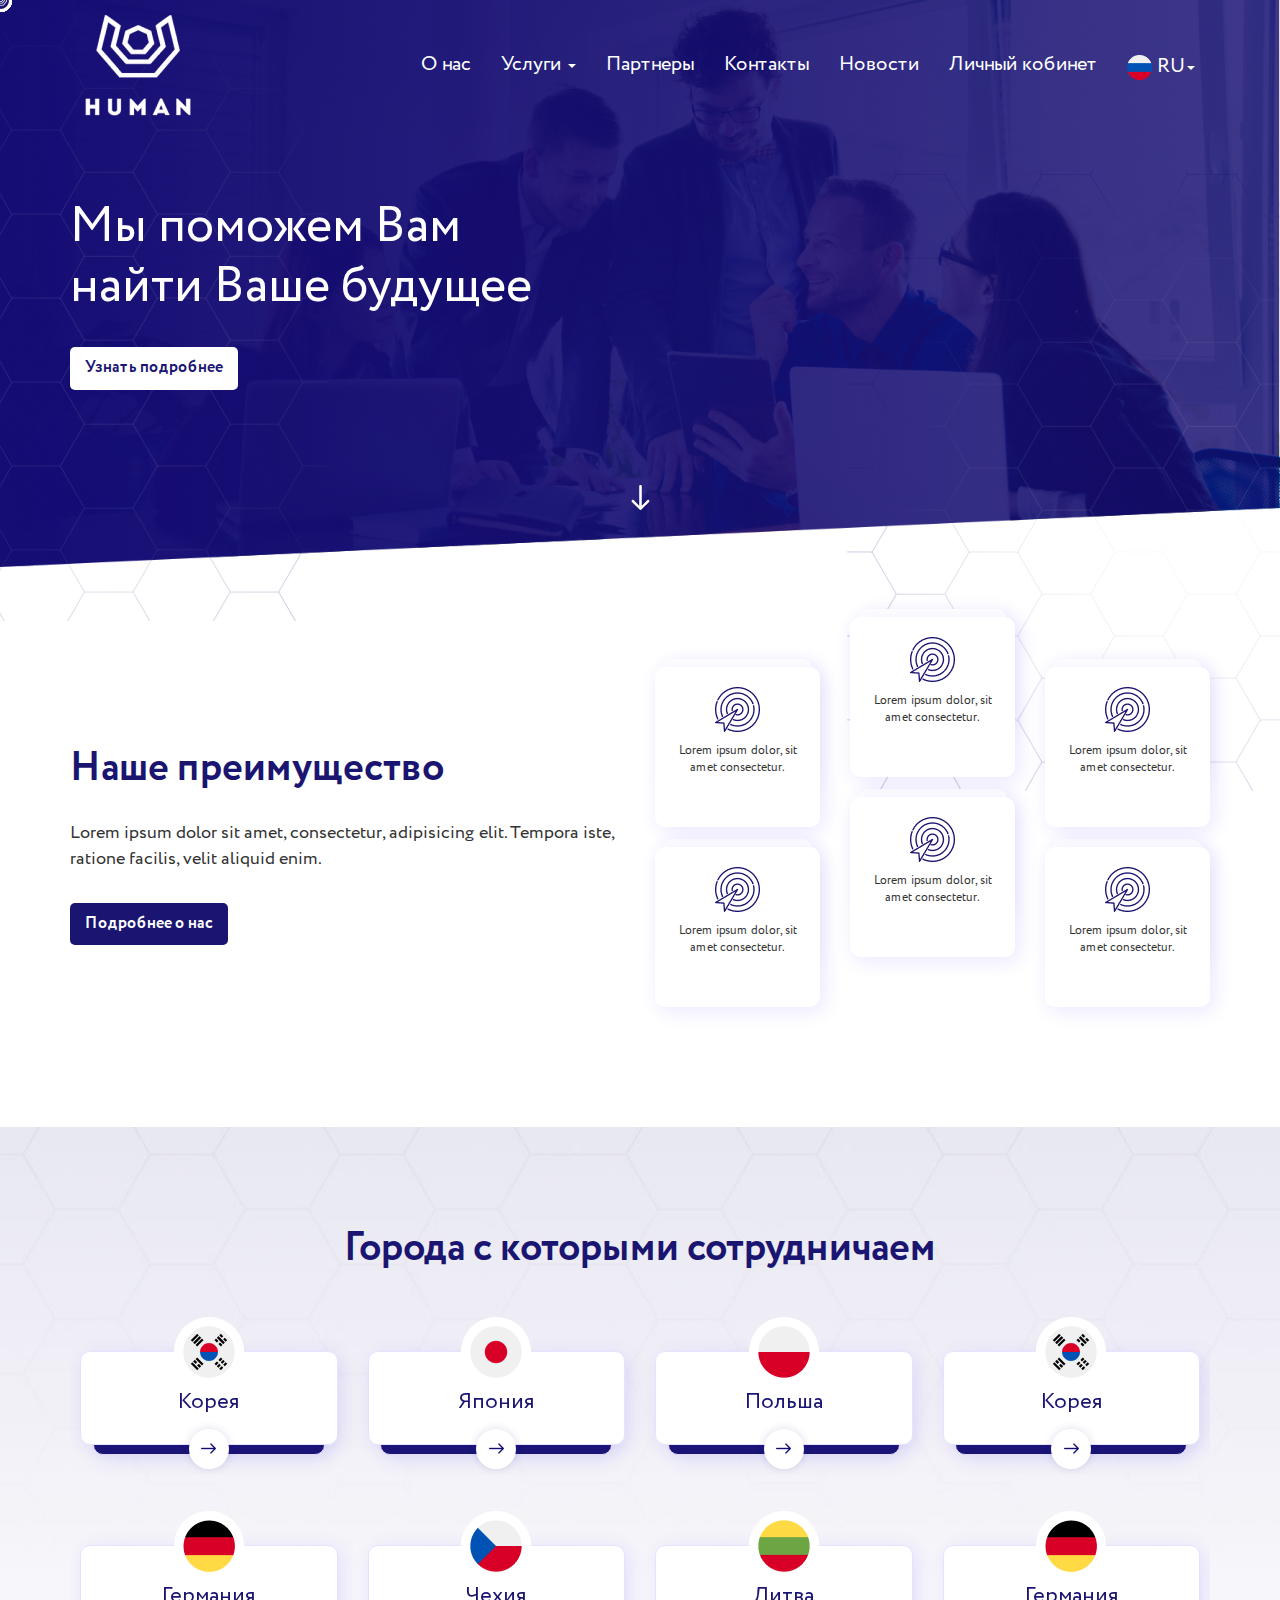
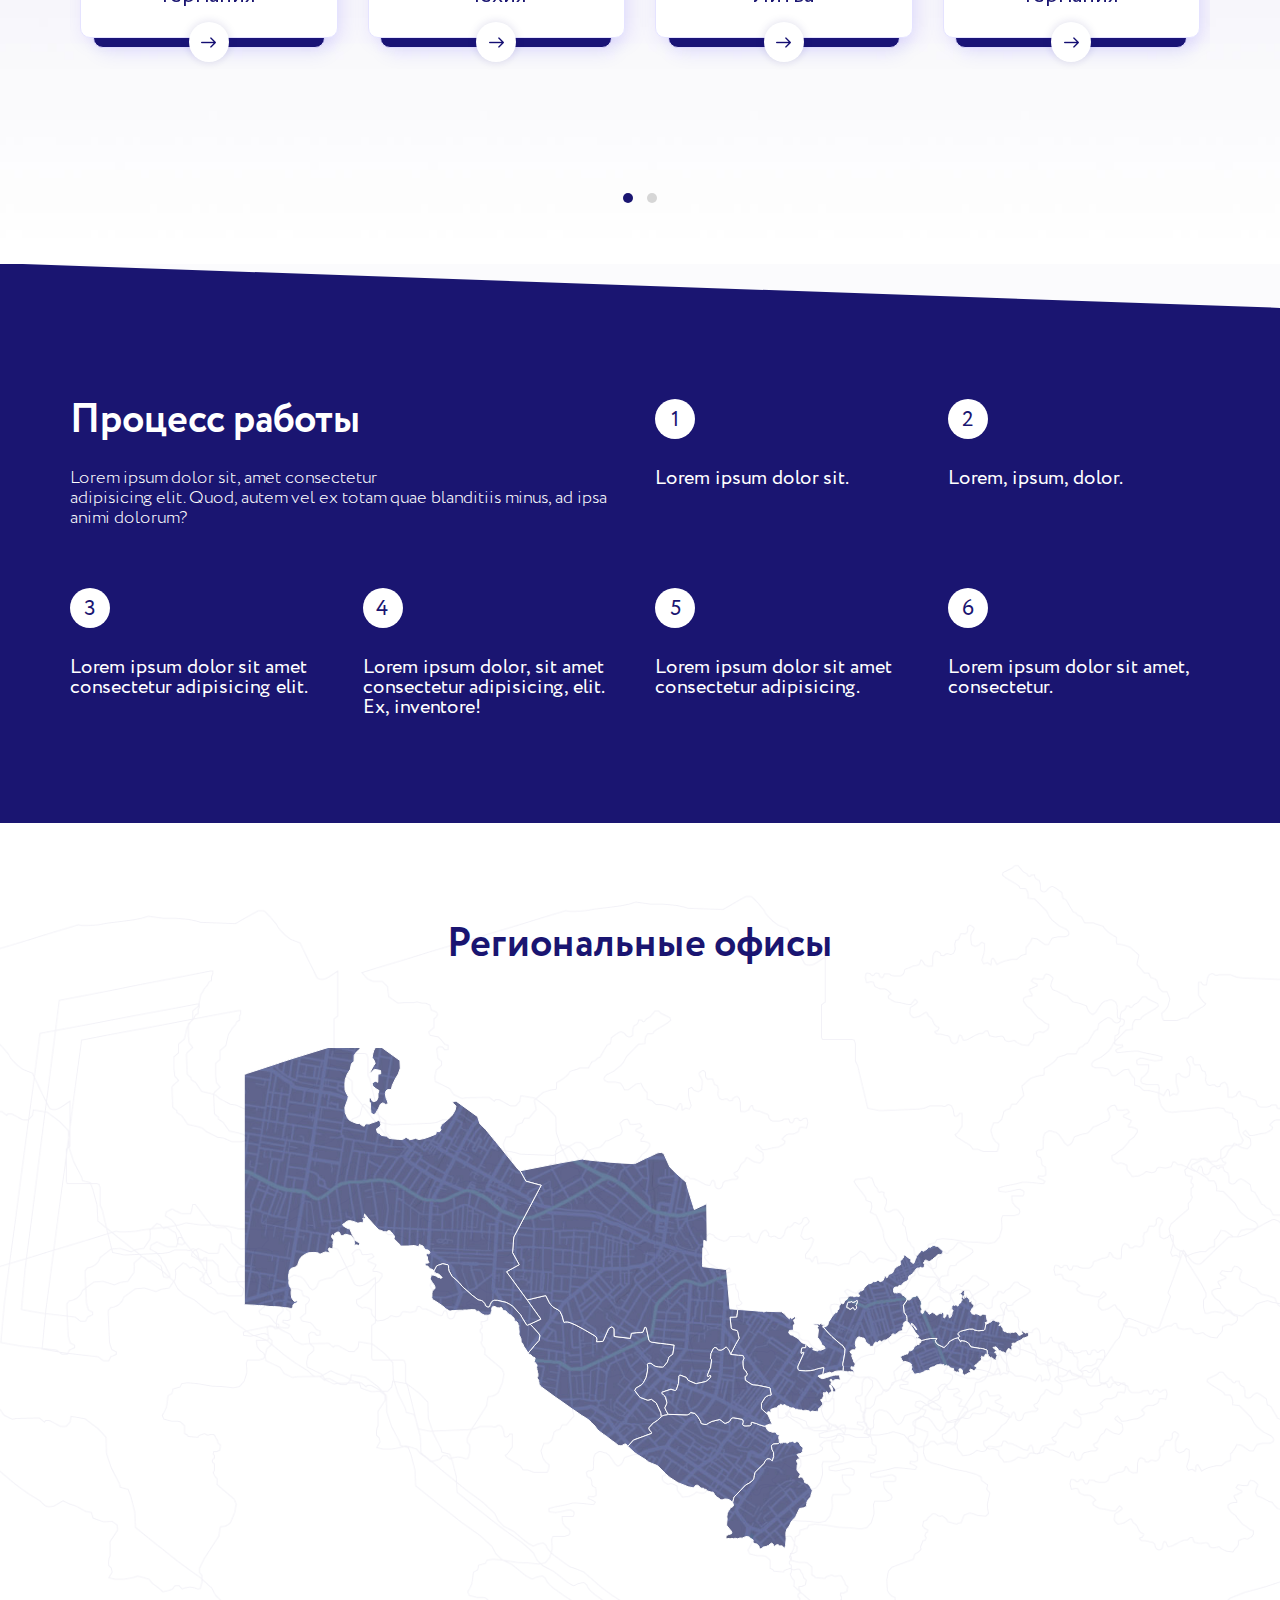
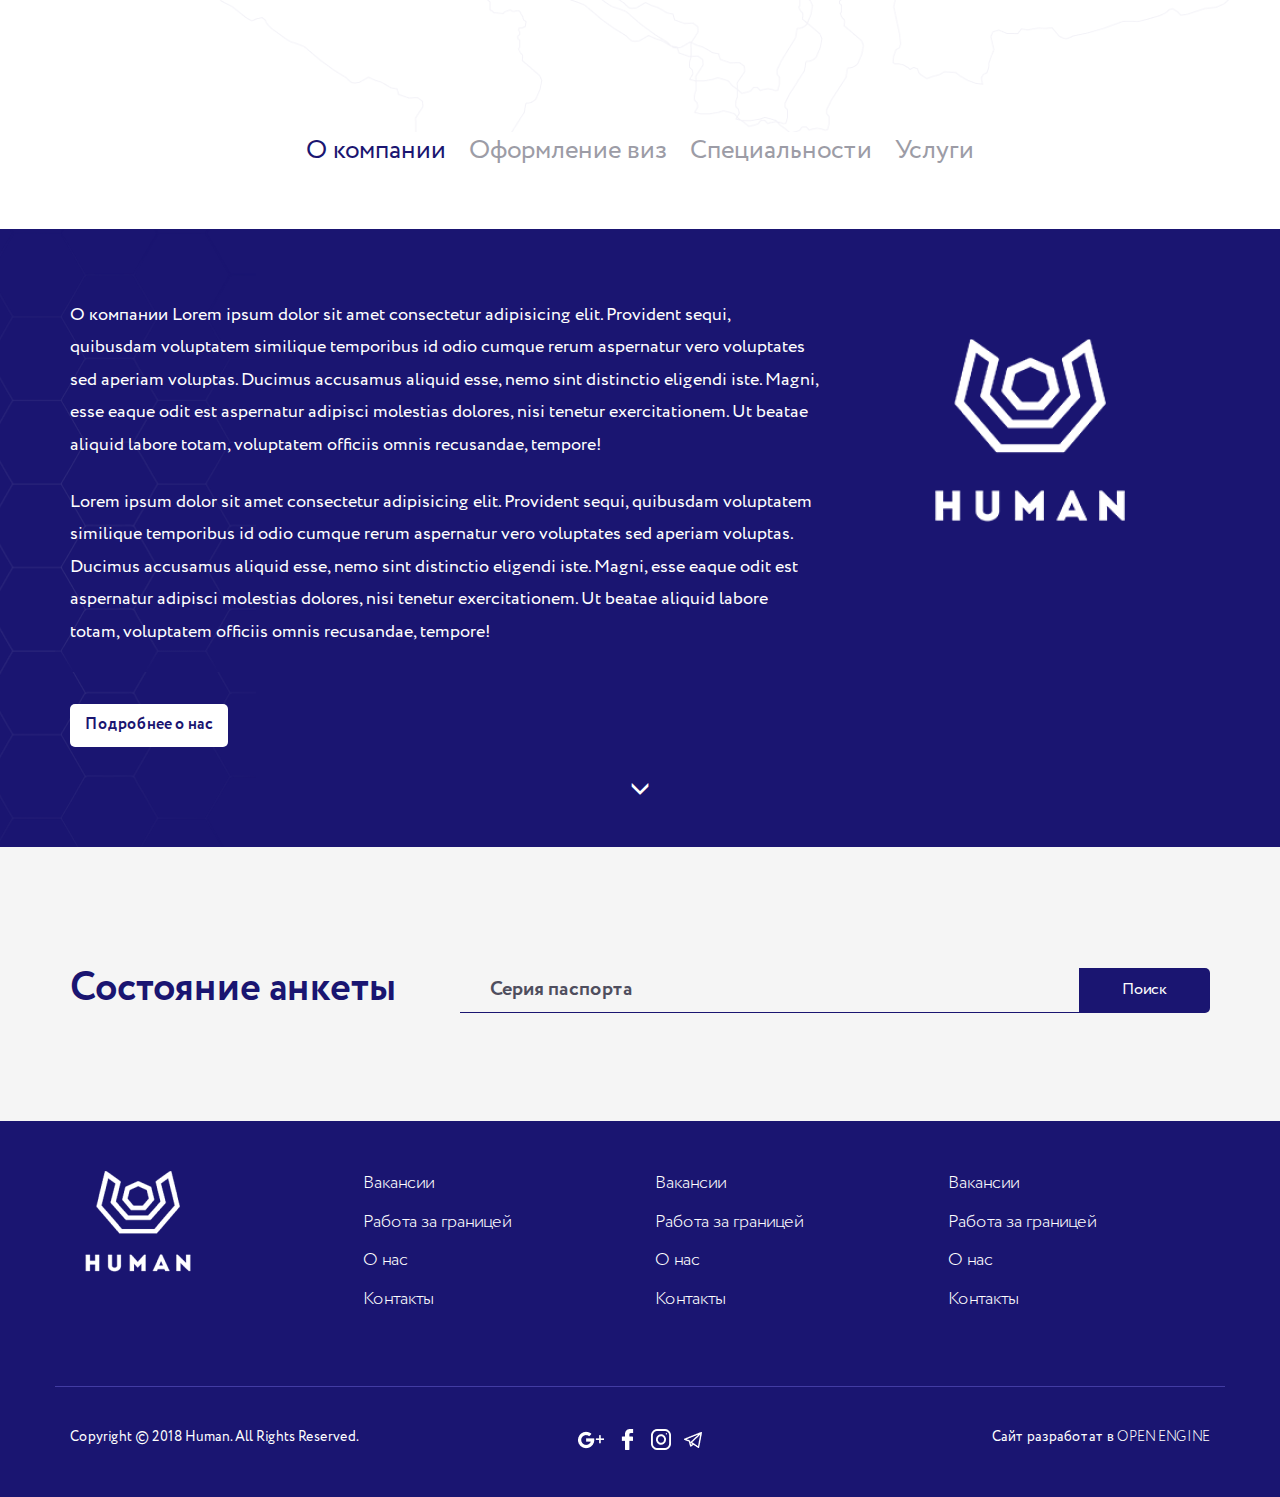
<file: index.html>
<!DOCTYPE html>
<html lang="ru">
<head>
    <meta charset="utf-8">
    <meta http-equiv="X-UA-Compatible" content="IE=edge">
    <meta name="viewport" content="width=device-width, initial-scale=1">
	<title>Human</title>

    <!-- Bootstrap -->
    <link href="css/bootstrap.css" rel="stylesheet">
    <link href="css/owl.carousel.css" rel="stylesheet">
    <link href="css/style.css" rel="stylesheet">

    <!--[if lt IE 9]>
      <script src="https://oss.maxcdn.com/html5shiv/3.7.3/html5shiv.min.js"></script>
      <script src="https://oss.maxcdn.com/respond/1.4.2/respond.min.js"></script>
    <![endif]-->
</head>
<body>
	<header class="index_header">
		<nav class="navbar navbar-default main_menu">
			<div class="container">
			    <!-- Brand and toggle get grouped for better mobile display -->
				<div class="navbar-header">
					<button type="button" class="navbar-toggle collapsed" data-toggle="collapse" data-target="#bs-example-navbar-collapse-1" aria-expanded="false">
					<span class="sr-only">Toggle navigation</span>
					<span class="icon-bar"></span>
					<span class="icon-bar"></span>
					<span class="icon-bar"></span>
					</button>
					<a class="navbar-brand logo" href="#"><img src="images/logo.png" alt=""></a>
				</div>
			    <!-- Collect the nav links, forms, and other content for toggling -->
				<div class="collapse navbar-collapse" id="bs-example-navbar-collapse-1">
					<ul class="nav navbar-nav navbar-right">
						<li><a href="#">О нас</a></li>
						<li class="dropdown">
							<a href="#" class="dropdown-toggle" data-toggle="dropdown" role="button" aria-haspopup="true" aria-expanded="false">Услуги <span class="caret"></span></a>
							<ul class="dropdown-menu">
								<li><a href="#">Lorem ipsum dolor sit.</a></li>
								<li><a href="#">Lorem ipsum dolor sit.</a></li>
								<li><a href="#">Lorem ipsum dolor sit.</a></li>
								<li><a href="#">Lorem ipsum dolor sit.</a></li>
							</ul>
						</li>
						<li><a href="#">Партнеры</a></li>
						<li><a href="#">Контакты</a></li>
						<li><a href="#">Новости</a></li>
						<li><a href="#">Личный кобинет</a></li>
						<li class="dropdown for_flag">
							<a href="#" class="dropdown-toggle" data-toggle="dropdown" role="button" aria-haspopup="true" aria-expanded="false"><img src="images/flag_russia.png" alt="">RU<span class="caret"></span></a>
							<ul class="dropdown-menu">
								<li><a href="#"><img src="images/flag_russia.png" alt="">UZ</a></li>
								<li><a href="#"><img src="images/flag_russia.png" alt="">ENG</a></li>
							</ul>
						</li>
					</ul>
				</div><!-- /.navbar-collapse -->
			</div><!-- /.container-fluid -->
		</nav>
		<div class="main_header" style="background-image: url(images/main_top_img.png);">
			<img src="images/main_top_img.png" alt="" class="main_top_img">
			<img src="images/main_vector.png" alt="" class="main_top_left_absolute_img">
			<img src="images/main_vector_right.png" alt="" class="main_top_right_absolute_img">
		</div>
		<div class="container main_header_text_container">
			<div class="row">
				<div class="col-md-6">
					<div class="main_header_text">
						<h1>Мы поможем Вам <br>найти Ваше будущее</h1>
						<a href="#" class="btn_white">Узнать подробнее</a>
					</div>
				</div>
				<div class="col-md-6"></div>
			</div>
		</div>
		<a href="#index_advantage_for_btn" class="index_down_btn bounce_arrow"></a>
	</header>

	<div class="index_advantage" id="index_advantage_for_btn">
		<div class="container">
			<div class="row">
				<div class="col-md-6 index_advantage_text">
					<h2 class="block_title">Наше преимущество</h2>
					<p>Lorem ipsum dolor sit amet, consectetur, adipisicing elit. Tempora iste, ratione facilis, velit aliquid enim.</p>
					<a href="#" class="btn_blue">Подробнее о нас</a>
				</div>
				<div class="col-md-6 index_advantage_icon">
					<div class="row">
						<div class="col-md-4 col-sm-6">
							<div>
								<img src="images/target.png" alt="">
								<p>Lorem ipsum dolor, sit amet consectetur.</p>
							</div>
						</div>
						<div class="col-md-4 col-sm-6 for_top">
							<div>
								<img src="images/target.png" alt="">
								<p>Lorem ipsum dolor, sit amet consectetur.</p>
							</div>
						</div>
						<div class="col-md-4 col-sm-6">
							<div>
								<img src="images/target.png" alt="">
								<p>Lorem ipsum dolor, sit amet consectetur.</p>
							</div>
						</div>
						<div class="col-md-4 col-sm-6">
							<div>
								<img src="images/target.png" alt="">
								<p>Lorem ipsum dolor, sit amet consectetur.</p>
							</div>
						</div>
						<div class="col-md-4 col-sm-6 for_top">
							<div>
								<img src="images/target.png" alt="">
								<p>Lorem ipsum dolor, sit amet consectetur.</p>
							</div>
						</div>
						<div class="col-md-4 col-sm-6">
							<div>
								<img src="images/target.png" alt="">
								<p>Lorem ipsum dolor, sit amet consectetur.</p>
							</div>
						</div>
					</div>
				</div>
			</div>
		</div>
	</div>

	<div class="index_partner">
		<h2 class="block_title text-center">Города с которыми сотрудничаем</h2>
		<div class="container">
			<div class="row">
				<div class="col-md-12">
					<div class="owl-carousel owl-theme index_partner_carusel">
					    <div class="item">
							<div>
								<div>
							    	<img src="images/flag_korea.png" alt="" class="bounce">
							    	<p>Корея</p>
							    	<a href="#"><span class="str_right"></span></a>
								</div>
							</div>
							<div>
								<div>
							    	<img src="images/flag_germany.png" alt="">
							    	<p>Германия</p>
							    	<a href="#"><span class="str_right"></span></a>
								</div>
							</div>
						</div>
					    <div class="item">
					    	<div>
					    		<div>
							    	<img src="images/flag_japan.png" alt="">
							    	<p>Япония</p>
							    	<a href="#"><span class="str_right"></span></a>
					    		</div>
					    	</div>
					    	<div>
					    		<div>
							    	<img src="images/flag_czech.png" alt="">
							    	<p>Чехия</p>
							    	<a href="#"><span class="str_right"></span></a>
					    		</div>
					    	</div>
					    </div>
					    <div class="item">
					    	<div>
					    		<div>
							    	<img src="images/flag_poland.png" alt="">
							    	<p>Польша</p>
							    	<a href="#"><span class="str_right"></span></a>
					    		</div>
					    	</div>
					    	<div>
					    		<div>
							    	<img src="images/flag_lithuania.png" alt="">
							    	<p>Литва</p>
							    	<a href="#"><span class="str_right"></span></a>
					    		</div>
					    	</div>
					    </div>
					    <div class="item">
							<div>
								<div>
							    	<img src="images/flag_korea.png" alt="" class="bounce">
							    	<p>Корея</p>
							    	<a href="#"><span class="str_right"></span></a>
								</div>
							</div>
							<div>
								<div>
							    	<img src="images/flag_germany.png" alt="">
							    	<p>Германия</p>
							    	<a href="#"><span class="str_right"></span></a>
								</div>
							</div>
						</div>
					    <div class="item">
					    	<div>
					    		<div>
							    	<img src="images/flag_japan.png" alt="">
							    	<p>Япония</p>
							    	<a href="#"><span class="str_right"></span></a>
					    		</div>
					    	</div>
					    	<div>
					    		<div>
							    	<img src="images/flag_czech.png" alt="">
							    	<p>Чехия</p>
							    	<a href="#"><span class="str_right"></span></a>
					    		</div>
					    	</div>
					    </div>
					    <div class="item">
					    	<div>
					    		<div>
							    	<img src="images/flag_poland.png" alt="">
							    	<p>Польша</p>
							    	<a href="#"><span class="str_right"></span></a>
					    		</div>
					    	</div>
					    	<div>
					    		<div>
							    	<img src="images/flag_lithuania.png" alt="">
							    	<p>Литва</p>
							    	<a href="#"><span class="str_right"></span></a>
					    		</div>
					    	</div>
					    </div>
					</div>
				</div>
			</div>
		</div>
	</div>

	<div class="work_process">
		<div class="container">
			<div class="row">
				<div class="col-md-6">
					<h2 class="block_title">Процесс работы</h2>
					<p>Lorem ipsum dolor sit, amet consectetur <br>adipisicing elit. Quod, autem vel ex totam quae blanditiis minus, ad ipsa animi dolorum?</p>
				</div>
				<div class="col-md-3 work_process_step">
					<span>1</span>
					<p>Lorem ipsum dolor sit.</p>
				</div>
				<div class="col-md-3 work_process_step">
					<span>2</span>
					<p>Lorem, ipsum, dolor.</p>
				</div>
			</div>
			<div class="row">
				<div class="col-md-3 work_process_step">
					<span>3</span>
					<p>Lorem ipsum dolor sit amet consectetur adipisicing elit.</p>
				</div>
				<div class="col-md-3 work_process_step">
					<span>4</span>
					<p>Lorem ipsum dolor, sit amet consectetur adipisicing, elit. Ex, inventore!</p>
				</div>
				<div class="col-md-3 work_process_step">
					<span>5</span>
					<p>Lorem ipsum dolor sit amet consectetur adipisicing.</p>
				</div>
				<div class="col-md-3 work_process_step">
					<span>6</span>
					<p>Lorem ipsum dolor sit amet, consectetur.</p>
				</div>
			</div>
		</div>
	</div>

	<div class="regional_office">
		<h2 class="block_title text-center">Региональные офисы</h2>
		
		<div class="container">
			<div class="row">
				<div class="col-md-12">
					<div class="regional_office_marker" id="index_map_jizzak"><img src="images/icon_for_map.png" alt=""><p>ДЖИЗАК<br>ул.Х,Рахмонов</p></div>
					<div class="regional_office_marker" id="index_map_samarkand"><img src="images/icon_for_map.png" alt=""><p>САМАРКАНД<br>ул.Х,Рахмонов,200а</p></div>
					<div class="regional_office_marker" id="index_map_bukhara"><img src="images/icon_for_map.png" alt=""><p>БУХАРА<br>ул.Х,Рахмонов,13,202</p></div>
					<div class="regional_office_marker" id="index_map_kashkadarya"><img src="images/icon_for_map.png" alt=""><p>КАШКАДАРЁ<br>ул.Х,Рахмонов,350</p></div>
					<div class="regional_office_marker" id="index_map_sirdaryo"><img src="images/icon_for_map.png" alt=""><p>СИРДАРЁ<br>ул.Х,Рахмонов</p></div>
					<div class="regional_office_marker" id="index_map_fergana"><img src="images/icon_for_map.png" alt=""><p>ФЕРГАНА<br>ул.Х,Рахмонов,4</p></div>
					<div class="regional_office_marker" id="index_map_andijan"><img src="images/icon_for_map.png" alt=""><p>АНДИЖАН<br>ул.Х,Рахмонов,35а</p></div>
					<div class="regional_office_marker" id="index_map_navoi"><img src="images/icon_for_map.png" alt=""><p>НАВОИ<br>ул.Х,Рахмонов,35а</p></div>
					<svg
						xmlns:mapsvg="http://mapsvg.com"
						xmlns:dc="http://purl.org/dc/elements/1.1/"
						xmlns:rdf="http://www.w3.org/1999/02/22-rdf-syntax-ns#"
						xmlns:svg="http://www.w3.org/2000/svg"
						xmlns="http://www.w3.org/2000/svg"
						mapsvg:geoViewBox="55.997099 45.594337 73.133286 37.176101"
						width="792.4873"
						height="100%"
						viewBox="0 0 800 550"
						>
						<mask id="index_map_svg_img">
						<path
							style="fill:#000;fill-opacity:1;stroke:#000;stroke-width:0.5;stroke-opacity:1"
							d="m 134.41007,7.1297222 -3.4,6.4199998 -1,3.43 -0.61,3.82 2.02,2.82 1,3.02 -1.81,2.62 -2.82,5.23 -1.41,2.21 2.22,-1 1.61,-2.02 1.41,-1 3.82,0.6 2.42,0.6 0.2,3.23 -2.82,0.4 -0.2,8.25 -2.01,-1.01 -1.81,0.41 -1.82,2.01 0.61,2.42 3.22,2.61 3.02,1.81 -1.01,3.23 0,4.02 -1.41,3.02 -2.82,1.01 -1.81,-1.01 -1.2,-2.82 -1.62,0 0,3.42 1.21,1.61 0.2,6.24 0.41,4.03 3.02,1.81 2.21,-2.41 2.42,-4.23 1.81,-4.03 2.41,-1.41 3.02,1.61 2.42,-0.8 -0.81,-2.82 -1.21,-2.62 -0.8,-4.62 0.6,-2.62 1.41,-1.41 1.81,-0.2 2.22,0 1,-4.23 2.82,-6.04 3.22,-5.43 2.02,-5.84 -0.36,-7.73 0,0 56.78,40.99 0,0 -3.89,0.36 1.01,2.01 1.61,1.41 1.01,1.41 -0.81,3.82 -2.82,5.03 -4.63,4.63 -6.24,5.04 -1.61,3.42 1.01,1.81 -1.21,1.81 -3.42,0 -0.6,2.62 -7.05,2.819998 -4.83,1.61 -5.03,1 -3.63,-1.21 -2.01,0.61 -3.82,0.8 -1.21,-1 -2.42,-1.41 -3.62,2.21 -4.43,-0.2 -6.04,-0.6 -3.02,-0.41 -2.61,-2.21 -5.24,-0.799998 -1.81,-1.82 -2.21,-1 -1.01,-3.63 2.82,-1.81 1.81,-2.21 -0.8,-3.63 -1.61,-1 -2.62,1.21 -5.03,1.61 -1.82,0.8 -2.41,-0.2 -1.61,0.4 -1.01,2.02 -2.01,-0.61 -2.62,-2.01 -3.02,-0.2 -4.02,-1.61 -3.02,-1.41 -2.22,-2.62 -2.21,-5.23 -0.4,-5.24 3.02,-8.45 0.4,-2.62 -2.01,-3.62 -1.21,-2.82 -0.2,-6.04 0.4,-4.63 2.01,-5.43 3.02,-4.83 1.21,-5.64 2.62,-2.62 0.2,-5.83 2.01,-3.22 3.83,-3.43 0.2,-4.8299998 1.61,-3.22 0.17,-3.55 0,0"
							class="water"
							title="Aral Sea"
							id="UZ-AS" />
						<path
							d="m 676.69007,291.55972 -1.51,-1.77 -1.2,-0.52 0.27,-0.37 -0.73,0.55 -0.27,0.48 0.19,0.67 1.01,0.03 1.22,0.9 3.18,4.31 0.2,-0.35 -0.64,-1.58 -0.77,-0.98 z"
							title="Sarvan (Sughd Province, Tajikistan)"
							id="TJ-SU" />
						<path
							d="m 750.33007,320.40972 -0.11,-3.61 -0.31,-0.84 -4.01,-1.28 -2.25,-0.45 -0.24,0.17 -0.33,0 -9.25,-1.57 -2.24,-3.46 -0.62,-0.65 -3.02,-1.56 -4.16,-0.6 -0.2,1.45 -3.03,-4.48 0,0 1.9,-1.21 -2.2,-2.67 2.03,-1.9 1.19,-0.8 8.59,-2.19 3.68,0.03 0.57,0.26 0.73,0.56 3.33,0.74 1.46,0.15 4.88,-0.44 0.53,-0.27 0.4,-0.45 1.26,-5.87 0,0 0.24,0.15 0.67,-0.01 2.85,-1.35 0.76,-0.18 1.22,-0.92 1.13,-1.24 0.69,-0.07 0.15,0.18 1.32,0.35 0.97,0.68 0.89,0.05 0.79,0.4 0.86,-0.09 0.78,0.17 0.66,0.32 0.26,1.17 -0.1,0.65 -0.82,1.52 0.01,0.22 0.18,0.22 0.15,-0.02 0.46,-0.72 0.23,-0.05 0.24,-0.03 0.47,0.24 0.42,0.39 1.32,2.26 0.58,0.69 0.2,2 0.77,0.55 1.2,0.35 1.33,0.65 1.57,0.58 0.55,-0.2 1.82,0.29 0.94,-0.4 0.92,-0.19 0.68,0.21 2.21,-0.56 0.72,0.02 0.82,0.45 1.52,1.67 0.38,1.05 0.17,0.15 0.66,0.16 0.51,-0.04 0.65,-0.25 0.19,-0.3 0.64,-0.33 0.4,-0.48 0.58,-0.02 0.35,-0.21 -0.15,-0.54 -0.58,-0.4 -0.35,-0.49 0.43,-1.42 0.23,-0.23 0.43,0.01 1.01,1.46 0.9,0.2 1.13,0.76 0.95,-0.52 1.5,0.07 0.43,0.38 0.23,0.97 -0.43,1.74 -0.43,0.61 -0.45,0.31 -2.88,1.21 -1.66,0.24 -0.63,0.87 -1.16,0.8 -1.4,0.78 -0.81,0.17 -0.05,0.23 -0.87,0.2 -1.34,0.74 -1,0.96 -1.54,0.5 -1.13,-0.15 -0.79,0.11 -0.31,0.36 -0.05,0.32 0.14,0.44 0.38,0.46 0.03,0.34 -0.74,0.61 -0.1,0.42 0.18,2.74 -0.07,1.07 -0.65,0.21 -0.52,-0.3 -0.96,-0.98 -1.5,-0.34 -0.32,0.37 -0.05,0.76 -0.87,0.63 -0.14,0.24 -0.21,1.4 -0.58,1.07 -0.67,0.16 -0.42,-0.04 -1.39,-1.12 -1.47,-0.07 -0.69,-0.38 -0.91,-0.87 -0.51,-0.18 -0.68,0.29 -0.21,-0.04 -1.37,-1.67 -0.55,-1 -1.39,-1.17 -0.4,-0.19 -0.98,0.43 -1.1,0.01 -0.4,0.54 0.15,0.28 1.12,0.38 0.32,0.31 0.46,1.03 1.05,0.32 0.41,0.56 -0.04,0.55 -0.35,0.4 -1.03,0.1 -0.27,0.19 -0.17,0.51 0.14,0.45 1.08,-0.11 0.26,0.37 0.23,1.47 0.49,0.53 0.24,0.75 -1.14,2.67 0.28,0.83 -0.07,0.64 -0.17,0.16 -0.3,0.06 -1.48,-0.38 -0.45,-0.27 -1.55,-1.6 -0.65,-0.46 -0.29,-0.1 -0.8,0.3 -0.32,-0.21 -0.5,-0.71 -0.29,-0.21 -0.9,0.01 -0.27,-0.11 -0.18,-0.4 0.33,-1.13 -0.06,-0.25 -0.45,-0.27 z"
							title="Andijon"
							id="index_map_andijan_path" />
						<path
							d="m 421.26007,383.36972 -3.77,3.59 -3.35,2.22 -0.57,0.11 -4.4,4.71 -0.35,1.03 0.15,0.86 0.71,1.2 0.83,0.88 0.82,1.17 0.23,0.51 -0.28,0.61 -18.12,6.64 -5.61,6.23 0,0 -2.13,-2.3 -0.41,-0.03 -1.18,0.3 -2.1,1.21 -1,0.26 -1.05,0.02 -1.38,-0.18 -0.85,-0.42 -2.95,-2.43 -2.87,-2 -6.79,-5.22 -1.82,-1.17 -4.68,-3.44 -1.31,-1.29 -1.15,-1.39 -0.29,-0.63 -0.41,-0.37 -0.78,-1.23 -3.57,-3.46 -2.02,-2.15 -3.97,-2.81 -4.38,-2.62 -4.45,-3.15 -4.24,-2.78 -10.26,-7.3 -6.96,-4.77 -14.33,-10.53 -1.18,-1.1 -0.91,-1.29 -0.16,-0.53 -0.2,-0.9 0.06,-0.55 -0.29,-0.7 -0.13,-1.75 -1.41,-2.07 0.02,-0.65 0.69,-1.19 0.08,-2.63 -0.38,-1.01 -0.14,-1.23 -0.59,-2.04 -0.06,-1.14 -0.23,-0.77 0.04,-0.6 0.36,-0.91 -0.03,-1.01 -0.75,-1.34 -1.16,-1.05 -0.72,-1.06 -0.06,-0.51 0.5,-1.54 0.29,-1.47 -0.04,-0.31 -1.32,-0.52 -1.32,-0.84 -1.32,-1.45 -1.27,-0.57 -1.32,-0.87 -0.4,-0.56 0,0 6.28,-7.61 4.59,-5.13 0.79,-3.8 0.03,-1.54 -0.68,-1.15 -5.91,-6.68 -3.24,-3.33 0,0 10.94,-5.06 -13.78,-19.18 0,0 0.56,-0.28 3.67,-0.92 13.55,-3.21 1.05,-0.08 3.34,6.7 1.39,2.06 2.15,2.32 2.39,1.55 3.54,1.9 1.57,1.58 2.08,4.35 1.4,5.15 0.57,1.39 0.88,-0.09 0.45,-0.37 2.04,-0.05 3.16,0.91 5.38,2.31 8.48,4.6 9.83,5.7 2.12,1.67 0.56,1.05 0.34,1.49 -0.48,2.23 3.4,-0.09 2.64,-0.23 0.55,-0.19 5.38,-12.19 1.04,-1.09 2.19,-1.17 0.88,0.15 1.67,1.93 0.1,7.61 16.19,1.89 0.19,-0.49 0.82,-4.49 0.57,-0.19 5.02,-0.58 3.79,-0.06 2.27,-0.38 1.13,-2.68 0.72,-2.1 0.45,-0.19 0.97,0.22 0.79,2.83 2.14,10.12 1.14,1.1 0.8,0.42 1.03,0.34 8.63,1.19 5.93,0.63 7.97,1.14 -1.4,9.26 -3.99,2.81 -0.17,1.03 -1.45,4.13 -3.35,4.14 -0.64,0.61 -0.94,0.38 -3.85,-0.23 -2.9,-0.54 -2.01,-0.99 -0.82,-0.79 -2,-1.3 -2.06,-0.12 -1.11,0.48 -0.36,0.62 0.36,3.32 -0.45,4.36 -1.29,5.71 -2.53,4.78 -2.13,2.47 -4.4,2.67 -0.89,0.33 -1.42,2.72 4.27,5.79 1.19,1.15 7.06,2.67 1.08,0.06 3.2,-0.78 4.91,3.69 4.39,9.39 0.36,1.15 z"
							title="Buxoro"
							id="index_map_bukhara_path" />
						<path
							d="m 673.77007,331.35972 0.1,-0.66 -0.23,-0.55 -0.74,-0.66 -2.91,-1.31 -1.63,-0.33 -1,-0.4 -0.32,0 -0.9,0.43 -0.43,-0.03 -0.46,-0.21 -0.33,-0.37 -0.46,-1.11 -0.29,-0.31 -0.28,-0.1 -0.15,-0.74 -0.91,-1.77 -0.06,-0.61 0.13,-0.2 0.81,-0.22 1,-0.81 1.19,-0.22 1.1,-0.57 2.05,-0.72 0.8,0 0.47,-0.41 0.12,-0.81 0.44,-0.44 0.14,-0.89 0.19,-0.4 0.4,-0.22 0.59,-0.08 0.77,0.07 0.48,-0.36 0.72,-0.02 0.43,-0.16 0.87,-1.11 1.11,-2.22 0.36,-0.38 0.65,-0.18 0.68,-0.73 0.51,-0.17 0.15,-0.28 0.41,-0.08 0.41,-0.5 0.97,-0.22 0.4,0.28 0.32,0.03 0.05,-0.66 -0.18,-0.99 0.31,-0.23 0.28,0.25 0.66,-0.04 0.44,-0.58 0.3,-1 0.58,-0.53 0.06,-0.26 0,0 0.34,-0.09 0.26,-0.26 4.87,-1.25 3.37,-0.61 6.76,-0.1 0,0.22 -0.37,0.52 -1.36,1.66 0.83,1.97 1.87,1.86 5.59,2.73 0.4,0.08 0.75,-0.42 3.02,-2.85 0.76,-0.99 0.74,-1.45 1.24,-0.8 4.11,-2.23 3.44,-1.03 0,0 3.03,4.48 0.2,-1.45 4.16,0.6 3.02,1.56 0.62,0.65 2.24,3.46 9.25,1.57 0.33,0 0.24,-0.17 2.25,0.45 4.01,1.28 0.31,0.84 0.11,3.61 0,0 -0.49,0.04 -1.07,-0.26 -0.39,0.08 -0.51,1.38 -0.3,0.5 -0.63,0.6 -0.46,0.24 -0.37,0.07 -0.59,-0.2 -0.89,-0.59 -0.46,1.04 0.45,1.71 -0.14,0.34 -0.64,0.71 -0.07,0.57 -0.29,0.4 -1.37,0.41 -1.04,1.34 -0.51,0.38 -0.8,1.13 -1.19,0.52 -0.93,0.86 -0.12,0.26 0.21,0.5 0.98,0.23 0.98,0.89 -0.07,0.49 -1.11,1.03 -0.46,1.08 -0.29,0.32 -0.66,0.33 -0.62,-0.02 -1.27,-0.92 -2.02,-0.47 -0.48,0.39 -0.13,0.48 0.05,0.27 0.74,1.13 0.02,0.53 -0.75,0.5 -0.54,-0.03 -2.49,1.59 -1.32,0.42 -0.92,0.66 -0.35,0.06 -0.25,-0.14 -0.46,-0.85 -0.43,-0.51 -0.24,-0.07 -0.36,-0.4 -0.15,-0.36 0.17,-1.9 -0.19,-0.81 -0.68,-0.91 -0.52,-0.36 -0.77,-0.08 -1.23,0.12 -0.11,0.84 0.24,1.43 -0.21,0.95 0.08,0.56 -0.12,0.2 -0.29,-0.03 -0.81,-0.96 -1,0 -0.55,0.19 -0.92,-0.58 -1.77,-0.79 -0.22,-0.54 0.19,-1.35 -0.24,-0.52 -1.3,-0.03 -1.54,-0.4 -0.63,-0.5 -1.09,-1.23 -0.41,-0.27 -0.49,-0.15 -0.5,0.22 -0.62,0.06 -0.16,-0.31 0.09,-0.39 -0.32,-0.25 -1.53,0.64 -0.75,0.1 -0.27,-0.1 -0.15,-0.27 -0.02,-1 -1.54,0.11 -1.01,-0.34 -1,-0.09 -0.83,0.11 -1.38,0.46 -0.98,-0.02 -0.61,0.21 -2.56,1.78 -1.95,0.35 -2.07,0.9 -0.45,0.29 -0.14,0.27 0.31,0.92 -0.11,0.97 -2.38,0.07 -1.95,0.35 -0.27,-0.09 -1.7,1.26 -2.47,1.1 -1.58,0.33 -1.4,0.12 -3.13,0.69 -0.83,-0.34 -1.18,-2.14 -0.32,-0.88 -0.72,-0.39 -0.53,-0.94 0.13,-0.11 0.07,-1.28 0.37,-0.99 -0.55,-1.75 z"
							title="Farg‘ona"
							id="index_map_fergana_path" />
						<path
							d="m 580.63007,374.69972 -0.48,0.25 -0.21,1.54 -0.32,1.02 -0.82,0.73 -1.08,-0.38 -1.15,0.26 -2.96,-0.47 -1.86,0.81 -0.39,-0.12 -0.79,-0.76 -0.51,-0.24 -1.42,-0.32 -1.77,-0.21 -1.26,0.14 -0.93,0.26 -0.74,-0.13 -1.02,-0.59 -0.74,0.1 -2.23,-0.16 -0.97,-0.48 -0.74,-0.19 -1.09,0.09 -0.6,-0.15 -1.1,-0.85 -0.91,-0.37 -1.37,-0.08 -0.92,0.1 -1.87,-0.84 -0.96,-0.88 -1.38,-0.08 -2.43,-1.65 -0.7,0.39 -1.21,0.32 -1.93,-0.83 -0.4,-0.01 -0.88,1.02 -1.09,0.38 -0.64,0.45 -0.94,1.53 -0.58,0.16 -1.43,0.03 -3.98,1.49 -0.12,0.68 0.2,1.61 -0.41,0.51 -2.22,-0.55 -0.46,0.11 -0.35,0.8 -0.02,1.31 0.32,0.51 0,0 -4.53,-3.82 -1.03,-1.05 -0.65,-0.96 -0.21,-0.95 -0.02,-4.16 0.1,-0.37 3.22,-5.24 0.76,-0.91 0.69,-0.54 2.16,-1.03 1.54,-0.38 1.3,-0.15 -0.08,-1.02 -1.07,-5.96 -0.21,-0.24 -11.87,-2.53 -4.81,-0.4 -2.12,-0.8 -5.83,-3.93 -0.35,-3.71 0.1,-0.35 1.24,-0.29 0.24,-0.16 0.45,-1.34 0.07,-0.81 -1.44,-2.81 -1.86,-1.66 -0.84,-4.1 -0.1,-3.93 0.14,-0.77 0.83,-1.83 -0.01,-1.1 -0.96,-2.18 -4.61,-0.1 -7.79,-0.92 0,0 0.73,-1.79 4.43,-8.59 3.12,-5.32 0.28,-0.74 -1.57,-6.86 -0.23,-0.53 -0.25,-0.23 -4.27,-1.05 -0.95,-0.58 -0.72,-1.27 -1.13,-10.64 6.71,-0.22 0.29,-2.93 0.22,0.04 0.52,-4.76 0,0 17.4,1.31 4.64,0.52 2.72,0.01 0.85,0.56 0.87,0.13 1.25,-0.41 1.27,-0.2 15.41,0.47 1.41,1.29 0.87,0.23 2.05,2.49 3.32,3.08 1.47,-1.3 0.84,1.19 3.05,-1.98 1.38,1.29 0.59,-0.26 0.79,0.47 -2.47,0.53 -1.41,1.48 1.39,3.45 -1.48,1.47 0.08,5.22 -4.07,0.15 -0.73,2.28 1.44,2 2.44,0.68 5.77,3.4 3.59,4.03 3.79,1.34 0.44,0.38 0,0 -0.17,2.84 -0.34,0.61 -1.86,-0.1 -2.1,0.54 -0.48,4.89 0.16,0.27 2.11,-1.02 0.33,-0.1 0.16,0.2 -0.15,0.77 -0.77,2 -4.95,11.04 -0.2,1.52 0.15,0.96 0.34,0.9 0.66,0.97 0.32,0.05 6.55,0.31 4.57,-0.17 4.02,-0.82 2.28,-0.79 7.13,-1.64 0.31,0.68 -1.01,6.41 0,0 -1.55,0.28 -0.09,0.14 -2.89,0.84 -0.24,0.6 0.86,0.8 2.62,1.54 1.23,-0.03 2.15,-0.45 1.31,-0.56 2.87,-0.81 1.23,-0.55 3.43,-0.89 1.68,-0.21 3.15,-0.11 0.84,0.65 0.41,1.28 0.45,2.38 -0.32,0.66 -0.75,0.06 -1.53,-0.36 -0.9,-0.01 -0.75,0.03 -1.52,0.35 -1.17,0.88 -0.21,1.04 -0.15,0.12 -0.46,-0.26 -0.3,-1.29 -0.73,-1.1 -0.65,-0.1 -0.58,0.2 -0.24,0.28 -0.03,0.53 0.35,0.57 0.94,0.94 0.05,0.63 -0.41,1.35 0.03,0.3 1.5,1.4 2.61,3.24 0.54,1.1 0.04,0.75 -0.2,0.69 -0.71,0.72 -0.81,0.1 -0.62,-0.31 -0.6,-0.94 -0.07,-1.78 -1.35,-3.21 -0.72,-0.88 -0.4,-0.07 -0.47,0.22 -0.12,0.4 0.08,1.1 1.04,1.98 0.81,1.92 0.03,0.69 -0.36,0.8 -0.36,0.27 -0.92,0.21 -0.3,0.39 -0.27,1.43 -0.24,0.22 -0.46,0.11 -0.56,-0.42 -0.31,-1.27 -0.78,-0.89 -0.46,-0.13 -1.47,1.23 -0.51,-0.3 -1.2,-0.15 -0.09,1.15 0.3,1.67 -0.32,1.31 -0.49,0.85 -0.25,0.92 -0.3,0.56 -0.64,0.27 -0.63,0.04 -0.42,0.51 0.27,0.64 1.88,2.68 -0.27,1.72 -2.37,2.68 z"
							title="Jizzax"
							id="index_map_jizzak_path" />
						<path
							d="m 749.31007,281.14972 -0.5,-0.84 -0.46,-0.29 -0.45,-0.07 -0.45,0.24 -1.05,-0.35 -0.76,-0.03 -1.88,1.36 -0.35,0.08 -0.68,-0.3 -1.74,-1.12 -1.14,-0.31 -1.22,-0.14 -1.16,0.79 -0.46,-0.22 -0.56,-0.05 -1.62,-0.65 -0.32,-0.41 0.02,-0.88 -0.56,-0.06 -0.37,-0.2 -0.07,-0.21 0.64,-2 0.92,-1.61 0.78,-0.8 0.47,-0.82 0.56,-1.35 -0.05,-0.25 -1.08,-0.58 -0.85,-1.03 -0.28,-0.65 0.13,-1.3 -0.14,-0.37 -0.38,-0.28 -0.41,0.24 -0.34,0.56 -0.81,0.17 -0.25,-0.17 -0.06,-0.19 0.26,-1.3 -0.62,-1.06 -1.4,-1.35 -1.05,-2.21 -0.37,-0.1 -0.14,0.12 -0.11,1.69 -0.17,0.26 -0.31,0.07 -0.21,-0.41 -0.1,-0.68 -0.31,-0.27 -0.38,-0.03 -0.63,0.45 -0.12,0.4 0.41,0.66 -0.06,0.56 -0.27,0.21 -0.42,-0.26 -0.41,-0.71 -0.1,-0.46 0.09,-0.43 0.84,-1.1 0.46,-0.83 0.07,-0.47 -0.24,-1.41 0.13,-0.3 -0.06,-0.74 0.43,-0.9 -0.35,-0.61 -1.14,-0.05 -0.36,0.1 -0.77,0.72 -0.76,1.36 -0.44,0.5 -1.26,0.43 -0.24,0.35 0.05,0.42 0.32,0.24 1.14,0.11 0.57,0.23 0.5,0.78 0.13,0.68 -0.34,1.22 -0.44,0.81 -0.04,0.41 0.8,1.23 -0.29,0.66 -0.66,0.72 -0.36,0.7 -0.27,0.98 -0.22,0.01 -0.36,-0.25 -0.26,0.25 -0.32,0.72 -0.6,0.49 -0.17,0.58 -0.17,0.04 -0.25,0.95 -0.38,0.32 -0.6,-0.16 -0.61,-0.69 -0.4,-0.22 -0.88,-0.02 -0.42,0.35 -0.67,0.14 -0.82,-0.51 -0.32,0.07 -1.44,1.72 -0.05,0.41 0.25,0.77 -0.26,0.85 0,0.53 0.18,0.37 0.86,0.37 0.3,0.72 -0.89,2 -0.32,1.99 -0.71,1.61 -0.03,0.37 -1.03,1.12 -0.53,0.04 -0.26,-0.17 -0.15,-0.29 -0.23,-1.77 -0.23,-0.49 -0.79,-0.83 -0.39,-0.19 -0.54,0.01 -0.51,0.3 -0.35,0.41 -0.23,1.41 -0.4,0.76 -0.8,0.75 -0.51,0.12 -0.38,-0.11 -0.14,-0.3 0.22,-2.39 -0.26,-1.43 -0.26,-0.42 -0.95,-0.63 -0.3,-0.04 -0.62,0.29 -0.13,0.4 0.04,0.54 -0.31,0.23 -0.28,-0.06 -0.43,-1.06 -0.32,-0.01 -0.35,0.3 -0.47,0.72 -0.48,-0.02 -0.26,0.15 -0.83,0.88 -0.5,0.29 -0.4,0.03 -1.21,-0.43 -0.41,-0.37 -0.61,-1.02 -0.8,-0.19 -1.23,-0.8 -0.59,0.03 -2.66,1.81 -0.56,-0.2 -0.54,-1.23 -0.92,-0.86 -0.86,-0.54 -0.58,-0.85 -0.53,-0.5 -0.27,-0.04 -0.71,0.32 -0.47,0.68 -0.83,2.06 -0.3,0.44 -0.33,0.16 -0.86,-0.35 -0.5,-0.61 -0.22,-0.9 0.03,-1.09 0.74,-0.95 0.18,-0.6 -0.1,-0.35 -0.62,-0.91 -0.25,-0.74 -0.07,-1.79 0.42,-0.92 0.25,-1.16 -0.49,-2.05 -2.55,-4.08 -0.42,-1.17 -0.19,-0.16 -1.21,-0.34 -0.31,0.03 -1.14,0.85 -1.23,-0.06 -1.52,0.48 -0.98,0.84 -0.41,0.74 -1.68,1.39 -2.08,0 -0.5,-0.54 0,0 -0.68,1.93 -2.97,4.11 0.67,7.3 1.91,2.62 0.66,1.34 0.24,2.33 0.03,1.75 -0.15,0.88 0.2,0.42 0,0 0.45,-0.02 0.73,0.4 0.27,0.68 1.1,0.89 0.07,0.62 0.32,0.24 0.88,1.19 0.68,0.02 0.55,1.37 1.01,1.25 0.39,0.89 1.11,1.65 0.46,1.18 0.27,0.01 0.12,0.37 0.97,0.83 0.56,1.37 0.83,0.31 0.53,0.47 0.73,0.99 -0.48,0.38 -0.17,-0.09 -0.29,0.18 0.08,0.32 -0.19,0.29 -0.37,0.1 -0.57,-0.25 -0.47,-1.21 -0.37,1.24 0.04,0.71 0.32,0.64 0.83,-0.24 1.23,0.1 0.85,0.45 -0.28,0.18 0.9,0.04 0.43,0.23 1,0.85 0.22,0.49 0,0 0.34,-0.09 0.26,-0.26 4.87,-1.25 3.38,-0.61 6.75,-0.1 0,0.22 -0.37,0.52 -1.36,1.66 0.83,1.97 1.88,1.85 5.58,2.73 0.4,0.08 0.76,-0.42 3.02,-2.85 0.76,-1 0.75,-1.45 1.23,-0.79 4.11,-2.23 3.44,-1.03 0,0 1.9,-1.21 -2.2,-2.67 2.03,-1.89 1.2,-0.8 8.59,-2.19 3.67,0.03 0.58,0.25 0.73,0.56 3.33,0.75 1.46,0.15 4.88,-0.44 0.53,-0.27 0.4,-0.46 1.26,-5.86 0,0 -0.42,-0.26 -0.45,-0.58 0.16,-0.33 1.26,-0.3 0.53,-0.41 0.47,-1.02 -0.45,-0.82 -0.77,-4.63 z m -70.46,14.69 -3.18,-4.31 -1.22,-0.9 -1.01,-0.03 -0.19,-0.68 0.27,-0.47 0.73,-0.56 -0.27,0.38 1.2,0.51 1.51,1.77 1.73,2.35 0.64,1.58 -0.21,0.36 z"
							title="Namangan"
							id="UZ-NG" />
						<path
							d="m 498.40007,274.98972 -0.52,4.76 -0.22,-0.04 -0.29,2.93 -6.71,0.22 1.13,10.64 0.72,1.27 0.95,0.58 4.27,1.05 0.25,0.23 0.23,0.53 1.57,6.86 -0.28,0.74 -3.12,5.32 -4.43,8.59 -0.73,1.79 0,0 -1.26,-3.47 -1.86,-2.66 -0.97,-1.12 -0.58,-0.27 -2.11,1.92 -2.35,1.29 -1.38,0.11 -1.83,-0.25 -1.04,-0.79 -1.03,-1.55 -1.19,-0.09 -1.11,0.19 -0.91,1.08 -2.15,4.68 -0.59,4.91 0.25,0.35 0.54,0.2 0.37,0.72 -0.17,2.27 -0.88,6.12 -0.86,1.34 -2.3,6.07 0.2,0.98 0.8,0.1 1.43,-0.92 0.82,0.07 0.18,0.45 -0.14,1.12 -0.43,0.62 -3.49,3.29 -1.63,0.76 -8.91,1.93 -1.22,-0.2 -5.38,-2.3 -2.09,-1.14 -0.46,-1.04 -1,-1.55 -5.48,-2.07 -1.01,-0.17 -0.52,0.28 -0.35,0.57 -0.16,0.7 0.05,0.97 -0.42,5.8 -1.83,5.54 -0.71,1.29 -0.52,0.3 -0.59,0.01 -2.85,-0.88 -1,-0.49 -8.65,2.92 -0.5,0.35 -0.08,0.37 0.33,0.77 1.48,1.53 0.97,0.81 0.94,1.45 1.35,5.22 -0.17,0.97 -0.51,1.46 -1.17,2.34 -0.04,0.63 0.17,0.81 0.81,1.81 2.12,3.8 0,0 -0.4,0.43 -0.53,0.21 -2.6,0.4 -1.39,0.37 -0.8,0.38 -1.17,0.81 0,0 0,0 0,0 -0.29,-3.38 -0.36,-1.15 -4.39,-9.39 -4.91,-3.69 -3.2,0.78 -1.08,-0.06 -7.06,-2.67 -1.19,-1.15 -4.27,-5.79 1.42,-2.72 0.89,-0.33 4.4,-2.67 2.13,-2.47 2.53,-4.78 1.29,-5.71 0.45,-4.36 -0.36,-3.32 0.36,-0.62 1.11,-0.48 2.06,0.12 2,1.3 0.82,0.79 2.01,0.99 2.9,0.54 3.85,0.23 0.94,-0.38 0.64,-0.61 3.35,-4.14 1.45,-4.13 0.17,-1.03 3.99,-2.81 1.4,-9.26 -7.97,-1.14 -5.93,-0.63 -8.63,-1.19 -1.03,-0.34 -0.8,-0.42 -1.14,-1.1 -2.14,-10.12 -0.79,-2.83 -0.97,-0.22 -0.45,0.19 -0.72,2.1 -1.13,2.68 -2.27,0.38 -3.79,0.06 -5.02,0.58 -0.57,0.19 -0.82,4.49 -0.19,0.49 -16.19,-1.89 -0.1,-7.61 -1.67,-1.93 -0.88,-0.15 -2.19,1.17 -1.04,1.09 -5.38,12.19 -0.55,0.19 -2.64,0.23 -3.4,0.09 0.48,-2.23 -0.34,-1.49 -0.56,-1.05 -2.12,-1.67 -9.83,-5.7 -8.48,-4.6 -5.38,-2.31 -3.16,-0.91 -2.04,0.05 -0.45,0.37 -0.88,0.09 -0.57,-1.39 -1.4,-5.15 -2.08,-4.35 -1.57,-1.58 -3.54,-1.9 -2.39,-1.55 -2.15,-2.32 -1.39,-2.06 -3.34,-6.7 -1.05,0.08 -13.55,3.21 -3.67,0.92 -0.56,0.28 0,0 -20.92,-28.67 12.85,-7.1 -6.74,-12.15 1.26,-15.77 27.66,-52.21 -15.44,-4.18 -5.85,-10.49 0,0 42.36,-8.25 20.45,-3.61 3.48,0.68 3.01,0.36 9.7,1.05 5.93,0.38 2.4,0.42 14.18,1.09 13.64,0.67 0.2,-0.15 0.85,-0.04 10.52,-5.17 7,-3.06 4.38,-2.19 2.06,-0.51 1.08,-0.11 1.67,0.07 0.83,0.32 0.76,0.58 0.99,1.14 5.73,12.62 2.02,1.91 3.6,3.74 10.88,9.68 1.5,6.07 6.64,21.39 12.57,-5.92 0.35,31.3 -0.05,7.21 -0.58,-0.18 -2.42,-1.23 -0.25,0 -0.1,6.6 -0.91,1.1 -0.3,16.64 0.07,2.15 24.14,2.92 3.48,39.7 z"
							title="Navoiy"
							id="index_map_navoi_path" />
						<path
							d="m 421.26007,383.36972 1.17,-0.81 0.8,-0.38 1.39,-0.37 2.6,-0.4 0.53,-0.21 0.4,-0.43 0,0 0.69,0.16 17.55,0.53 1.49,-0.18 1.31,-0.55 1.43,-1.07 0.19,-0.27 0.04,-0.33 4.31,0.88 3.3,3.81 2.77,4.65 0.09,1.49 0.22,0.21 0.72,0.25 3.08,0.78 1.53,-0.04 2.21,-1.38 3.27,-1.67 7.55,-1.87 0.63,0.16 1.17,0.75 1.65,1.44 1.64,1.15 0.69,0.33 0.3,-0.01 3.64,-1.56 0.82,-0.96 1.1,-1.78 0.83,-0.95 0.81,-0.28 1.19,-0.06 8.57,1.53 0.63,0.67 0.49,1.32 -0.11,1.26 -0.46,1.7 0.06,0.58 0.33,0.48 0.93,0.53 1.89,0.15 3.88,-0.24 0.82,-0.21 0.42,-0.48 0.11,-0.35 -0.07,-1.78 0.43,-0.48 0.88,-0.05 4.46,1.27 2.56,1.09 3.84,1.19 1.65,0.32 1,-0.23 0,0 0.38,1.58 1.39,2.41 0.73,0.75 0.96,0.53 1.76,0.37 0.62,0.41 0.85,0.29 0.8,0.02 1.03,-0.22 1.08,0.19 1.02,0.47 0.65,1.67 0.57,0.23 1.59,0.08 0.28,0.29 -0.01,0.57 -0.35,0.51 -0.21,2.5 0.44,1.26 0.13,2.05 0.39,0.56 0,0 -0.8,0.82 -0.98,0.58 -3.99,0.23 -0.86,0.26 -0.51,0.25 -0.67,0.57 -0.45,0.84 -0.06,0.4 0.54,3.14 1.02,2.1 0.38,0.46 0.15,0.52 0.13,4.2 -1.34,4.3 -0.54,-0.18 -1.41,-1.43 -1,-0.32 -1.43,-0.07 -1.14,0.33 -0.45,0.34 -0.59,0.64 -0.81,1.3 -1.19,2.22 -8.89,8.88 -0.72,3.35 -0.16,1.52 -0.37,1.4 -0.45,0.87 -2.42,2.43 -1.83,1.28 -3.54,1.85 -11.58,12.1 -0.43,1.25 -1.04,4.27 0.27,0.9 0,0 -2.39,-2.79 -1.05,-0.67 -1.48,-0.61 -3.19,-0.35 -2.63,0.82 -0.57,0.06 -1.26,-0.33 -1.23,-1.07 -2.79,-1.64 -1.83,-2.07 -1.29,-2.33 -0.47,-0.3 -1.9,-0.11 -3.5,-1.03 -0.63,-0.4 -0.5,-0.97 -1.17,-0.4 -0.87,-0.13 -0.76,-0.8 -0.47,-0.17 -1.37,0.07 -0.83,-0.27 -0.9,-0.6 -1.91,-1.96 -0.9,-0.24 -1.07,0.01 -0.97,0.27 -0.73,1.4 -0.56,-0.07 -0.14,0.1 -0.16,0.64 -0.37,0.17 -0.53,0 -4.68,-0.96 -9.93,-3.92 -1.95,-1.12 -6.41,-4.13 -1.85,-1.49 -2.7,-2.52 -7.61,-7.6 -0.58,-0.39 -2.73,-1.25 -3.5,-1.33 -2.94,-1.37 -1.73,-1.26 -0.61,-0.66 -8.98,-5.55 -2.72,-1.9 -5.54,-5.13 -1.19,-1.31 0,0 5.61,-6.23 18.12,-6.64 0.28,-0.61 -0.23,-0.51 -0.82,-1.17 -0.83,-0.88 -0.71,-1.2 -0.15,-0.86 0.35,-1.03 4.4,-4.71 0.57,-0.11 3.35,-2.22 z"
							title="Qashqadaryo"
							id="index_map_kashkadarya_path" />
						<path
							d="m 157.43007,23.739722 0.35,7.72 -2.01,5.84 -3.22,5.44 -2.82,6.04 -1.01,4.23 -2.21,0 -1.81,0.2 -1.41,1.41 -0.6,2.62 0.81,4.63 1.21,2.62 0.81,2.82 -2.42,0.81 -3.02,-1.61 -2.42,1.41 -1.81,4.03 -2.42,4.23 -2.21,2.42 -3.02,-1.81 -0.4,-4.03 -0.2,-6.24 -1.21,-1.61 0,-3.45 1.61,0 1.21,2.82 1.81,1.01 2.82,-1.01 1.41,-3.02 0,-4.03 1.01,-3.22 -3.03,-1.81 -3.22,-2.62 -0.6,-2.42 1.81,-2.01 1.81,-0.4 2.01,1.01 0.2,-8.25 2.82,-0.4 -0.2,-3.22 -2.42,-0.6 -3.82,-0.6 -1.41,1.01 -1.61,2.01 -2.21,1.01 1.41,-2.21 2.82,-5.23 1.81,-2.62 -1.01,-3.02 -2.01,-2.82 0.6,-3.82 1.01,-3.42 3.4,-6.4299998 0,0 23.01,16.5899998 z m -38.32,-23.3999998 -0.18,3.55 -1.61,3.22 -0.2,4.8299998 -3.82,3.42 -2.01,3.22 -0.2,5.84 -2.62,2.62 -1.21,5.64 -3.02,4.83 -2.01,5.43 -0.4,4.63 0.2,6.04 1.21,2.82 2.01,3.62 -0.4,2.62 -3.02,8.45 0.4,5.23 2.21,5.23 2.21,2.62 3.02,1.41 4.03,1.61 3.02,0.2 2.62,2.01 2.01,0.6 1.01,-2.01 1.61,-0.4 2.42,0.2 1.81,-0.81 5.03,-1.61 2.62,-1.21 1.61,1.01 0.81,3.62 -1.81,2.21 -2.83,1.83 1.01,3.62 2.21,1.01 1.81,1.81 5.23,0.809998 2.62,2.21 3.02,0.4 6.04,0.6 4.43,0.2 3.62,-2.21 2.42,1.41 1.21,1.01 3.82,-0.81 2.01,-0.6 3.62,1.21 5.03,-1.01 4.83,-1.61 7.05,-2.819998 0.6,-2.62 3.42,0 1.21,-1.81 -1,-1.8 1.61,-3.42 6.24,-5.03 4.63,-4.63 2.82,-5.03 0.81,-3.82 -1.01,-1.41 -1.61,-1.41 -1.01,-2.01 3.88,-0.35 0,0 21.68,15.65 2.21,7.05 6.07,6.13 6.39,7.709998 0.29,0.64 0.64,0.59 2.53,3.01 5.7,7.01 16.83,20.9 1.63,1.56 0.55,0.05 0,0 5.85,10.5 15.43,4.18 -27.66,52.2 -1.26,15.77 6.74,12.15 -12.85,7.1 20.92,28.67 0,0 13.79,19.18 -10.94,5.06 0,0 -2.55,1.21 -0.65,-0.19 -0.27,-0.22 -4.56,-7.41 -1.5,-2.77 -8,-8.81 -3.08,-1.91 -3.52,-1.86 -8.95,-2.06 -3.04,-0.02 -0.62,0.2 -1.39,0.77 -0.78,0.89 -1.17,2.3 -0.51,1.87 -0.72,0.77 -1.49,0 -2.25,-1.44 -0.25,-1.16 -0.37,-0.87 -2.02,-2.27 -0.71,-0.61 -0.74,-0.29 -2.16,-0.36 -1.41,-0.58 -5.96,-4.54 -8.23,-7.31 -1.57,-1.5 -3.35,-3.9 -5.17,-4.83 -0.69,-0.31 -0.67,-0.65 -0.37,-0.46 -3.08,-5.39 -0.41,-2.46 -0.04,-2.63 -0.17,-0.58 -0.39,-0.48 -5.28,-1.12 -4.26,1.39 -1.9,0.84 -2.67,5.23 0,0 -0.22,-0.53 -0.5,-0.6 -0.55,-0.39 -2.42,-0.83 -0.81,-0.51 -1.78,-2.19 -0.17,0.04 -0.33,-0.35 -0.88,0.2 -1.26,-1.24 -0.19,-0.81 0.19,-0.34 0.56,-0.45 2.82,-0.2 0.35,-0.45 -0.2,-0.8 -0.51,-0.73 -0.41,-0.97 -0.22,-0.94 -0.16,-2.27 -1.26,-1.64 -0.03,-0.67 0.18,-0.48 1.09,-0.58 0.42,0.19 0.85,0.1 0.46,-0.11 0.45,-0.43 0.25,-0.39 0.02,-0.64 -0.49,-1.19 -0.48,-0.56 -0.99,-0.6 -1.75,-0.24 -0.58,-0.24 -0.82,-0.71 -0.83,-1.12 -0.68,-1.36 -0.63,-0.56 -1.97,-0.64 -1.04,-0.84 -0.31,0.55 -0.46,1.43 -0.36,0.35 -0.5,0.01 -1.8,-0.55 -0.68,-0.35 -0.46,0.02 -0.54,-0.21 -1.97,-0.04 -1.57,0.37 -1.51,0 -1.34,0.16 -7.41,0.1 -0.57,-0.45 -0.73,-1.4 -0.65,-0.3 -0.88,-1.06 -4.04,-4.03 -0.04,-0.4 0.46,-1.24 -0.11,-1.23 -3.41,-4.45 -0.47,-0.46 -1.11,-0.66 -0.4,-0.06 -1.09,0.3 -0.96,0.77 -0.57,0.24 -2.6,-0.17 -0.7,-0.22 -1.58,-0.86 -2.27,-0.66 -0.67,-0.32 -1.73,-1.5 -4.19,-4.6 -4.81,-5.35 -3.08,-3.9 -0.48,-0.43 -0.03,0.85 -0.31,1.18 0.1,0.55 0.89,0.89 0.04,0.29 -0.17,0.52 -0.34,0.22 -0.42,-0.01 -0.55,-0.31 -0.63,0 -0.51,0.63 0,0.17 0.69,0.57 0.26,0.42 -0.42,2.18 -0.31,0.49 -0.49,0.3 -1.15,-0.37 -2.65,0.5 -1.07,0.06 -1.32,-0.64 -1.21,-0.24 -1.19,-0.57 -1.49,-0.41 -2.9,-0.6 -0.9,0.03 -1.42,0.57 -1.04,0.6 -2.33,1.94 -0.62,0.06 -0.410003,0.35 -0.18,0.69 0.32,0.76 1.860003,1.35 2.37,1.33 0.99,0.38 1.35,0.25 0.45,0.54 2.67,6.2 1.3,2.05 0.57,0.68 0.19,0.94 -0.04,1.21 0.44,0.4 0.53,-0.13 3.15,1.98 0.96,0.79 0.13,0.71 -0.51,1.04 -0.37,0.26 -0.43,0.02 -2.11,-0.5 -1.87,0.38 -0.19,-0.67 0.12,-2.02 -0.11,-1.05 -0.81,-2.86 -0.71,-1.34 -0.89,-0.99 -1.25,-0.84 -4.85,-1.25 -0.8,0.05 -2.180003,1.13 -1.3,0.48 -0.19,-0.1 -0.19,-0.72 -0.92,-0.65 -0.29,-0.37 -0.27,-1.2 -0.85,-0.75 -0.96,-0.18 -1.43,0.31 -0.99,0.68 -0.53,-0.01 -0.27,0.29 -0.4,1.83 -0.29,0.75 -0.32,-0.13 -0.74,-0.86 -0.44,-0.11 -0.67,0.22 -0.22,0.39 -0.28,1.55 0.34,0.78 0.89,0.82 0.44,0.72 0.33,1.08 -0.02,0.54 -0.37,1.05 0.03,1.41 -0.24,1.11 0.12,1.55 -0.2,1.61 -0.18,0.6 -0.34,0.39 -0.47,0.16 -0.85,-0.03 -1.66,-0.69 -0.44,0.1 -0.28,0.52 -0.34,1.2 0.7,1.2 0.44,1.1 -0.19,0.42 -0.87,0.12 -3.06,-0.52 -2.59,0.89 -1.77,0.93 -0.74,0.18 -0.6,-0.02 -1.62,-0.99 -1.87,-0.37 -2.29,-0.18 -5.17,0.28 -1.96,0.73 -2.52,1.24 -2.19,1.6 -1.26,1.09 -1.12,1.61 -0.41,0.87 -0.68,1.59 -1.07,3.33 -0.61,0.85 -1.13,1.1 -0.71,0.43 -1.37,0.51 -2.16,0.64 -0.73,0.44 -0.86,0.79 -0.92,1.92 -0.31,2.04 -0.45,1.83 0.05,2.75 0.3,2.68 -0.14,2.73 0.56,2.37 0.4,0.99 0.38,0.5 -0.02,0.24 0.36,0.16 0.53,1.03 0.24,1.15 0.09,0.8 -0.2,1.22 0,2.34 0.42,3.14 0.3,0.99 0.38,0.72 1.85,2.64 0.91,0.02 1.95,-0.6 0.43,0.4 0.04,0.52 -0.32,0.71 -0.4,0.4 -0.53,0.33 -1.98,0.69 -0.84,0.79 -0.46,0.88 -0.04,1.5 -0.32,0.67 -0.49,0.54 -0.55,0.29 -1.32,0 -1.8,-0.44 -3.96,-0.34 -4.15,-0.59 -6.75,-0.42 -3.77,-0.08 -5.88,-0.68 -3.49,-0.26 -1.88,0.01 -5.1800003,-0.47 -9.41999997,-0.39 -0.08,-232.559998 1.51999997,-0.39 1.43,-0.63 30.1400003,-9.85 0.02,-0.13 1.67,-0.29 0.34,-0.35 1.01,-0.34 13.14,-4.2 43.66,-13.4999998 6.65,-2.22 2.220003,-0.46 17.06,-5.04 z"
							title="Qoraqalpog‘iston Respublikasi"
							id="UZ-QR" />
						<path
							d="m 532.92007,390.83972 -0.11,0.3 -1.6,-0.31 -0.97,0.21 -3.33,1.15 -0.23,0.29 0,0.19 0,0 -1,0.23 -1.65,-0.32 -3.84,-1.19 -2.56,-1.09 -4.46,-1.27 -0.88,0.05 -0.43,0.48 0.07,1.78 -0.11,0.35 -0.42,0.48 -0.82,0.21 -3.88,0.24 -1.89,-0.15 -0.93,-0.53 -0.33,-0.48 -0.06,-0.58 0.46,-1.7 0.11,-1.26 -0.49,-1.32 -0.63,-0.67 -8.57,-1.53 -1.19,0.06 -0.81,0.28 -0.83,0.95 -1.1,1.78 -0.82,0.96 -3.64,1.56 -0.3,0.01 -0.69,-0.33 -1.64,-1.15 -1.65,-1.44 -1.17,-0.75 -0.63,-0.16 -7.55,1.87 -3.27,1.67 -2.21,1.38 -1.53,0.04 -3.08,-0.78 -0.72,-0.25 -0.22,-0.21 -0.09,-1.49 -2.77,-4.65 -3.3,-3.81 -4.31,-0.88 -0.04,0.33 -0.19,0.27 -1.43,1.07 -1.31,0.55 -1.49,0.18 -17.55,-0.53 -0.69,-0.16 0,0 -2.12,-3.8 -0.81,-1.81 -0.17,-0.81 0.04,-0.63 1.17,-2.34 0.51,-1.46 0.17,-0.97 -1.35,-5.22 -0.94,-1.45 -0.97,-0.81 -1.48,-1.53 -0.33,-0.77 0.08,-0.37 0.5,-0.35 8.65,-2.92 1,0.49 2.85,0.88 0.59,-0.01 0.52,-0.3 0.71,-1.29 1.83,-5.54 0.42,-5.8 -0.05,-0.97 0.16,-0.7 0.35,-0.57 0.52,-0.28 1.01,0.17 5.48,2.07 1,1.55 0.46,1.04 2.09,1.14 5.38,2.3 1.22,0.2 8.91,-1.93 1.63,-0.76 3.49,-3.29 0.43,-0.62 0.14,-1.12 -0.18,-0.45 -0.82,-0.07 -1.43,0.92 -0.8,-0.1 -0.2,-0.98 2.3,-6.07 0.86,-1.34 0.88,-6.12 0.17,-2.27 -0.37,-0.72 -0.54,-0.2 -0.25,-0.35 0.59,-4.91 2.15,-4.68 0.91,-1.08 1.11,-0.19 1.19,0.09 1.03,1.55 1.04,0.79 1.83,0.25 1.38,-0.11 2.35,-1.29 2.11,-1.92 0.58,0.27 0.97,1.12 1.86,2.66 1.26,3.47 0,0 7.79,0.92 4.61,0.1 0.96,2.18 0.01,1.1 -0.83,1.83 -0.14,0.77 0.1,3.93 0.84,4.1 1.86,1.66 1.44,2.81 -0.07,0.81 -0.45,1.34 -0.24,0.16 -1.24,0.29 -0.1,0.35 0.35,3.71 5.83,3.93 2.12,0.8 4.81,0.4 11.87,2.53 0.21,0.24 1.07,5.96 0.08,1.02 -1.3,0.15 -1.54,0.38 -2.16,1.03 -0.69,0.54 -0.76,0.91 -3.22,5.24 -0.1,0.37 0.02,4.16 0.21,0.95 0.65,0.96 1.03,1.05 4.53,3.82 0,0 2.23,4.67 0.83,2.3 0.94,1.95 0.21,0.81 z"
							title="Samarqand"
							id="index_map_samarkand_path" />
						<path
							d="m 596.13007,337.79972 -1.61,0.97 -1.29,0.33 -2.39,-0.67 -0.98,0.44 -5.44,1.74 0,0 1.01,-6.41 -0.31,-0.68 -7.13,1.64 -2.28,0.79 -4.02,0.82 -4.57,0.17 -6.55,-0.31 -0.32,-0.05 -0.66,-0.97 -0.34,-0.9 -0.15,-0.96 0.2,-1.52 4.95,-11.04 0.77,-2 0.15,-0.77 -0.16,-0.2 -0.33,0.1 -2.11,1.02 -0.16,-0.27 0.48,-4.89 2.1,-0.54 1.86,0.1 0.34,-0.61 0.17,-2.84 0,0 3.65,3.11 1.89,-0.5 1.91,1.57 -0.54,1.14 4.87,1.43 0.81,-1.12 2.4,0.18 4.31,-1.73 -0.84,-2.09 -2.41,-1.29 -1.13,-3.29 -3.28,-4.53 0.87,-7.45 -1,-2.53 0.86,-0.9 -0.88,-1.39 -3.62,-0.23 -0.01,-1.3 4.92,0.31 0.32,0.6 2.36,-1.47 -0.02,0.24 0.31,0.09 0.2,1.2 0.67,0.25 0.8,-0.37 0.94,0.21 0.37,0.38 -0.14,0.33 -1.44,0.55 -0.19,0.35 -0.03,0.56 0.54,1.06 0.4,-0.33 0,0 4.86,5.52 3.47,3.47 4.92,4.44 4.71,3.91 0.62,0.08 3.03,4.23 -0.5,4.7 -0.86,5.32 -1.01,4.96 0.02,1.06 0.14,0.62 0.5,1.05 -0.25,4.73 0,0 -1.11,-0.35 -2.57,-0.02 -3.36,0.35 z"
							title="Sirdaryo"
							id="index_map_sirdaryo_path" />
						<path
							d="m 573.27007,459.46972 -1.03,3.53 -0.14,1.23 -2.3,2.42 -1.64,3.1 0.07,1.57 -0.47,1.11 0.09,0.79 -0.35,0.89 -2.5,1.17 -4.05,0.7 -0.81,1.44 -3.16,6.75 -1.15,1.66 -1.37,0.98 -2.29,2.97 -1.05,2.43 -1.27,2.43 -1.59,1.53 -1.19,3.88 -0.05,2.56 0.26,4.01 -0.56,6.66 -0.71,2.43 -0.68,0.44 -0.59,-1.11 -1.5,-1.2 -0.74,-0.22 -1.38,0.15 -0.42,-0.06 -0.86,-0.76 -1,-0.59 -0.61,0.09 -1.37,0.55 -0.67,0.54 -0.39,0.5 -0.7,0.09 -0.42,-0.65 -0.42,-1.37 -0.74,-0.72 -0.82,-0.4 -0.67,0.14 -0.57,0.38 -1.87,1.72 -1.35,0.46 -1.15,0.68 -1.26,0.11 -1.84,0.47 -0.96,1.03 -1.5,0.63 -0.54,-0.2 -0.86,-0.77 -0.17,-1.53 -0.28,-0.49 -0.77,-0.37 -0.37,-0.87 -0.27,-0.27 -0.97,-0.38 -0.45,-0.34 -0.7,0.15 -0.46,-0.12 -1.52,-0.85 -0.46,-0.71 0.36,-1.53 -0.32,-0.84 -1.73,-0.86 -1.36,-1.41 -0.43,-0.26 -1.93,-0.72 -1.88,0.13 -3.58,1.59 -1.58,-0.19 -0.82,0.07 -2.23,0.76 -1.95,-0.49 -0.95,0.01 -1.1,0.37 -1.6,-0.37 -1.45,0.23 -1.17,-0.12 -1.79,0.07 -1.31,0.54 -0.4,-2.01 0.17,-0.66 0.43,-0.62 0.86,-0.63 1.13,-0.58 3.04,-0.91 0.3,-0.73 0.01,-0.75 -0.43,-1.1 -4.56,-5.54 -0.26,-1.49 0.56,-5.62 -0.29,-1.53 0,-0.6 0.45,-3.11 0.74,-1.79 0.73,-1.12 0.77,-0.76 0.54,-1.27 0.56,-0.73 2.28,-1.33 0.43,-0.4 0.24,-0.83 -0.03,-0.89 -0.54,-1.05 0,0 -0.27,-0.9 1.04,-4.27 0.43,-1.25 11.58,-12.1 3.54,-1.85 1.83,-1.28 2.42,-2.43 0.45,-0.87 0.37,-1.4 0.16,-1.52 0.72,-3.35 8.89,-8.88 1.19,-2.22 0.81,-1.3 0.59,-0.64 0.45,-0.34 1.14,-0.33 1.43,0.07 1,0.32 1.41,1.43 0.54,0.18 1.34,-4.3 -0.13,-4.2 -0.15,-0.52 -0.38,-0.46 -1.02,-2.1 -0.54,-3.14 0.06,-0.4 0.45,-0.84 0.67,-0.57 0.51,-0.25 0.86,-0.26 3.99,-0.23 0.98,-0.58 0.8,-0.82 0,0 0.39,0.53 0.68,0.29 0.91,-0.32 0.62,0.24 1.04,-0.72 2.05,-0.19 1.35,0.82 1.47,0.14 1.05,-1.35 2.05,-0.07 1.04,-0.55 0.45,0.01 1.11,1.16 1.02,0.25 1.84,-0.99 1.25,0.14 1.24,0.82 0.87,1.84 0.31,1.03 2.69,2.1 0.09,0.8 -0.14,1.24 -0.35,0.22 0.3,2.16 -1.26,0.65 -0.59,0.9 -1.03,0.32 -2.5,0.4 -0.35,0.56 2.53,3.68 -0.36,0.67 -1.59,0.19 -1.27,1.22 0.42,1.48 0.87,1.94 -0.01,0.45 -0.47,0.56 -0.33,5.31 2.42,3.21 1,0.81 -0.37,1.12 -0.93,1.45 -0.25,1.01 0.45,0.01 1.48,-0.65 0.46,0.01 1.67,0.94 1.41,2.4 0.21,0.79 0.08,1.36 0.22,0.23 1.34,0.48 1.45,0.71 1,0.69 1.97,2.53 0.02,0.38 0.72,1.32 1.09,1.49 -0.01,0.79 z"
							title="Surxondaryo"
							id="UZ-SU" />
						<path
							d="m 618.94007,266.48972 0.05,-0.57 -0.09,-0.14 -0.24,0 -0.3,0.25 -0.13,0.37 -0.75,0.23 -0.71,0.75 -0.7,-0.07 -0.36,0.66 -0.55,-0.27 -0.57,0.11 -1.6,-0.84 -0.2,0.02 -0.26,0.34 -0.82,0.37 -1.03,-0.21 -0.11,-0.18 -0.14,0 -1.2,1.32 -0.1,0.85 -0.45,1.25 -0.14,0.87 -0.12,1.46 0.09,0.34 0.93,0.22 0.29,0.21 0.33,-0.18 0.48,0.25 0.32,0.84 0.16,0.05 0.36,-0.23 0.17,0.25 0.69,0.13 0.57,-0.06 0.01,-0.48 1.08,-0.87 1.09,0.09 0.72,0.23 -0.16,0.41 0.43,0.94 0.37,0.25 0.63,-0.09 1.05,-1.05 0.38,-0.87 -0.07,-1.18 -0.38,-0.73 -0.29,-0.27 0.48,-0.76 0.34,-0.25 -0.13,-0.34 0.05,-0.48 0.29,-0.68 0.15,-0.12 0.4,0.05 -0.09,-0.66 0.28,-0.27 0.12,-0.48 -0.11,-0.32 -0.24,-0.14 z"
							title="Toshkent City"
							id="UZ-TK" />
						<path
							d="m 705.74007,216.12972 -0.15,-0.38 -0.65,-0.51 -0.79,-0.38 -3.33,-3 -0.94,-0.54 -1.75,-0.21 -1.22,-0.7 -0.46,-0.02 -0.86,0.21 -1.14,0.5 -1.25,1.16 -0.68,0.03 -0.94,-0.34 -0.42,0.04 -1.77,2.24 -1.02,0.69 -0.96,0.43 -1.18,0.89 -0.7,0.02 -1.06,-1.01 -0.52,0.16 -0.58,0.56 -0.67,0.73 -0.84,1.38 -0.82,0.66 -0.55,0.9 -0.98,0.78 -0.75,1.09 -0.15,1.26 -0.91,1.8 -1.1,2.99 0.05,0.2 -0.22,0.48 -0.74,0.26 -0.42,-0.02 -1.23,-1.13 -0.75,-0.21 -0.15,-0.63 0.11,-1.61 -0.55,-0.91 -2.54,-1.39 -2.69,-2.37 -0.37,-0.16 -0.69,0.14 -0.37,0.46 -0.3,2.12 -0.22,0.37 -0.97,0.87 -0.3,0.69 -1.58,0.96 -0.31,0.5 0.13,1.17 0.34,1.39 -0.08,1.08 -1.04,0.74 -0.96,0.31 -0.49,0.55 -0.54,-0.02 -1.16,0.55 -0.89,1.3 -1.07,0.9 -0.44,0.76 -0.74,2.01 -0.59,1.01 -3.19,1.6 -1.34,0.96 -0.73,2.14 -0.32,0.3 -0.33,0.12 -0.36,-0.12 -0.16,-0.29 0.05,-0.56 -0.38,-0.67 -0.39,-0.07 -0.68,0.2 -0.26,0.31 -1.65,3.99 -2.93,1.2 -1.2,-1.04 -0.74,-0.33 -0.5,0 -1.67,1.05 -2.04,0.33 -0.25,-0.13 -0.84,0.13 -0.31,0.2 -0.2,0.44 -0.53,0.53 -0.68,0.33 -2.74,0.65 -0.52,0.23 -1.22,1.14 -0.29,0.51 -0.95,0.71 -1.3,1.39 -0.4,0.54 -0.5,1.56 -0.23,0.28 -0.74,0.38 -1.22,0.35 -0.38,-0.06 -0.33,0.12 -1.68,1.43 -0.67,1.1 0.02,0.52 0.33,0.54 1.17,0.76 -0.34,1.01 -0.41,0.21 -2.21,-0.35 -0.53,0.23 -0.83,0.04 -1.31,0.35 -0.47,-0.02 -1,-0.58 -0.56,-0.14 -1.1,0.13 -0.36,-0.12 -1.5,0.32 -1.15,0.69 -0.64,1.9 -0.44,0.5 -2.23,1.26 -1.14,2.84 -0.66,0.46 -0.51,-0.06 -0.59,-0.58 -0.29,-0.12 -0.51,0.16 -1.98,3.07 -0.19,2.71 -0.23,0.37 -1.39,1.17 -0.3,1.8 -0.21,0.14 -0.85,-0.15 -0.68,0.46 -0.65,0.86 -1.41,1.37 -1.53,2.02 -0.74,1.15 -0.48,1.1 -1.66,2.09 -0.72,1.67 -0.15,1.51 -0.17,0.35 -1.33,1.21 -1.83,0.72 -1.04,0.86 0,0 4.86,5.52 3.47,3.47 4.92,4.44 4.71,3.91 0.62,0.08 3.03,4.23 -0.5,4.7 -0.86,5.32 -1.01,4.96 0.01,1.06 0.14,0.62 0.5,1.06 -0.25,4.73 0,0 2.55,0.22 0.64,-0.05 1.05,0.37 1.09,-0.09 0.77,-0.25 1.3,0.31 1.96,0.04 1.12,0.62 0.48,-0.4 -0.84,-2.12 -0.41,-0.42 -1.38,-0.27 -0.41,-0.42 0.24,-0.85 -0.35,-0.58 0.18,-0.62 1.75,0.24 0.83,-0.06 1.13,-1.07 0.01,-0.91 0.33,-0.55 -0.02,-1.21 -1.04,-0.83 -0.42,-0.5 0.01,-0.83 -0.29,-0.81 -0.4,-0.35 0.24,-0.85 -0.47,-0.19 -0.61,-2.07 -0.42,-0.5 0.01,-0.83 0.35,-0.41 0.04,-0.76 -0.66,-0.57 -1.34,-1.85 -0.07,-0.33 0.27,-0.64 1.56,-1.05 1.82,-0.24 0.87,0.17 0.3,-0.08 0.26,-0.27 -0.03,-0.18 0.4,-0.75 0.48,-0.23 0.26,-1.27 -0.56,-1.23 -0.34,-1.13 0.21,-3.51 0.06,-0.32 0.33,-0.39 0.2,-0.95 1.84,-2.59 1.64,-0.2 0.66,0.33 2.53,0.7 1.21,0.15 0.75,0.74 0.85,1.71 0.25,1.19 0.55,0.78 1.26,0.9 0.73,0.88 0.69,0.11 0.4,0.21 0.5,1.3 0.3,0.41 0.66,0.15 1.62,-0.11 0.93,-0.59 1.4,-3.02 0.45,-0.4 0.71,-0.21 1.43,0.41 0.3,-0.03 0.94,-1.01 1.11,-0.66 0.43,-0.01 1.59,0.98 0.21,0.01 1.18,-1.12 0.76,-0.49 2.03,-0.29 0.83,-0.36 1.06,-0.9 1.43,-0.56 2.38,-2.32 0.31,-0.44 0.28,-0.87 0.49,-0.59 0.59,-0.11 1.03,0.41 1.14,0.18 1.46,-0.94 0.88,-0.39 0.72,-1.02 1.64,-0.99 1.2,-0.03 0.68,-0.23 0.37,-0.36 0.51,-1.01 0.01,-0.36 -0.29,-0.93 0.15,-0.72 0.68,-0.82 0.03,-0.76 0.3,-0.53 -0.28,-1.28 0.11,-0.46 0.38,-0.28 0.4,-0.94 0.55,-0.6 1.3,-0.52 1.03,0.25 0,0 -0.2,-0.42 0.15,-0.88 -0.03,-1.75 -0.24,-2.33 -0.66,-1.34 -1.91,-2.62 -0.67,-7.3 2.97,-4.11 0.68,-1.93 0,0 -0.49,-1.01 -0.48,-0.56 -0.85,-0.56 -1.21,-1.45 -1.17,-0.12 -0.5,-0.52 -0.63,-1.47 -0.4,-0.27 -1.31,-0.56 -1.07,-0.18 -0.97,0.06 -0.52,0.28 -0.82,0.1 -0.94,-0.24 -1.25,0.09 -0.63,-0.37 -0.16,-0.37 -0.17,-1.24 0.08,-1.97 0.28,-0.74 0.41,-0.58 1.27,-0.54 0.69,-0.12 1.28,0.11 1.66,-1.54 1.3,0.05 0.85,-0.4 1.51,-1.46 0.58,-0.9 0.3,-0.23 2.07,-1.13 0.54,-0.16 1.66,-1.13 0.67,-1.34 0.09,-2.21 0.24,-0.49 0.62,-0.59 1.24,-0.56 2.17,-1.52 0.33,-1.21 1.12,-0.8 0.37,-0.42 0.74,-1.53 1.05,-1.08 1.19,-0.57 0.65,-0.05 0.88,0.32 0.41,-0.01 0.17,-0.19 0.17,-0.82 0.22,-0.2 0.68,0.46 1.04,0.36 0.88,0.01 0.43,-0.15 0.89,-0.9 0.3,-0.51 0.16,-1.82 -0.91,-1.58 0.34,-0.9 0.65,-0.66 0.12,-0.73 0.17,-0.29 0.6,-0.29 0.8,0 1.87,1.04 0.81,0.2 0.77,0 1.05,-0.52 1.29,-1.1 0.68,-0.3 1.76,-1.81 0.81,-0.31 2.68,-2.56 1.08,-0.41 0.82,-0.03 1.27,0.31 0.4,-0.62 0.7,-0.54 0.45,-0.18 0.2,-0.28 0.1,-1.57 0.33,-0.45 z m -86.22,51.43 -0.36,0.46 0.09,0.66 -0.39,-0.05 -0.16,0.11 -0.29,0.68 -0.05,0.48 0.14,0.34 -0.34,0.25 -0.48,0.75 0.57,0.75 0.17,0.55 0,0.89 -0.15,0.55 -0.95,1.14 -0.33,0.23 -0.64,0.09 -0.36,-0.25 -0.43,-0.93 0.16,-0.41 -0.72,-0.23 -1.08,-0.09 -1.08,0.87 -0.02,0.48 -0.57,0.07 -0.69,-0.14 -0.17,-0.25 -0.36,0.23 -0.16,-0.05 -0.33,-0.84 -0.48,-0.25 -0.33,0.18 -0.29,-0.21 -0.93,-0.23 -0.09,-0.34 0.12,-1.46 0.14,-0.87 0.45,-1.25 0.1,-0.84 1.2,-1.32 0.14,0 0.1,0.18 1.03,0.21 0.83,-0.37 0.26,-0.34 0.21,-0.02 1.6,0.84 0.57,-0.11 0.55,0.27 0.36,-0.66 0.71,0.07 0.7,-0.75 0.6,-0.11 0.38,-0.62 0.45,-0.11 0.04,0.71 0.51,0.46 0.05,0.6 z"
							title="Toshkent"
							id="UZ-TO" />
						<path
							d="m 282.54007,312.32972 -1.26,-2.86 -0.52,-0.75 -0.69,-0.61 -0.3,-0.81 -0.16,-2.77 -0.46,-0.74 -0.26,-1.03 -1.22,-2.04 -0.09,-1.22 0.16,-1.18 -0.07,-1.98 -0.15,-0.48 -0.25,-2.85 0.23,-1.62 -0.22,-0.4 -0.51,-0.21 -0.18,-0.72 0.02,-0.64 -0.29,-0.81 -0.74,-0.94 -1.47,-0.78 -0.57,-0.11 -0.45,-0.26 -0.3,-0.56 0.19,-0.94 -0.37,-1.05 -0.47,-0.87 -1.22,-0.73 -1.88,-1.98 -1.13,-0.34 -1.49,-1.01 -2.03,-2.41 -0.48,-0.3 -1.27,-0.13 -0.66,-0.23 -0.49,-0.34 -0.41,-0.38 -0.28,-0.95 -0.38,-0.72 -0.85,-0.64 -0.47,-0.01 -1.3,0.57 -1.77,-0.14 -0.74,-0.22 -1.61,-0.9 -1.76,-0.29 -0.52,0.04 -0.47,0.31 -0.82,1.47 0.06,2.65 -0.45,0.8 -0.28,1.57 -0.43,0.91 -0.35,0.39 -0.49,0.33 -1.05,0.16 -0.15,0.14 -1.67,0.19 -0.33,-0.1 -1.32,0.05 -0.2,-0.13 -0.28,0.1 -0.7,-0.16 -3.1,-1.48 -2.13,-2.23 -0.34,-0.15 -2.01,0.18 -1.32,-1.56 -4.91,-0.22 -0.42,0.21 -1.04,-0.07 -2.18,0.32 -2.58,-0.12 -1.68,0.31 -3.93,0.01 -4.76,0.3 -0.88,-0.05 -2.6,0.43 -0.95,-0.06 -0.72,-0.24 -3.24,-1.94 -2.91,-2.6 -6.11,-4.17 -3.37,-1.93 -1.16,-1.04 -0.57,-1.24 -0.02,-0.69 0.16,-0.79 0.04,-2.99 0.28,-1.86 0.38,-0.81 2.14,-2 0.25,-0.61 0,-1.17 -0.27,-0.89 -1.13,-2.02 -1.15,-1.53 -1.85,-2.89 -0.38,-1.5 0.52,-1.24 0.56,-2.25 0.24,-0.14 0.31,0.02 0.9,0.49 1,-0.02 1.98,0.72 1.11,0.53 1.28,1.05 1.19,-0.03 0.78,0.63 0.82,0.27 0.26,-0.4 0.73,0.01 0.26,-0.16 0.03,-0.44 -0.52,-0.7 -1.13,-0.89 -1.16,-1.32 -1.25,-0.57 -1.65,-0.37 -1.39,-0.87 -0.76,-0.85 -0.31,-0.72 0,0 2.67,-5.23 1.9,-0.85 4.26,-1.39 5.28,1.12 0.39,0.48 0.16,0.58 0.04,2.64 0.41,2.45 3.08,5.39 0.38,0.47 0.66,0.65 0.7,0.31 5.17,4.83 3.35,3.9 1.57,1.51 8.23,7.31 5.96,4.54 1.41,0.58 2.16,0.36 0.74,0.29 0.71,0.61 2.01,2.27 0.37,0.87 0.26,1.16 2.25,1.44 1.49,0 0.72,-0.76 0.51,-1.88 1.17,-2.3 0.78,-0.88 1.39,-0.77 0.62,-0.2 3.04,0.01 8.95,2.06 3.52,1.86 3.08,1.91 8,8.81 1.5,2.77 4.56,7.41 0.27,0.22 0.65,0.19 2.55,-1.22 0,0 3.24,3.33 5.91,6.68 0.68,1.15 -0.03,1.54 -0.79,3.8 -4.59,5.13 -6.28,7.61 0,0 z"
							title="Xorazm"
							id="UZ-XO" />
							</mask>
							<image x="0" y="0" width="100%" height="100%" xlink:href="images/uzb_kart_background.jpg" mask="url(#index_map_svg_img)"></image>
					</svg>
				</div>
			</div>
		</div>

	</div>

	<div class="index_about" id="index_about_id">
		<div class="container">
			<div class="row">
				<div class="col-md-12">
					<ul id="myTab" class="index_about_content_nav">
						<li class="active"><a href="#panel1">О компании</a></li>
						<li><a href="#panel2">Оформление виз</a></li>
						<li><a href="#panel3">Специальности </a></li>
						<li><a href="#panel4">Услуги</a></li>
					</ul>
				</div>
			</div>
		</div>
		
		<div class="index_about_content">
			<div class="container">
				<div class="row tab-content">
					<div id="panel1" class="tab-pane fade in active">
						<div class="col-md-8">
							<div>
								<p>О компании Lorem ipsum dolor sit amet consectetur adipisicing elit. Provident sequi, quibusdam voluptatem similique temporibus id odio cumque rerum aspernatur vero voluptates sed aperiam voluptas. Ducimus accusamus aliquid esse, nemo sint distinctio eligendi iste. Magni, esse eaque odit est aspernatur adipisci molestias dolores, nisi tenetur exercitationem. Ut beatae aliquid labore totam, voluptatem officiis omnis recusandae, tempore!</p>
								<p>Lorem ipsum dolor sit amet consectetur adipisicing elit. Provident sequi, quibusdam voluptatem similique temporibus id odio cumque rerum aspernatur vero voluptates sed aperiam voluptas. Ducimus accusamus aliquid esse, nemo sint distinctio eligendi iste. Magni, esse eaque odit est aspernatur adipisci molestias dolores, nisi tenetur exercitationem. Ut beatae aliquid labore totam, voluptatem officiis omnis recusandae, tempore!</p>
								<p>Lorem ipsum dolor sit amet consectetur adipisicing elit. Provident sequi, quibusdam voluptatem similique temporibus id odio cumque rerum aspernatur vero voluptates sed aperiam voluptas. Ducimus accusamus aliquid esse, nemo sint distinctio eligendi iste. Magni, esse eaque odit est aspernatur adipisci molestias dolores, nisi tenetur exercitationem. Ut beatae aliquid labore totam, voluptatem officiis omnis recusandae, tempore!</p>
							</div>
							<a href="#" class="btn_white">Подробнее о нас</a>
						</div>
						<div class="col-md-4">
							<img src="images/big_logo.png" alt="">
						</div>
					</div>
					<div id="panel2" class="tab-pane fade">
						<div class="col-md-8">
							<div>
								<p>Оформление виз Lorem ipsum dolor sit amet consectetur adipisicing elit. Deserunt earum ipsum nihil, molestias esse explicabo molestiae voluptas itaque iusto praesentium delectus culpa totam, cum quaerat porro facilis commodi veritatis doloremque nam fuga, amet tenetur nemo, eveniet dicta. Reiciendis, eaque impedit? Quo, fugit, perspiciatis. Eveniet atque voluptas ab eligendi repudiandae deserunt repellendus nobis?</p>
								<p>Lorem ipsum dolor sit amet consectetur adipisicing elit. Deserunt earum ipsum nihil, molestias esse explicabo molestiae voluptas itaque iusto praesentium delectus culpa totam, cum quaerat porro facilis commodi veritatis doloremque nam fuga, amet tenetur nemo, eveniet dicta. Reiciendis, eaque impedit? Quo, fugit, perspiciatis. Eveniet atque voluptas ab eligendi repudiandae deserunt repellendus nobis?</p>
							</div>
							<a href="#" class="btn_white">Подробнее о нас</a>
						</div>
						<div class="col-md-4">
							<img src="images/big_logo.png" alt="">
						</div>
					</div>
					<div id="panel3" class="tab-pane fade">
						<div class="col-md-8">
							<div>
								<p>Специальности Lorem ipsum dolor sit amet consectetur adipisicing elit. Deserunt earum ipsum nihil, molestias esse explicabo molestiae voluptas itaque iusto praesentium delectus culpa totam, cum quaerat porro facilis commodi veritatis doloremque nam fuga, amet tenetur nemo, eveniet dicta. Reiciendis, eaque impedit? Quo, fugit, perspiciatis. Eveniet atque voluptas ab eligendi repudiandae deserunt repellendus nobis?</p>
								<p>Lorem ipsum dolor sit amet consectetur adipisicing elit. Deserunt earum ipsum nihil, molestias esse explicabo molestiae voluptas itaque iusto praesentium delectus culpa totam, cum quaerat porro facilis commodi veritatis doloremque nam fuga, amet tenetur nemo, eveniet dicta. Reiciendis, eaque impedit? Quo, fugit, perspiciatis. Eveniet atque voluptas ab eligendi repudiandae deserunt repellendus nobis?</p>
							</div>
								<a href="#" class="btn_white">Подробнее о нас</a>
						</div>
						<div class="col-md-4">
							<img src="images/big_logo.png" alt="">
						</div>
					</div>
					<div id="panel4" class="tab-pane fade">
						<div class="col-md-6">
							<h5 class="index_about_content_services_h5"><img src="images/index_services_icon1.png" alt="">Lorem, ipsum dolor.</h5>
							<h5 class="index_about_content_services_h5"><img src="images/index_services_icon2.png" alt="">Lorem, ipsum dolor.</h5>
							<h5 class="index_about_content_services_h5"><img src="images/index_services_icon3.png" alt="">Lorem, ipsum dolor.</h5>
							<h5 class="index_about_content_services_h5"><img src="images/index_services_icon4.png" alt="">Lorem, ipsum dolor.</h5>
						</div>
						<div class="col-md-6">
							<h5 class="index_about_content_services_h5"><img src="images/index_services_icon5.png" alt="">Lorem, ipsum dolor.</h5>
							<h5 class="index_about_content_services_h5"><img src="images/index_services_icon6.png" alt="">Lorem, ipsum dolor.</h5>
							<h5 class="index_about_content_services_h5"><img src="images/index_services_icon7.png" alt="">Lorem, ipsum dolor.</h5>
							<h5 class="index_about_content_services_h5"><img src="images/index_services_icon8.png" alt="">Lorem, ipsum dolor.</h5>
						</div>
						<a href="#" class="btn_white text-center">Подробнее о нас</a>
					</div>
				</div>
			</div>
			<a href="#index_about_id" class="index_about_content_show_hide_btn">
				<span class="glyphicon glyphicon-menu-down"></span>
				<span class="glyphicon glyphicon-menu-up"></span>
			</a>
		</div>
	</div>

	<div class="index_form">
		<div class="container">
			<div class="row">
				<div class="col-md-4">
					<h2 class="block_title">Состояние анкеты</h2>
				</div>
				<div class="col-md-8">
					<div class="input-group">
						<input type="text" class="form-control" placeholder="Серия паспорта">
						<span class="input-group-btn">
							<button class="btn btn-default" type="button">Поиск</button>
						</span>
					</div>
				</div>
			</div>
		</div>
	</div>

	<footer>
		<div class="container">
			<div class="row footer_top">
				<div class="col-md-3"><img src="images/logo.png" alt=""></div>
				<div class="col-md-3">
					<ul>
						<li>
							<a href="#">Вакансии</a>
						</li>
						<li>
							<a href="#">Работа за границей</a>
						</li>
						<li>
							<a href="#">О нас</a>
						</li>
						<li>
							<a href="#">Контакты</a>
						</li>
					</ul>
				</div>
				<div class="col-md-3">
					<ul>
						<li>
							<a href="#">Вакансии</a>
						</li>
						<li>
							<a href="#">Работа за границей</a>
						</li>
						<li>
							<a href="#">О нас</a>
						</li>
						<li>
							<a href="#">Контакты</a>
						</li>
					</ul>
				</div>
				<div class="col-md-3">
					<ul>
						<li>
							<a href="#">Вакансии</a>
						</li>
						<li>
							<a href="#">Работа за границей</a>
						</li>
						<li>
							<a href="#">О нас</a>
						</li>
						<li>
							<a href="#">Контакты</a>
						</li>
					</ul>
				</div>
			</div>
			<div class="row footer_bottom">
				<div class="col-md-4"><p class="copy">Copyright © 2018 Human. All Rights Reserved.</p></div>
				<div class="col-md-4 footer_social text-center">
					<a href="#"><img src="images/social_google.png" alt=""></a>
					<a href="#"><img src="images/social_facebook.png" alt=""></a>
					<a href="#"><img src="images/social_instagram.png" alt=""></a>
					<a href="#"><img src="images/social_telegram.png" alt=""></a>
				</div>
				<div class="col-md-4"><p class="oe text-right">Сайт разработат в <a href="https://oe.uz/">OPEN ENGINE</a></p></div>
			</div>
		</div>
	</footer>


    <script src="https://ajax.googleapis.com/ajax/libs/jquery/1.12.4/jquery.min.js"></script>
    <script src="js/bootstrap.min.js"></script>
    <script src="js/owl.carousel.min.js"></script>
    <script src="js/custom.js"></script>
</body>
</html>
</file>
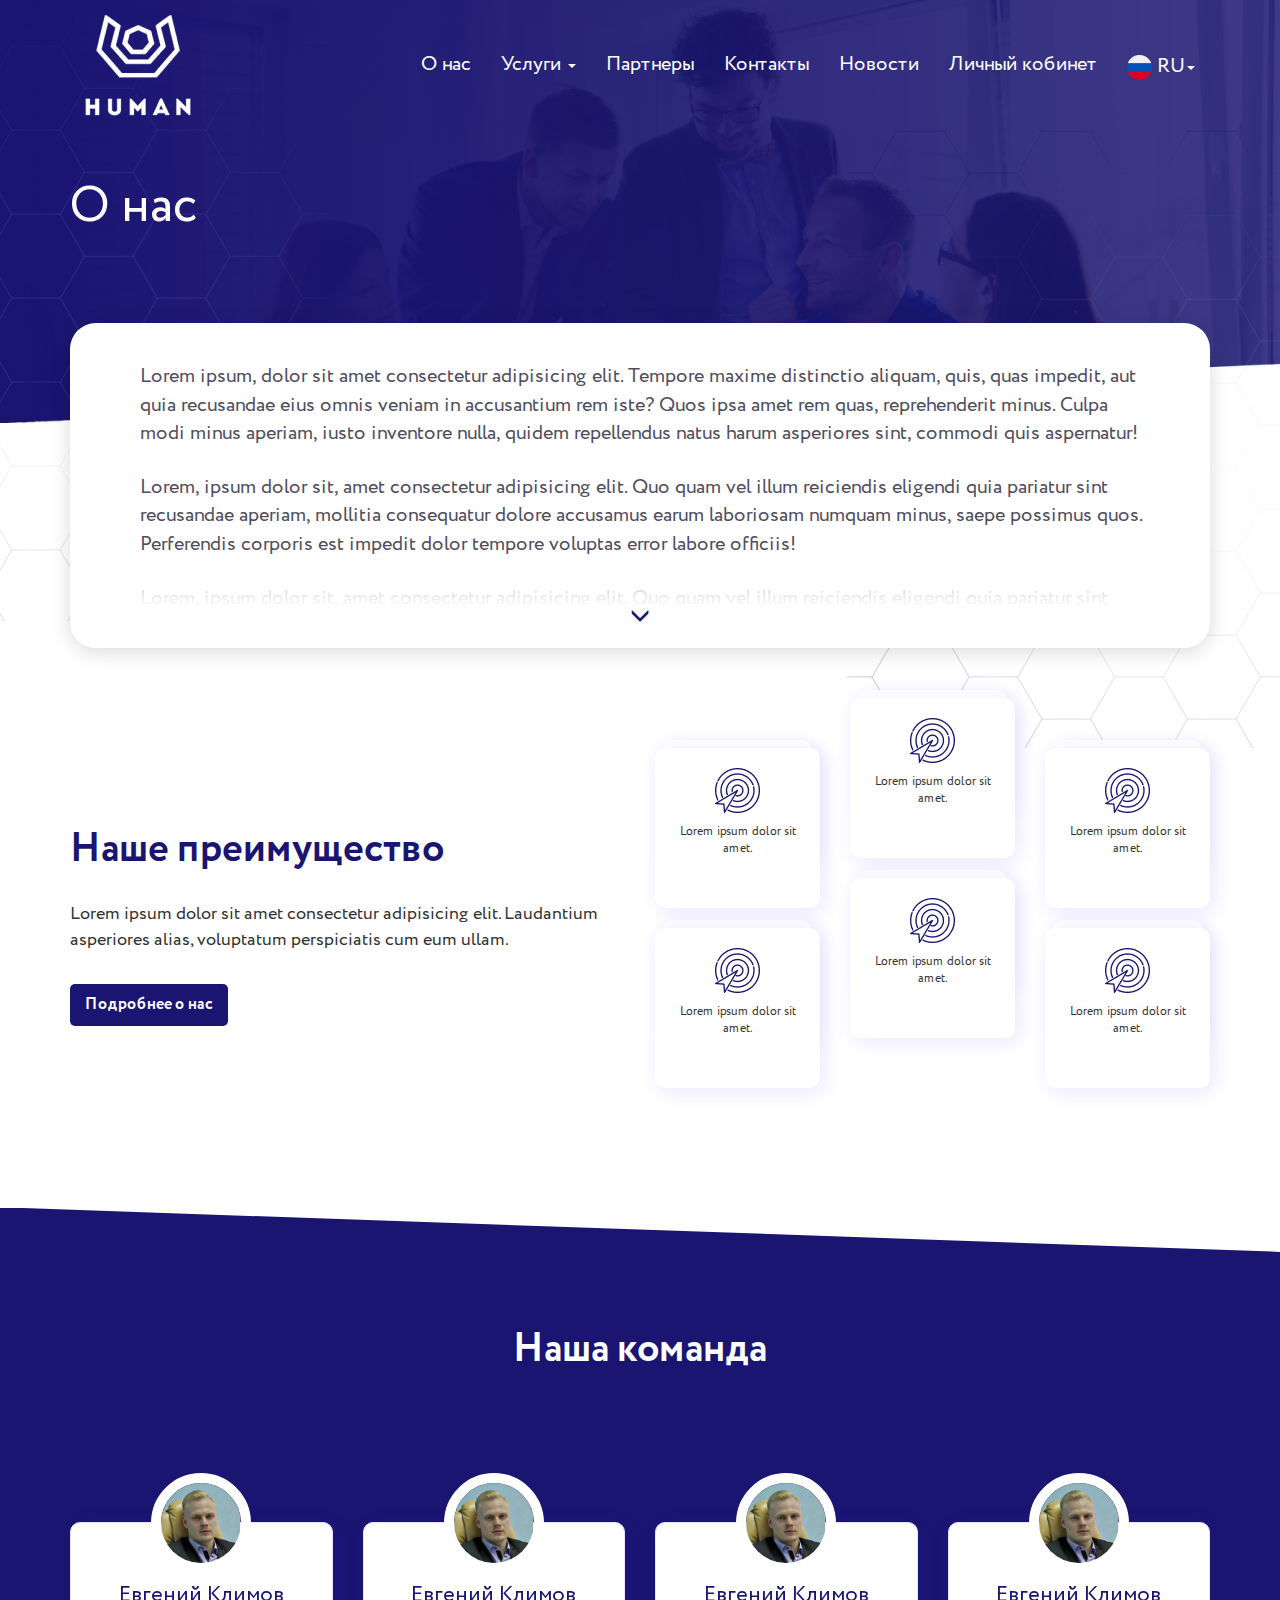
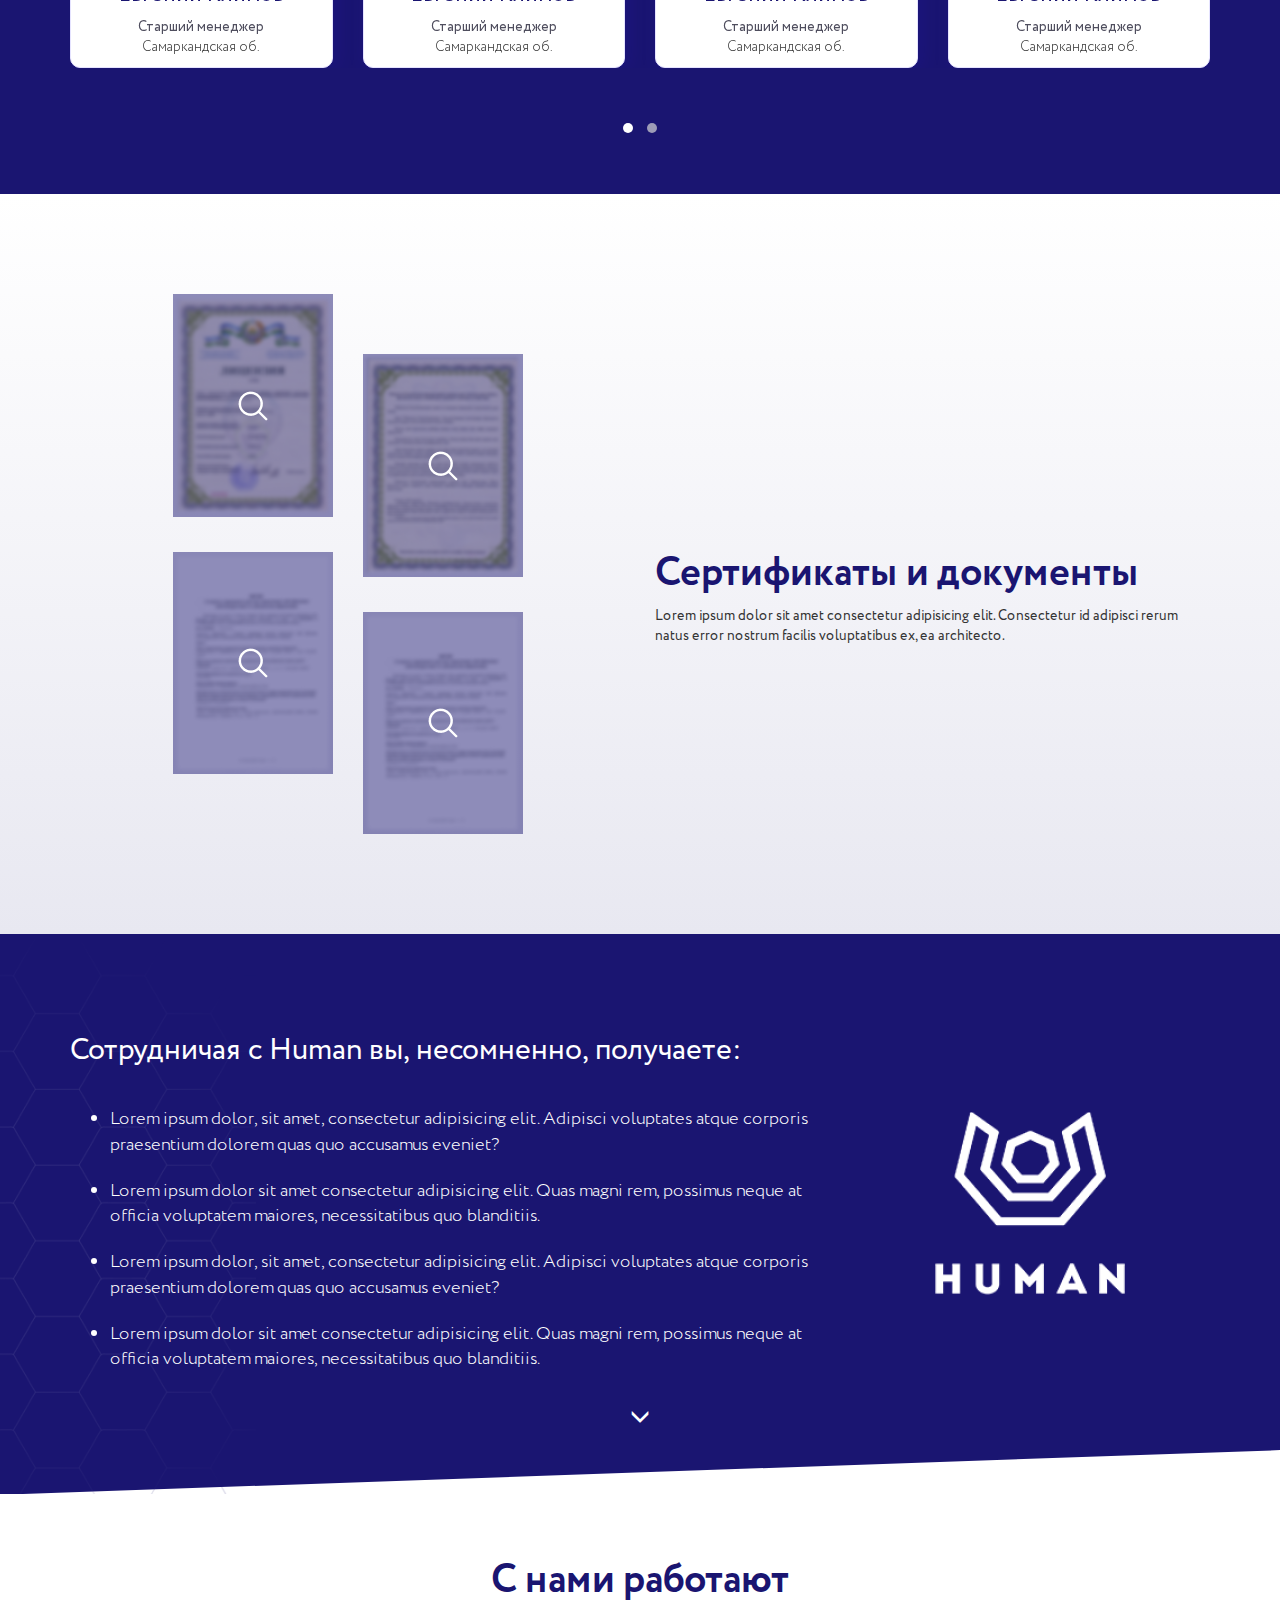
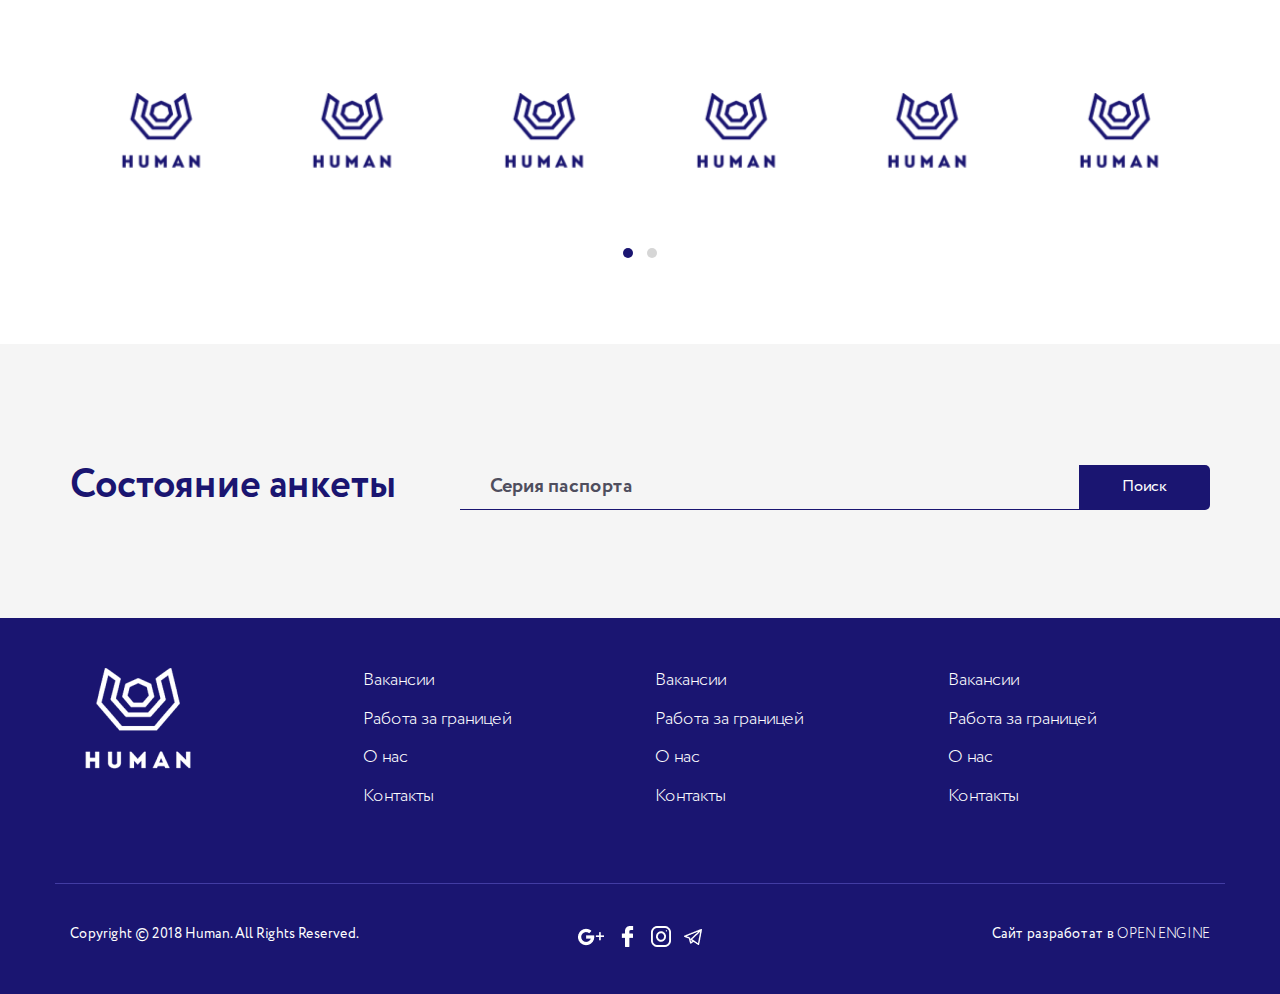
<file: about.html>
<!DOCTYPE html>
<html lang="ru">
<head>
    <meta charset="utf-8">
    <meta http-equiv="X-UA-Compatible" content="IE=edge">
    <meta name="viewport" content="width=device-width, initial-scale=1">
	<title>Human</title>

    <!-- Bootstrap -->
    <link href="css/bootstrap.css" rel="stylesheet">
    <link href="css/owl.carousel.css" rel="stylesheet">
    <link href="css/style.css" rel="stylesheet">

    <!--[if lt IE 9]>
      <script src="https://oss.maxcdn.com/html5shiv/3.7.3/html5shiv.min.js"></script>
      <script src="https://oss.maxcdn.com/respond/1.4.2/respond.min.js"></script>
    <![endif]-->
</head>
<body>
	<header class="index_header">
		<nav class="navbar navbar-default main_menu">
			<div class="container">
			    <!-- Brand and toggle get grouped for better mobile display -->
				<div class="navbar-header">
					<button type="button" class="navbar-toggle collapsed" data-toggle="collapse" data-target="#bs-example-navbar-collapse-1" aria-expanded="false">
					<span class="sr-only">Toggle navigation</span>
					<span class="icon-bar"></span>
					<span class="icon-bar"></span>
					<span class="icon-bar"></span>
					</button>
					<a class="navbar-brand logo" href="#"><img src="images/logo.png" alt=""></a>
				</div>
			    <!-- Collect the nav links, forms, and other content for toggling -->
				<div class="collapse navbar-collapse" id="bs-example-navbar-collapse-1">
					<ul class="nav navbar-nav navbar-right">
						<li><a href="#">О нас</a></li>
						<li class="dropdown">
							<a href="#" class="dropdown-toggle" data-toggle="dropdown" role="button" aria-haspopup="true" aria-expanded="false">Услуги <span class="caret"></span></a>
							<ul class="dropdown-menu">
								<li><a href="#">Lorem ipsum dolor sit.</a></li>
								<li><a href="#">Lorem ipsum dolor sit.</a></li>
								<li><a href="#">Lorem ipsum dolor sit.</a></li>
								<li><a href="#">Lorem ipsum dolor sit.</a></li>
							</ul>
						</li>
						<li><a href="#">Партнеры</a></li>
						<li><a href="#">Контакты</a></li>
						<li><a href="#">Новости</a></li>
						<li><a href="#">Личный кобинет</a></li>
						<li class="dropdown for_flag">
							<a href="#" class="dropdown-toggle" data-toggle="dropdown" role="button" aria-haspopup="true" aria-expanded="false"><img src="images/flag_russia.png" alt="">RU<span class="caret"></span></a>
							<ul class="dropdown-menu">
								<li><a href="#"><img src="images/flag_russia.png" alt="">UZ</a></li>
								<li><a href="#"><img src="images/flag_russia.png" alt="">ENG</a></li>
							</ul>
						</li>
					</ul>
				</div><!-- /.navbar-collapse -->
			</div><!-- /.container-fluid -->
		</nav>
		<div class="main_header" style="background-image: url(images/page_about_header.png);">
			<img src="images/page_about_header.png" alt="" class="main_top_img">
			<img src="images/main_vector.png" alt="" class="main_top_left_absolute_img">
			<img src="images/main_vector_right.png" alt="" class="main_top_right_absolute_img">
		</div>
		<div class="container main_header_text_container">
			<div class="row">
				<div class="col-md-6">
					<div class="main_header_text">
						<h1>О нас</h1>
					</div>
				</div>
				<div class="col-md-6"></div>
			</div>
		</div>
	</header>
	
	<div class="page_about_text">
		<div class="container">
			<div class="row">
				<div class="col-md-12">
					<div class="page_about_text_content">
						<p>Lorem ipsum, dolor sit amet consectetur adipisicing elit. Tempore maxime distinctio aliquam, quis, quas impedit, aut quia recusandae eius omnis veniam in accusantium rem iste? Quos ipsa amet rem quas, reprehenderit minus. Culpa modi minus aperiam, iusto inventore nulla, quidem repellendus natus harum asperiores sint, commodi quis aspernatur!</p>
						<p>Lorem, ipsum dolor sit, amet consectetur adipisicing elit. Quo quam vel illum reiciendis eligendi quia pariatur sint recusandae aperiam, mollitia consequatur dolore accusamus earum laboriosam numquam minus, saepe possimus quos. Perferendis corporis est impedit dolor tempore voluptas error labore officiis!</p>
						<p>Lorem, ipsum dolor sit, amet consectetur adipisicing elit. Quo quam vel illum reiciendis eligendi quia pariatur sint recusandae aperiam, mollitia consequatur dolore accusamus earum laboriosam numquam minus, saepe possimus quos. Perferendis corporis est impedit dolor tempore voluptas error labore officiis!</p>
						<p>Lorem, ipsum dolor sit, amet consectetur adipisicing elit. Quo quam vel illum reiciendis eligendi quia pariatur sint recusandae aperiam, mollitia consequatur dolore accusamus earum laboriosam numquam minus, saepe possimus quos. Perferendis corporis est impedit dolor tempore voluptas error labore officiis!</p>
						<p>Lorem, ipsum dolor sit, amet consectetur adipisicing elit. Quo quam vel illum reiciendis eligendi quia pariatur sint recusandae aperiam, mollitia consequatur dolore accusamus earum laboriosam numquam minus, saepe possimus quos. Perferendis corporis est impedit dolor tempore voluptas error labore officiis!</p>
						<button class="page_about_text_btn">
							<span class="glyphicon glyphicon-menu-down"></span>
							<span class="glyphicon glyphicon-menu-up"></span>
						</button>
					</div>
				</div>
			</div>
		</div>
	</div>

	<div class="index_advantage">
		<div class="container">
			<div class="row">
				<div class="col-md-6 index_advantage_text">
					<h2 class="block_title">Наше преимущество</h2>
					<p>Lorem ipsum dolor sit amet consectetur adipisicing elit. Laudantium asperiores alias, voluptatum perspiciatis cum eum ullam.</p>
					<a href="#" class="btn_blue">Подробнее о нас</a>
				</div>
				<div class="col-md-6 index_advantage_icon">
					<div class="row">
						<div class="col-md-4">
							<div>
								<img src="images/target.png" alt="">
								<p>Lorem ipsum dolor sit amet.</p>
							</div>
						</div>
						<div class="col-md-4 for_top">
							<div>
								<img src="images/target.png" alt="">
								<p>Lorem ipsum dolor sit amet.</p>
							</div>
						</div>
						<div class="col-md-4">
							<div>
								<img src="images/target.png" alt="">
								<p>Lorem ipsum dolor sit amet.</p>
							</div>
						</div>
					</div>
					<div class="row">
						<div class="col-md-4">
							<div>
								<img src="images/target.png" alt="">
								<p>Lorem ipsum dolor sit amet.</p>
							</div>
						</div>
						<div class="col-md-4 for_top">
							<div>
								<img src="images/target.png" alt="">
								<p>Lorem ipsum dolor sit amet.</p>
							</div>
						</div>
						<div class="col-md-4">
							<div>
								<img src="images/target.png" alt="">
								<p>Lorem ipsum dolor sit amet.</p>
							</div>
						</div>
					</div>
				</div>
			</div>
		</div>
	</div>

	<div class="page_about_team">
		<h2 class="block_title text-center">Наша команда</h2>
		<div class="container">
			<div class="row">
				<div class="col-md-12">
					<div class="owl-carousel owl-theme page_about_team_carusel">
					    <div class="item">
							<div>
						    	<img src="images/team_image.png" alt="" class="bounce">
						    	<h4>Евгений Климов</h4>
						    	<p>Старший менеджер </p>
						    	<span>Самаркандская об.</span>
							</div>
						</div>
					    <div class="item">
							<div>
						    	<img src="images/team_image.png" alt="" class="bounce">
						    	<h4>Евгений Климов</h4>
						    	<p>Старший менеджер </p>
						    	<span>Самаркандская об.</span>
							</div>
						</div>
					    <div class="item">
							<div>
						    	<img src="images/team_image.png" alt="" class="bounce">
						    	<h4>Евгений Климов</h4>
						    	<p>Старший менеджер </p>
						    	<span>Самаркандская об.</span>
							</div>
						</div>
					    <div class="item">
							<div>
						    	<img src="images/team_image.png" alt="" class="bounce">
						    	<h4>Евгений Климов</h4>
						    	<p>Старший менеджер </p>
						    	<span>Самаркандская об.</span>
							</div>
						</div>
					    <div class="item">
							<div>
						    	<img src="images/team_image.png" alt="" class="bounce">
						    	<h4>Евгений Климов</h4>
						    	<p>Старший менеджер </p>
						    	<span>Самаркандская об.</span>
							</div>
						</div>
					    <div class="item">
							<div>
						    	<img src="images/team_image.png" alt="" class="bounce">
						    	<h4>Евгений Климов</h4>
						    	<p>Старший менеджер </p>
						    	<span>Самаркандская об.</span>
							</div>
						</div>
					</div>
				</div>
			</div>
		</div>
	</div>

	<div class="page_about_certificates">
		<div class="container">
			<div class="row">
				<div class="col-md-6">
					<div>
						<h2 class="block_title">Сертификаты и документы</h2>
						<p>Lorem ipsum dolor sit amet consectetur adipisicing elit. Consectetur id adipisci rerum natus error nostrum facilis voluptatibus ex, ea architecto.</p>
					</div>
				</div>
				<div class="col-md-6">
					<div class="row">
						<div class="col-md-6">
							<div class="page_about_certificates_img" data-toggle="modal" data-target="#myModal">
								<img src="images/lits1.png" alt="">
								<span></span>
							</div>
						</div>
						<div class="col-md-6">
							<div class="page_about_certificates_img" data-toggle="modal" data-target="#myModal">
								<img src="images/lits2.png" alt="">
								<span></span>
							</div>
						</div>
					</div>
					<div class="row">
						<div class="col-md-6">
							<div class="page_about_certificates_img" data-toggle="modal" data-target="#myModal">
								<img src="images/certificates.png" alt="">
								<span></span>
							</div>
						</div>
						<div class="col-md-6">
							<div class="page_about_certificates_img" data-toggle="modal" data-target="#myModal">
								<img src="images/certificates.png" alt="">
								<span></span>
							</div>
						</div>
					</div>
				</div>
			</div>
		</div>
	</div>

	<div id="page_about_main_text">
		<div class="container">
			<div class="row">
				<div class="col-md-8">
					<div class="page_about_main_text_content">
						<h3>Сотрудничая с Human вы, несомненно, получаете:</h3>
						<ul>
							<li>Lorem ipsum dolor, sit amet, consectetur adipisicing elit. Adipisci voluptates atque corporis praesentium dolorem quas quo accusamus eveniet?</li>
							<li>Lorem ipsum dolor sit amet consectetur adipisicing elit. Quas magni rem, possimus neque at officia voluptatem maiores, necessitatibus quo blanditiis.</li>
							<li>Lorem ipsum dolor, sit amet, consectetur adipisicing elit. Adipisci voluptates atque corporis praesentium dolorem quas quo accusamus eveniet?</li>
							<li>Lorem ipsum dolor sit amet consectetur adipisicing elit. Quas magni rem, possimus neque at officia voluptatem maiores, necessitatibus quo blanditiis.</li>
							<li>Lorem ipsum dolor, sit amet, consectetur adipisicing elit. Adipisci voluptates atque corporis praesentium dolorem quas quo accusamus eveniet?</li>
							<li>Lorem ipsum dolor sit amet consectetur adipisicing elit. Quas magni rem, possimus neque at officia voluptatem maiores, necessitatibus quo blanditiis.</li>
							<li>Lorem ipsum dolor, sit amet, consectetur adipisicing elit. Adipisci voluptates atque corporis praesentium dolorem quas quo accusamus eveniet?</li>
							<li>Lorem ipsum dolor sit amet consectetur adipisicing elit. Quas magni rem, possimus neque at officia voluptatem maiores, necessitatibus quo blanditiis.</li>
						</ul>
					</div>
				</div>
				<div class="col-md-4">
					<img src="images/big_logo.png" alt="">
				</div>
			</div>
		</div>
		<a href="#page_about_main_text">
			<span class="glyphicon glyphicon-menu-down"></span>
			<span class="glyphicon glyphicon-menu-up"></span>
		</a>
	</div>

	<div class="page_about_partners_carusel_block">
		<h2 class="block_title text-center">С нами работают</h2>
		<div class="container">
			<div class="row">
				<div class="col-md-12">
					<div class="owl-carousel owl-theme page_about_partners_carusel_main">
					    <div class="item">
							<div>
						    	<img src="images/logo_blue_mini.png" alt="" class="bounce">
							</div>
						</div>
					    <div class="item">
							<div>
						    	<img src="images/logo_blue_mini.png" alt="" class="bounce">
							</div>
						</div>
					    <div class="item">
							<div>
						    	<img src="images/logo_blue_mini.png" alt="" class="bounce">
							</div>
						</div>
					    <div class="item">
							<div>
						    	<img src="images/logo_blue_mini.png" alt="" class="bounce">
							</div>
						</div>
					    <div class="item">
							<div>
						    	<img src="images/logo_blue_mini.png" alt="" class="bounce">
							</div>
						</div>
					    <div class="item">
							<div>
						    	<img src="images/logo_blue_mini.png" alt="" class="bounce">
							</div>
						</div>
					    <div class="item">
							<div>
						    	<img src="images/logo_blue_mini.png" alt="" class="bounce">
							</div>
						</div>
					    <div class="item">
							<div>
						    	<img src="images/logo_blue_mini.png" alt="" class="bounce">
							</div>
						</div>
					    <div class="item">
							<div>
						    	<img src="images/logo_blue_mini.png" alt="" class="bounce">
							</div>
						</div>
					    <div class="item">
							<div>
						    	<img src="images/logo_blue_mini.png" alt="" class="bounce">
							</div>
						</div>
					</div>
				</div>
			</div>
		</div>
	</div>

	<div class="index_form">
		<div class="container">
			<div class="row">
				<div class="col-md-4">
					<h2 class="block_title">Состояние анкеты</h2>
				</div>
				<div class="col-md-8">
					<div class="input-group">
						<input type="text" class="form-control" placeholder="Серия паспорта">
						<span class="input-group-btn">
							<button class="btn btn-default" type="button">Поиск</button>
						</span>
					</div>
				</div>
			</div>
		</div>
	</div>

	<footer>
		<div class="container">
			<div class="row footer_top">
				<div class="col-md-3"><img src="images/logo.png" alt=""></div>
				<div class="col-md-3">
					<ul>
						<li>
							<a href="#">Вакансии</a>
						</li>
						<li>
							<a href="#">Работа за границей</a>
						</li>
						<li>
							<a href="#">О нас</a>
						</li>
						<li>
							<a href="#">Контакты</a>
						</li>
					</ul>
				</div>
				<div class="col-md-3">
					<ul>
						<li>
							<a href="#">Вакансии</a>
						</li>
						<li>
							<a href="#">Работа за границей</a>
						</li>
						<li>
							<a href="#">О нас</a>
						</li>
						<li>
							<a href="#">Контакты</a>
						</li>
					</ul>
				</div>
				<div class="col-md-3">
					<ul>
						<li>
							<a href="#">Вакансии</a>
						</li>
						<li>
							<a href="#">Работа за границей</a>
						</li>
						<li>
							<a href="#">О нас</a>
						</li>
						<li>
							<a href="#">Контакты</a>
						</li>
					</ul>
				</div>
			</div>
			<div class="row footer_bottom">
				<div class="col-md-4"><p class="copy">Copyright © 2018 Human. All Rights Reserved.</p></div>
				<div class="col-md-4 footer_social text-center">
					<a href="#"><img src="images/social_google.png" alt=""></a>
					<a href="#"><img src="images/social_facebook.png" alt=""></a>
					<a href="#"><img src="images/social_instagram.png" alt=""></a>
					<a href="#"><img src="images/social_telegram.png" alt=""></a>
				</div>
				<div class="col-md-4"><p class="oe text-right">Сайт разработат в <a href="https://oe.uz/">OPEN ENGINE</a></p></div>
			</div>
		</div>
	</footer>

	<!-- Modal -->
	<div class="modal fade certificates_modal" id="myModal" tabindex="-1" role="dialog" aria-labelledby="myModalLabel">
		<div class="modal-dialog" role="document">
			<button type="button" class="close" data-dismiss="modal" aria-label="Close"><span aria-hidden="true">&times;</span></button>
			<img src="images/certificates.png" alt="">
		</div>
	</div>




    <!-- jQuery (necessary for Bootstrap's JavaScript plugins) -->
    <script src="https://ajax.googleapis.com/ajax/libs/jquery/1.12.4/jquery.min.js"></script>
    <script src="js/bootstrap.min.js"></script>
    <script src="js/owl.carousel.min.js"></script>
    <script src="js/custom.js"></script>
</body>
</html>
</file>
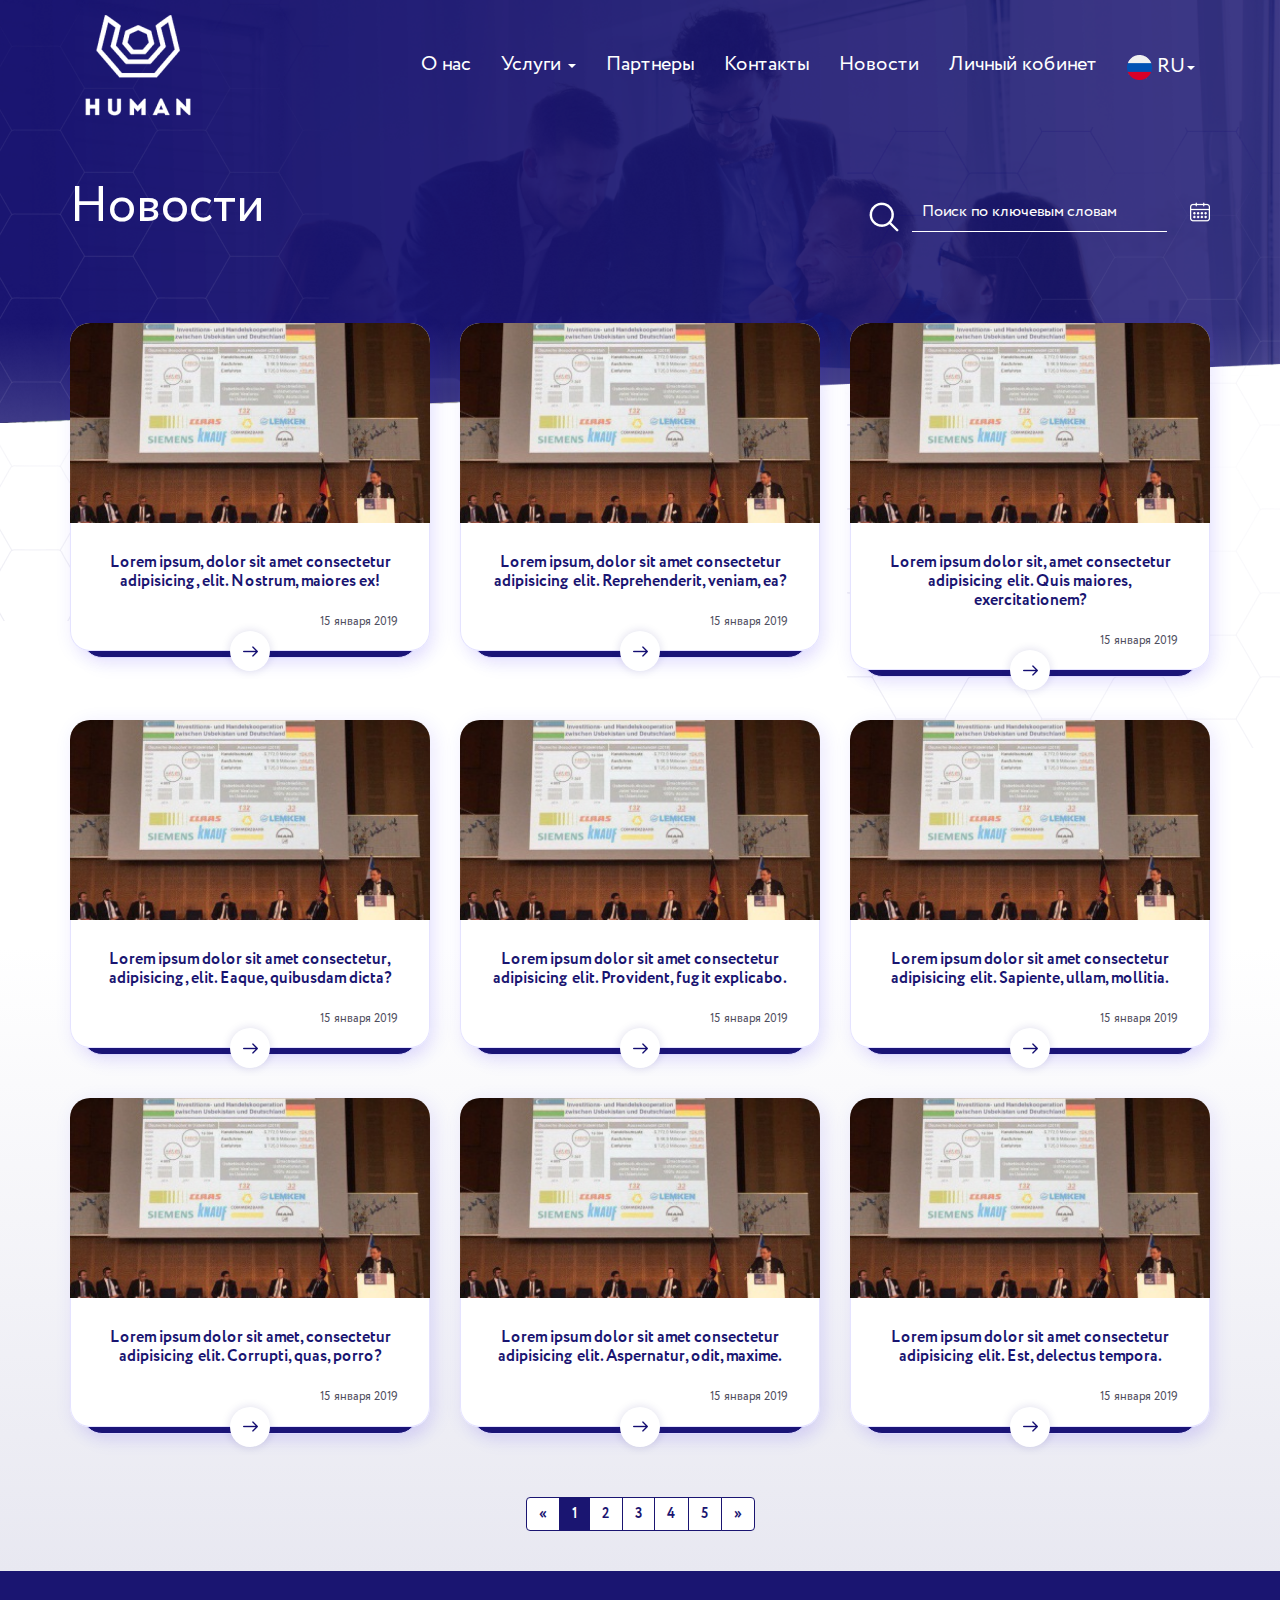
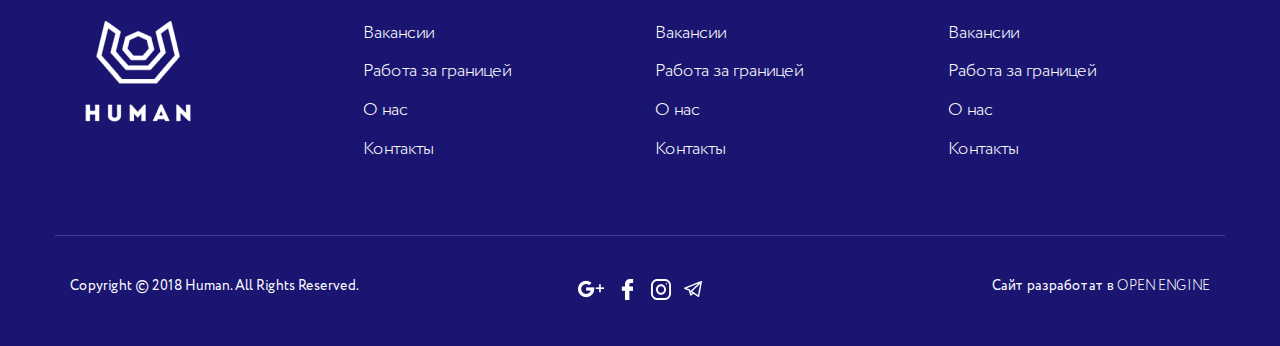
<file: news.html>
<!DOCTYPE html>
<html lang="ru">
<head>
    <meta charset="utf-8">
    <meta http-equiv="X-UA-Compatible" content="IE=edge">
    <meta name="viewport" content="width=device-width, initial-scale=1">
	<title>Human</title>

    <!-- Bootstrap -->
    <link href="css/bootstrap.css" rel="stylesheet">
    <link href="css/owl.carousel.css" rel="stylesheet">
    <link href="css/style.css" rel="stylesheet">

    <!--[if lt IE 9]>
      <script src="https://oss.maxcdn.com/html5shiv/3.7.3/html5shiv.min.js"></script>
      <script src="https://oss.maxcdn.com/respond/1.4.2/respond.min.js"></script>
    <![endif]-->
</head>
<body>
	<header class="index_header">
		<nav class="navbar navbar-default main_menu">
			<div class="container">
			    <!-- Brand and toggle get grouped for better mobile display -->
				<div class="navbar-header">
					<button type="button" class="navbar-toggle collapsed" data-toggle="collapse" data-target="#bs-example-navbar-collapse-1" aria-expanded="false">
					<span class="sr-only">Toggle navigation</span>
					<span class="icon-bar"></span>
					<span class="icon-bar"></span>
					<span class="icon-bar"></span>
					</button>
					<a class="navbar-brand logo" href="#"><img src="images/logo.png" alt=""></a>
				</div>
			    <!-- Collect the nav links, forms, and other content for toggling -->
				<div class="collapse navbar-collapse" id="bs-example-navbar-collapse-1">
					<ul class="nav navbar-nav navbar-right">
						<li><a href="#">О нас</a></li>
						<li class="dropdown">
							<a href="#" class="dropdown-toggle" data-toggle="dropdown" role="button" aria-haspopup="true" aria-expanded="false">Услуги <span class="caret"></span></a>
							<ul class="dropdown-menu">
								<li><a href="#">Lorem ipsum dolor sit.</a></li>
								<li><a href="#">Lorem ipsum dolor sit.</a></li>
								<li><a href="#">Lorem ipsum dolor sit.</a></li>
								<li><a href="#">Lorem ipsum dolor sit.</a></li>
							</ul>
						</li>
						<li><a href="#">Партнеры</a></li>
						<li><a href="#">Контакты</a></li>
						<li><a href="#">Новости</a></li>
						<li><a href="#">Личный кобинет</a></li>
						<li class="dropdown for_flag">
							<a href="#" class="dropdown-toggle" data-toggle="dropdown" role="button" aria-haspopup="true" aria-expanded="false"><img src="images/flag_russia.png" alt="">RU<span class="caret"></span></a>
							<ul class="dropdown-menu">
								<li><a href="#"><img src="images/flag_russia.png" alt="">UZ</a></li>
								<li><a href="#"><img src="images/flag_russia.png" alt="">ENG</a></li>
							</ul>
						</li>
					</ul>
				</div><!-- /.navbar-collapse -->
			</div><!-- /.container-fluid -->
		</nav>
		<div class="main_header" style="background-image: url(images/page_about_header.png);">
			<img src="images/page_about_header.png" alt="" class="main_top_img">
			<img src="images/main_vector.png" alt="" class="main_top_left_absolute_img">
			<img src="images/main_vector_right.png" alt="" class="main_top_right_absolute_img">
		</div>
		<div class="container main_header_text_container">
			<div class="row">
				<div class="col-md-6">
					<div class="main_header_text">
						<h1>Новости</h1>
					</div>
				</div>
				<div class="col-md-6">
					<div id="page_news_search">
						<button type="submit" class="search_btn"><span></span></button>
						<input type="search" placeholder="Поиск по ключевым словам">
						<button class="calendar_btn"></button>
					</div>
				</div>
			</div>
		</div>
	</header>



	<div class="container container_calendar">
		<div class="calendar">
			<div class="header">
				<a data-action="prev-month" href="javascript:void(0)" title=""><i></i></a>
				<div class="text" data-render="month-year"></div>
				<a data-action="next-month" href="javascript:void(0)" title=""><i></i></a>
			</div>
			<div class="months" data-flow="left">
				<div class="month month-a">
					<div class="render render-a"></div>
				</div>
				<div class="month month-b">
					<div class="render render-b"></div>
				</div>
			</div>
		</div>
	</div>
	
	<div class="page_news">
		<div class="container">
			<div class="row">
				<div class="col-md-4">
					<div class="page_news_mini_posts">
						<div class="page_news_mini_posts_header" style="background-image: url(images/news.jpg);"></div>
						<div class="page_news_mini_posts_body">
							<h5>Lorem ipsum, dolor sit amet consectetur adipisicing, elit. Nostrum, maiores ex!</h5>
							<p>15&nbspянваря&nbsp2019</p>
							<a href="#"><span class="str_right"></span></a>
						</div>
					</div>
				</div>
				<div class="col-md-4">
					<div class="page_news_mini_posts">
						<div class="page_news_mini_posts_header" style="background-image: url(images/news.jpg);"></div>
						<div class="page_news_mini_posts_body">
							<h5>Lorem ipsum, dolor sit amet consectetur adipisicing elit. Reprehenderit, veniam, ea?</h5>
							<p>15&nbspянваря&nbsp2019</p>
							<a href="#"><span class="str_right"></span></a>
						</div>
					</div>
				</div>
				<div class="col-md-4">
					<div class="page_news_mini_posts">
						<div class="page_news_mini_posts_header" style="background-image: url(images/news.jpg);"></div>
						<div class="page_news_mini_posts_body">
							<h5>Lorem ipsum dolor sit, amet consectetur adipisicing elit. Quis maiores, exercitationem?</h5>
							<p>15&nbspянваря&nbsp2019</p>
							<a href="#"><span class="str_right"></span></a>
						</div>
					</div>
				</div>
			</div>
			<div class="row">
				<div class="col-md-4">
					<div class="page_news_mini_posts">
						<div class="page_news_mini_posts_header" style="background-image: url(images/news.jpg);"></div>
						<div class="page_news_mini_posts_body">
							<h5>Lorem ipsum dolor sit amet consectetur, adipisicing, elit. Eaque, quibusdam dicta?</h5>
							<p>15&nbspянваря&nbsp2019</p>
							<a href="#"><span class="str_right"></span></a>
						</div>
					</div>
				</div>
				<div class="col-md-4">
					<div class="page_news_mini_posts">
						<div class="page_news_mini_posts_header" style="background-image: url(images/news.jpg);"></div>
						<div class="page_news_mini_posts_body">
							<h5>Lorem ipsum dolor sit amet consectetur adipisicing elit. Provident, fugit explicabo.</h5>
							<p>15&nbspянваря&nbsp2019</p>
							<a href="#"><span class="str_right"></span></a>
						</div>
					</div>
				</div>
				<div class="col-md-4">
					<div class="page_news_mini_posts">
						<div class="page_news_mini_posts_header" style="background-image: url(images/news.jpg);"></div>
						<div class="page_news_mini_posts_body">
							<h5>Lorem ipsum dolor sit amet consectetur adipisicing elit. Sapiente, ullam, mollitia.</h5>
							<p>15&nbspянваря&nbsp2019</p>
							<a href="#"><span class="str_right"></span></a>
						</div>
					</div>
				</div>
			</div>
			<div class="row">
				<div class="col-md-4">
					<div class="page_news_mini_posts">
						<div class="page_news_mini_posts_header" style="background-image: url(images/news.jpg);"></div>
						<div class="page_news_mini_posts_body">
							<h5>Lorem ipsum dolor sit amet, consectetur adipisicing elit. Corrupti, quas, porro?</h5>
							<p>15&nbspянваря&nbsp2019</p>
							<a href="#"><span class="str_right"></span></a>
						</div>
					</div>
				</div>
				<div class="col-md-4">
					<div class="page_news_mini_posts">
						<div class="page_news_mini_posts_header" style="background-image: url(images/news.jpg);"></div>
						<div class="page_news_mini_posts_body">
							<h5>Lorem ipsum dolor sit amet consectetur adipisicing elit. Aspernatur, odit, maxime.</h5>
							<p>15&nbspянваря&nbsp2019</p>
							<a href="#"><span class="str_right"></span></a>
						</div>
					</div>
				</div>
				<div class="col-md-4">
					<div class="page_news_mini_posts">
						<div class="page_news_mini_posts_header" style="background-image: url(images/news.jpg);"></div>
						<div class="page_news_mini_posts_body">
							<h5>Lorem ipsum dolor sit amet consectetur adipisicing elit. Est, delectus tempora.</h5>
							<p>15&nbspянваря&nbsp2019</p>
							<a href="#"><span class="str_right"></span></a>
						</div>
					</div>
				</div>
			</div>
			<ul class="pagination">
			    <li class="disabled"><a href="#">&laquo;</a></li>
			    <li class="active"><a href="#">1</a></li>
			    <li><a href="#">2</a></li>
			    <li><a href="#">3</a></li>
			    <li><a href="#">4</a></li>
			    <li><a href="#">5</a></li>
			    <li><a href="#">&raquo;</a></li>
			</ul>
		</div>
	</div>

	<footer>
		<div class="container">
			<div class="row footer_top">
				<div class="col-md-3"><img src="images/logo.png" alt=""></div>
				<div class="col-md-3">
					<ul>
						<li>
							<a href="#">Вакансии</a>
						</li>
						<li>
							<a href="#">Работа за границей</a>
						</li>
						<li>
							<a href="#">О нас</a>
						</li>
						<li>
							<a href="#">Контакты</a>
						</li>
					</ul>
				</div>
				<div class="col-md-3">
					<ul>
						<li>
							<a href="#">Вакансии</a>
						</li>
						<li>
							<a href="#">Работа за границей</a>
						</li>
						<li>
							<a href="#">О нас</a>
						</li>
						<li>
							<a href="#">Контакты</a>
						</li>
					</ul>
				</div>
				<div class="col-md-3">
					<ul>
						<li>
							<a href="#">Вакансии</a>
						</li>
						<li>
							<a href="#">Работа за границей</a>
						</li>
						<li>
							<a href="#">О нас</a>
						</li>
						<li>
							<a href="#">Контакты</a>
						</li>
					</ul>
				</div>
			</div>
			<div class="row footer_bottom">
				<div class="col-md-4"><p class="copy">Copyright © 2018 Human. All Rights Reserved.</p></div>
				<div class="col-md-4 footer_social text-center">
					<a href="#"><img src="images/social_google.png" alt=""></a>
					<a href="#"><img src="images/social_facebook.png" alt=""></a>
					<a href="#"><img src="images/social_instagram.png" alt=""></a>
					<a href="#"><img src="images/social_telegram.png" alt=""></a>
				</div>
				<div class="col-md-4"><p class="oe text-right">Сайт разработат в <a href="https://oe.uz/">OPEN ENGINE</a></p></div>
			</div>
		</div>
	</footer>


    <!-- jQuery (necessary for Bootstrap's JavaScript plugins) -->
    <script src="https://ajax.googleapis.com/ajax/libs/jquery/1.12.4/jquery.min.js"></script>
    <script src="js/bootstrap.min.js"></script>
    <script src="js/owl.carousel.min.js"></script>
    <script src="js/custom.js"></script>
</body>
</html>
</file>
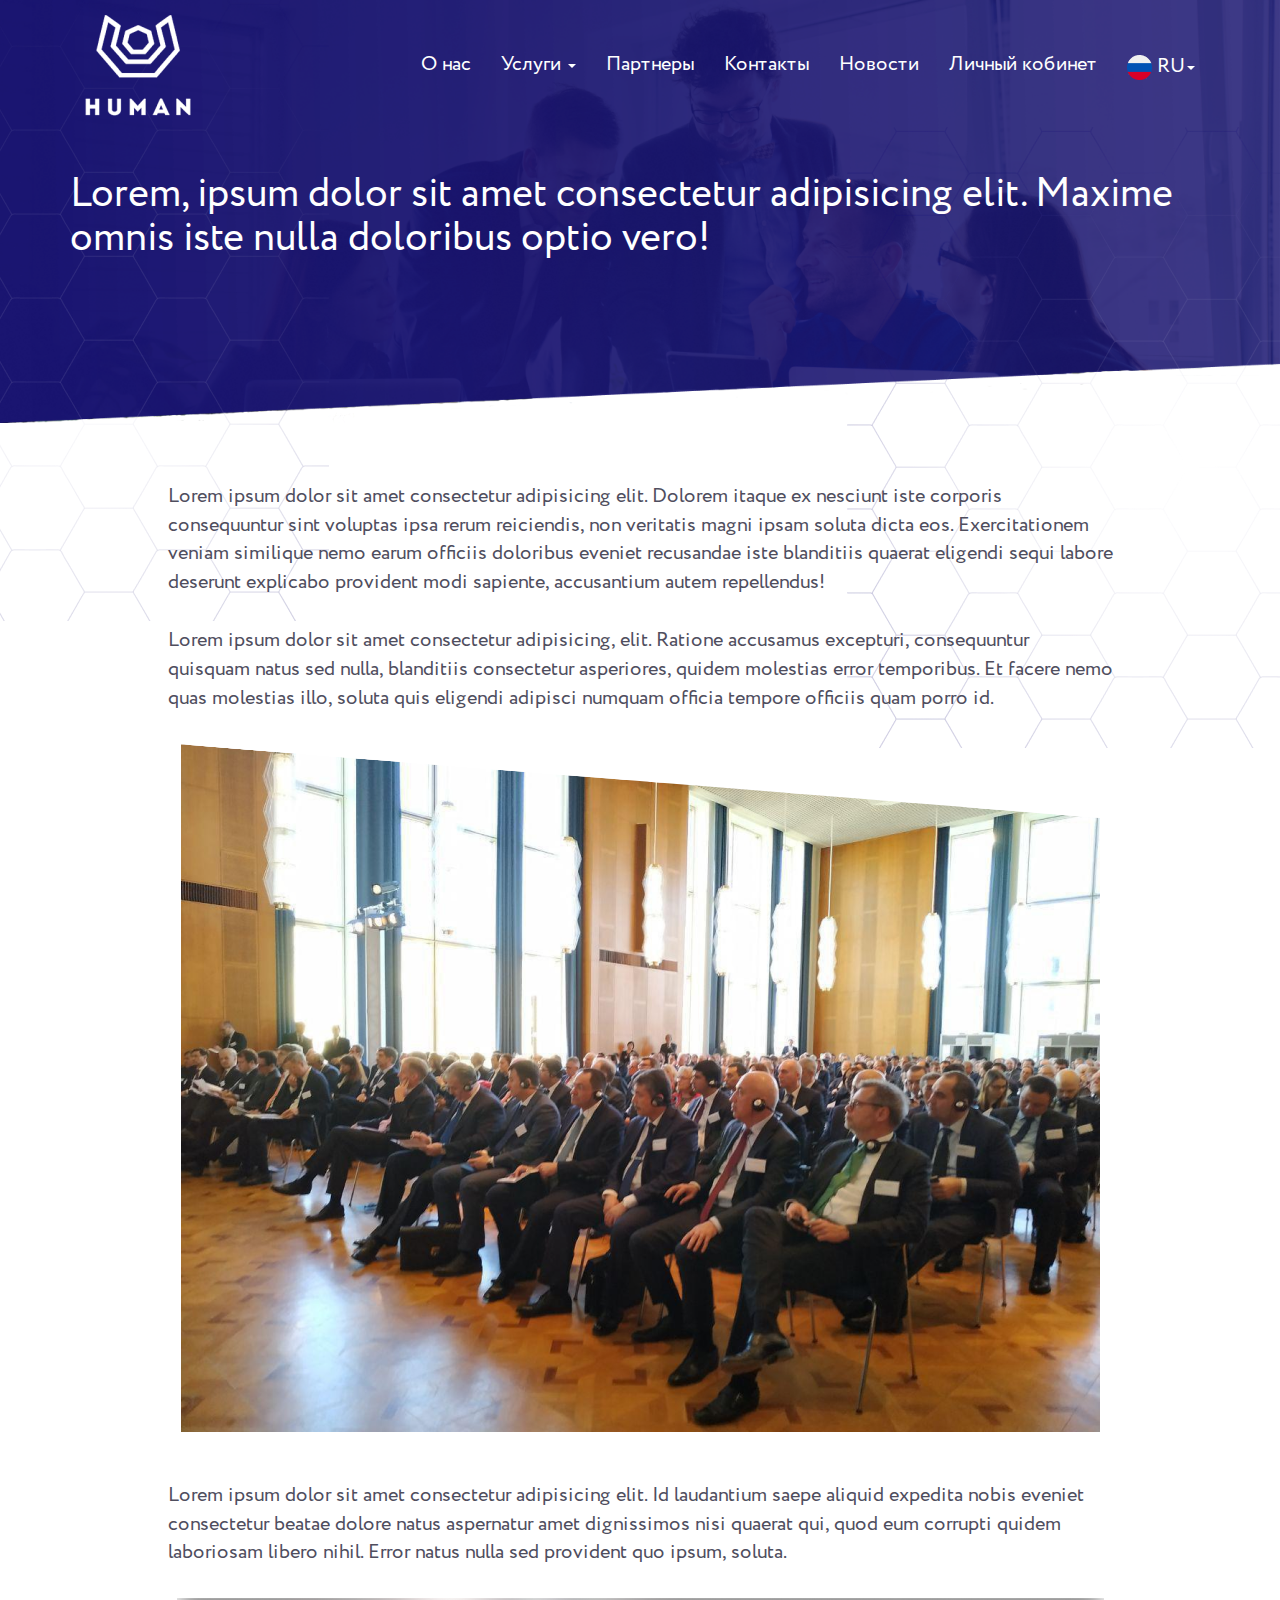
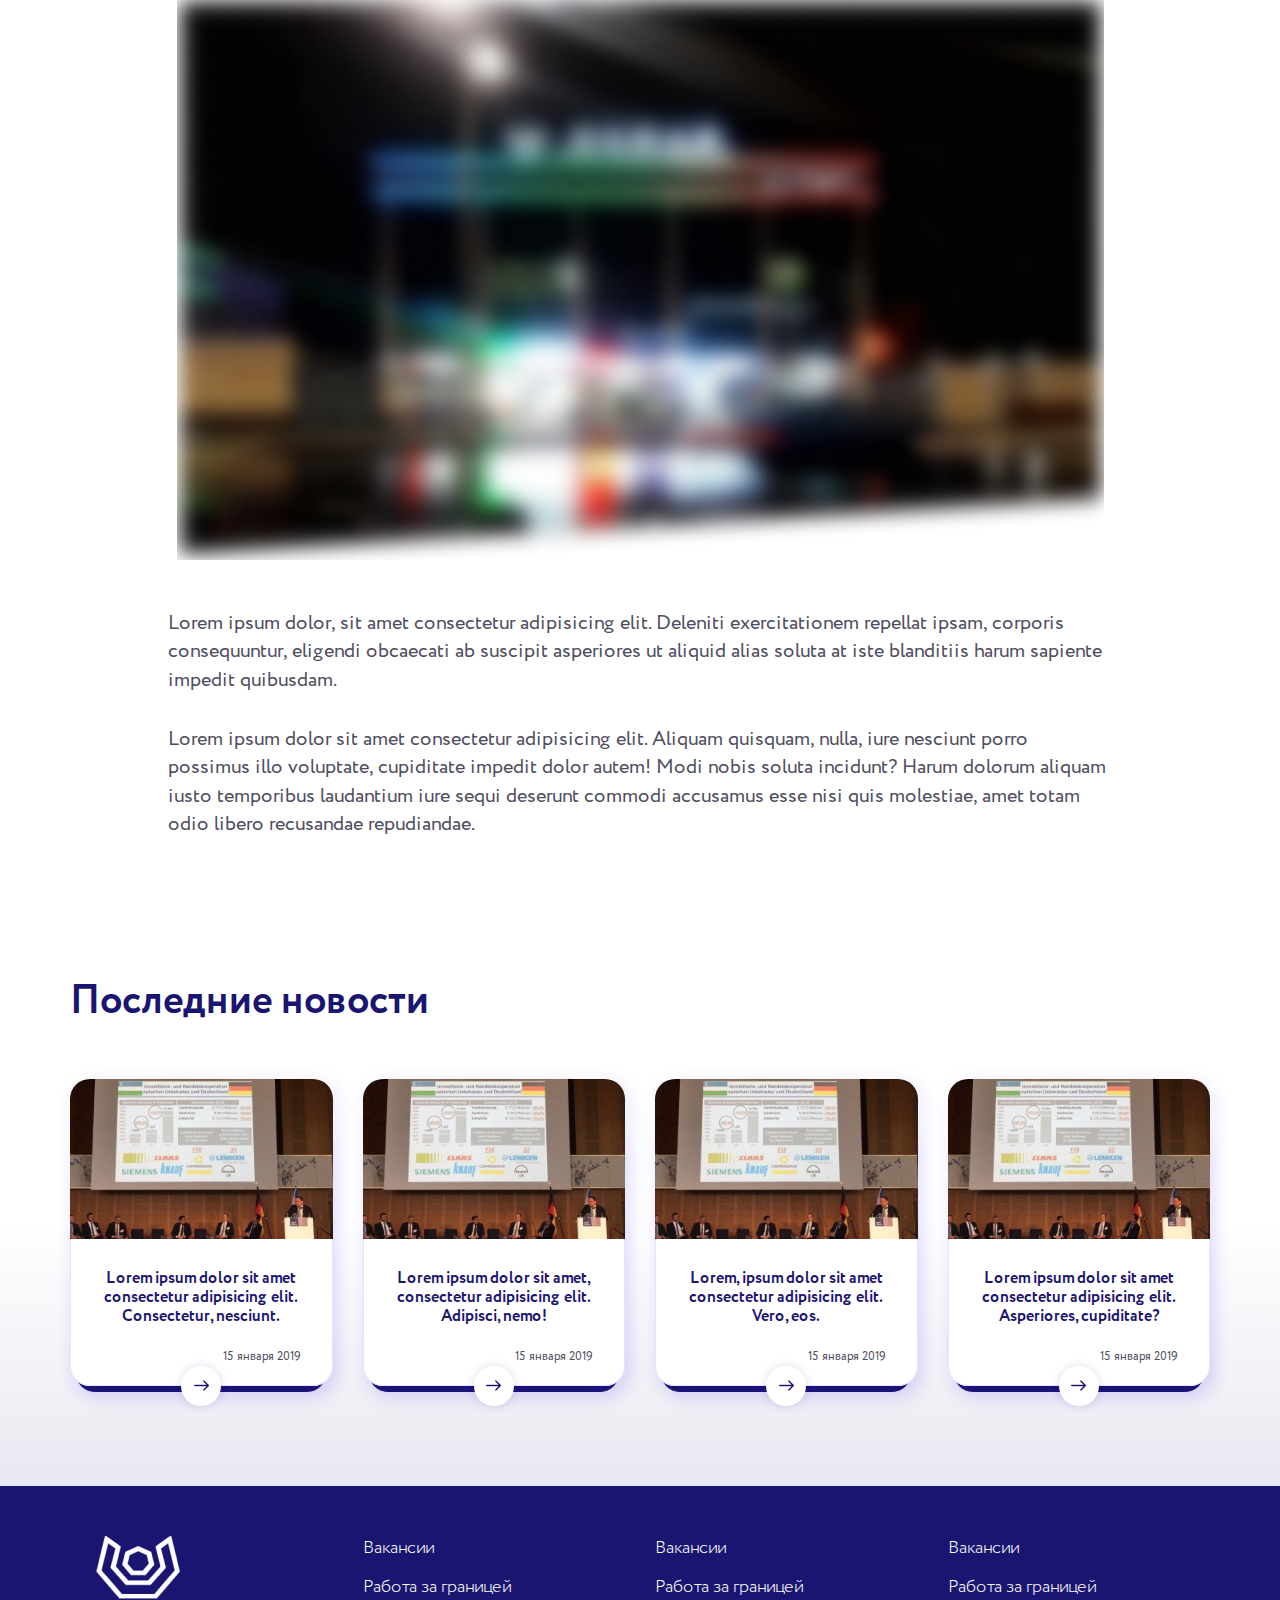
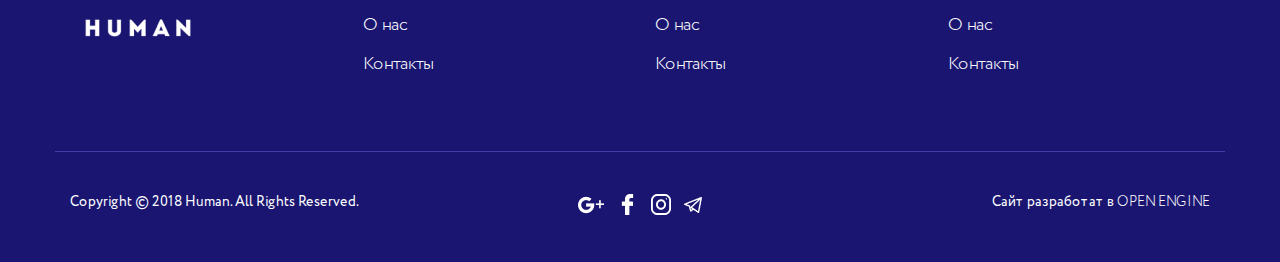
<file: news_posts.html>
<!DOCTYPE html>
<html lang="ru">
<head>
    <meta charset="utf-8">
    <meta http-equiv="X-UA-Compatible" content="IE=edge">
    <meta name="viewport" content="width=device-width, initial-scale=1">
	<title>Human</title>

    <!-- Bootstrap -->
    <link href="css/bootstrap.css" rel="stylesheet">
    <link href="css/owl.carousel.css" rel="stylesheet">
    <link href="css/style.css" rel="stylesheet">

    <!--[if lt IE 9]>
      <script src="https://oss.maxcdn.com/html5shiv/3.7.3/html5shiv.min.js"></script>
      <script src="https://oss.maxcdn.com/respond/1.4.2/respond.min.js"></script>
    <![endif]-->
</head>
<body>
	<header class="index_header">
		<nav class="navbar navbar-default main_menu">
			<div class="container">
			    <!-- Brand and toggle get grouped for better mobile display -->
				<div class="navbar-header">
					<button type="button" class="navbar-toggle collapsed" data-toggle="collapse" data-target="#bs-example-navbar-collapse-1" aria-expanded="false">
					<span class="sr-only">Toggle navigation</span>
					<span class="icon-bar"></span>
					<span class="icon-bar"></span>
					<span class="icon-bar"></span>
					</button>
					<a class="navbar-brand logo" href="#"><img src="images/logo.png" alt=""></a>
				</div>
			    <!-- Collect the nav links, forms, and other content for toggling -->
				<div class="collapse navbar-collapse" id="bs-example-navbar-collapse-1">
					<ul class="nav navbar-nav navbar-right">
						<li><a href="#">О нас</a></li>
						<li class="dropdown">
							<a href="#" class="dropdown-toggle" data-toggle="dropdown" role="button" aria-haspopup="true" aria-expanded="false">Услуги <span class="caret"></span></a>
							<ul class="dropdown-menu">
								<li><a href="#">Lorem ipsum dolor sit.</a></li>
								<li><a href="#">Lorem ipsum dolor sit.</a></li>
								<li><a href="#">Lorem ipsum dolor sit.</a></li>
								<li><a href="#">Lorem ipsum dolor sit.</a></li>
							</ul>
						</li>
						<li><a href="#">Партнеры</a></li>
						<li><a href="#">Контакты</a></li>
						<li><a href="#">Новости</a></li>
						<li><a href="#">Личный кобинет</a></li>
						<li class="dropdown for_flag">
							<a href="#" class="dropdown-toggle" data-toggle="dropdown" role="button" aria-haspopup="true" aria-expanded="false"><img src="images/flag_russia.png" alt="">RU<span class="caret"></span></a>
							<ul class="dropdown-menu">
								<li><a href="#"><img src="images/flag_russia.png" alt="">UZ</a></li>
								<li><a href="#"><img src="images/flag_russia.png" alt="">ENG</a></li>
							</ul>
						</li>
					</ul>
				</div><!-- /.navbar-collapse -->
			</div><!-- /.container-fluid -->
		</nav>
		<div class="main_header" style="background-image: url(images/page_about_header.png);">
			<img src="images/page_about_header.png" alt="" class="main_top_img">
			<img src="images/main_vector.png" alt="" class="main_top_left_absolute_img">
			<img src="images/main_vector_right.png" alt="" class="main_top_right_absolute_img">
		</div>
		<div class="container main_header_text_container">
			<div class="row">
				<div class="col-md-12">
					<div class="main_header_text">
						<h2 class="block_title">Lorem, ipsum dolor sit amet consectetur adipisicing elit. Maxime omnis iste nulla doloribus optio vero!</h2>
					</div>
				</div>
			</div>
		</div>
	</header>


	<div class="page_news_post">
		<div class="container">
			<div class="row">
				<div class="col-md-10 col-md-offset-1">
					<p>Lorem ipsum dolor sit amet consectetur adipisicing elit. Dolorem itaque ex nesciunt iste corporis consequuntur sint voluptas ipsa rerum reiciendis, non veritatis magni ipsam soluta dicta eos. Exercitationem veniam similique nemo earum officiis doloribus eveniet recusandae iste blanditiis quaerat eligendi sequi labore deserunt explicabo provident modi sapiente, accusantium autem repellendus!</p>
					<p>Lorem ipsum dolor sit amet consectetur adipisicing, elit. Ratione accusamus excepturi, consequuntur quisquam natus sed nulla, blanditiis consectetur asperiores, quidem molestias error temporibus. Et facere nemo quas molestias illo, soluta quis eligendi adipisci numquam officia tempore officiis quam porro id.</p>
					<img src="images/news_post_image1.png" alt="">
					<p>Lorem ipsum dolor sit amet consectetur adipisicing elit. Id laudantium saepe aliquid expedita nobis eveniet consectetur beatae dolore natus aspernatur amet dignissimos nisi quaerat qui, quod eum corrupti quidem laboriosam libero nihil. Error natus nulla sed provident quo ipsum, soluta.</p>
					<img src="images/news_post_image2.png" alt="">
					<p>Lorem ipsum dolor, sit amet consectetur adipisicing elit. Deleniti exercitationem repellat ipsam, corporis consequuntur, eligendi obcaecati ab suscipit asperiores ut aliquid alias soluta at iste blanditiis harum sapiente impedit quibusdam.</p>
					<p>Lorem ipsum dolor sit amet consectetur adipisicing elit. Aliquam quisquam, nulla, iure nesciunt porro possimus illo voluptate, cupiditate impedit dolor autem! Modi nobis soluta incidunt? Harum dolorum aliquam iusto temporibus laudantium iure sequi deserunt commodi accusamus esse nisi quis molestiae, amet totam odio libero recusandae repudiandae.</p>
				</div>
			</div>
		</div>
	</div>

	
	<div class="page_news page_news_post_bottom">
		<div class="container">
			<div class="row">
				<div class="col-md-12"><h2 class="block_title">Последние новости</h2></div>
			</div>
			<div class="row">
				<div class="col-md-3">
					<div class="page_news_mini_posts">
						<div class="page_news_mini_posts_header" style="background-image: url(images/news.jpg);"></div>
						<div class="page_news_mini_posts_body">
							<h5>Lorem ipsum dolor sit amet consectetur adipisicing elit. Consectetur, nesciunt.</h5>
							<p>15&nbspянваря&nbsp2019</p>
							<a href="#"><span class="str_right"></span></a>
						</div>
					</div>
				</div>
				<div class="col-md-3">
					<div class="page_news_mini_posts">
						<div class="page_news_mini_posts_header" style="background-image: url(images/news.jpg);"></div>
						<div class="page_news_mini_posts_body">
							<h5>Lorem ipsum dolor sit amet, consectetur adipisicing elit. Adipisci, nemo!</h5>
							<p>15&nbspянваря&nbsp2019</p>
							<a href="#"><span class="str_right"></span></a>
						</div>
					</div>
				</div>
				<div class="col-md-3">
					<div class="page_news_mini_posts">
						<div class="page_news_mini_posts_header" style="background-image: url(images/news.jpg);"></div>
						<div class="page_news_mini_posts_body">
							<h5>Lorem, ipsum dolor sit amet consectetur adipisicing elit. Vero, eos.</h5>
							<p>15&nbspянваря&nbsp2019</p>
							<a href="#"><span class="str_right"></span></a>
						</div>
					</div>
				</div>
				<div class="col-md-3">
					<div class="page_news_mini_posts">
						<div class="page_news_mini_posts_header" style="background-image: url(images/news.jpg);"></div>
						<div class="page_news_mini_posts_body">
							<h5>Lorem ipsum dolor sit amet consectetur adipisicing elit. Asperiores, cupiditate?</h5>
							<p>15&nbspянваря&nbsp2019</p>
							<a href="#"><span class="str_right"></span></a>
						</div>
					</div>
				</div>
			</div>
		</div>
	</div>

	<footer>
		<div class="container">
			<div class="row footer_top">
				<div class="col-md-3"><img src="images/logo.png" alt=""></div>
				<div class="col-md-3">
					<ul>
						<li>
							<a href="#">Вакансии</a>
						</li>
						<li>
							<a href="#">Работа за границей</a>
						</li>
						<li>
							<a href="#">О нас</a>
						</li>
						<li>
							<a href="#">Контакты</a>
						</li>
					</ul>
				</div>
				<div class="col-md-3">
					<ul>
						<li>
							<a href="#">Вакансии</a>
						</li>
						<li>
							<a href="#">Работа за границей</a>
						</li>
						<li>
							<a href="#">О нас</a>
						</li>
						<li>
							<a href="#">Контакты</a>
						</li>
					</ul>
				</div>
				<div class="col-md-3">
					<ul>
						<li>
							<a href="#">Вакансии</a>
						</li>
						<li>
							<a href="#">Работа за границей</a>
						</li>
						<li>
							<a href="#">О нас</a>
						</li>
						<li>
							<a href="#">Контакты</a>
						</li>
					</ul>
				</div>
			</div>
			<div class="row footer_bottom">
				<div class="col-md-4"><p class="copy">Copyright © 2018 Human. All Rights Reserved.</p></div>
				<div class="col-md-4 footer_social text-center">
					<a href="#"><img src="images/social_google.png" alt=""></a>
					<a href="#"><img src="images/social_facebook.png" alt=""></a>
					<a href="#"><img src="images/social_instagram.png" alt=""></a>
					<a href="#"><img src="images/social_telegram.png" alt=""></a>
				</div>
				<div class="col-md-4"><p class="oe text-right">Сайт разработат в <a href="https://oe.uz/">OPEN ENGINE</a></p></div>
			</div>
		</div>
	</footer>


    <!-- jQuery (necessary for Bootstrap's JavaScript plugins) -->
    <script src="https://ajax.googleapis.com/ajax/libs/jquery/1.12.4/jquery.min.js"></script>
    <script src="js/bootstrap.min.js"></script>
    <script src="js/owl.carousel.min.js"></script>
    <script src="js/custom.js"></script>
</body>
</html>
</file>
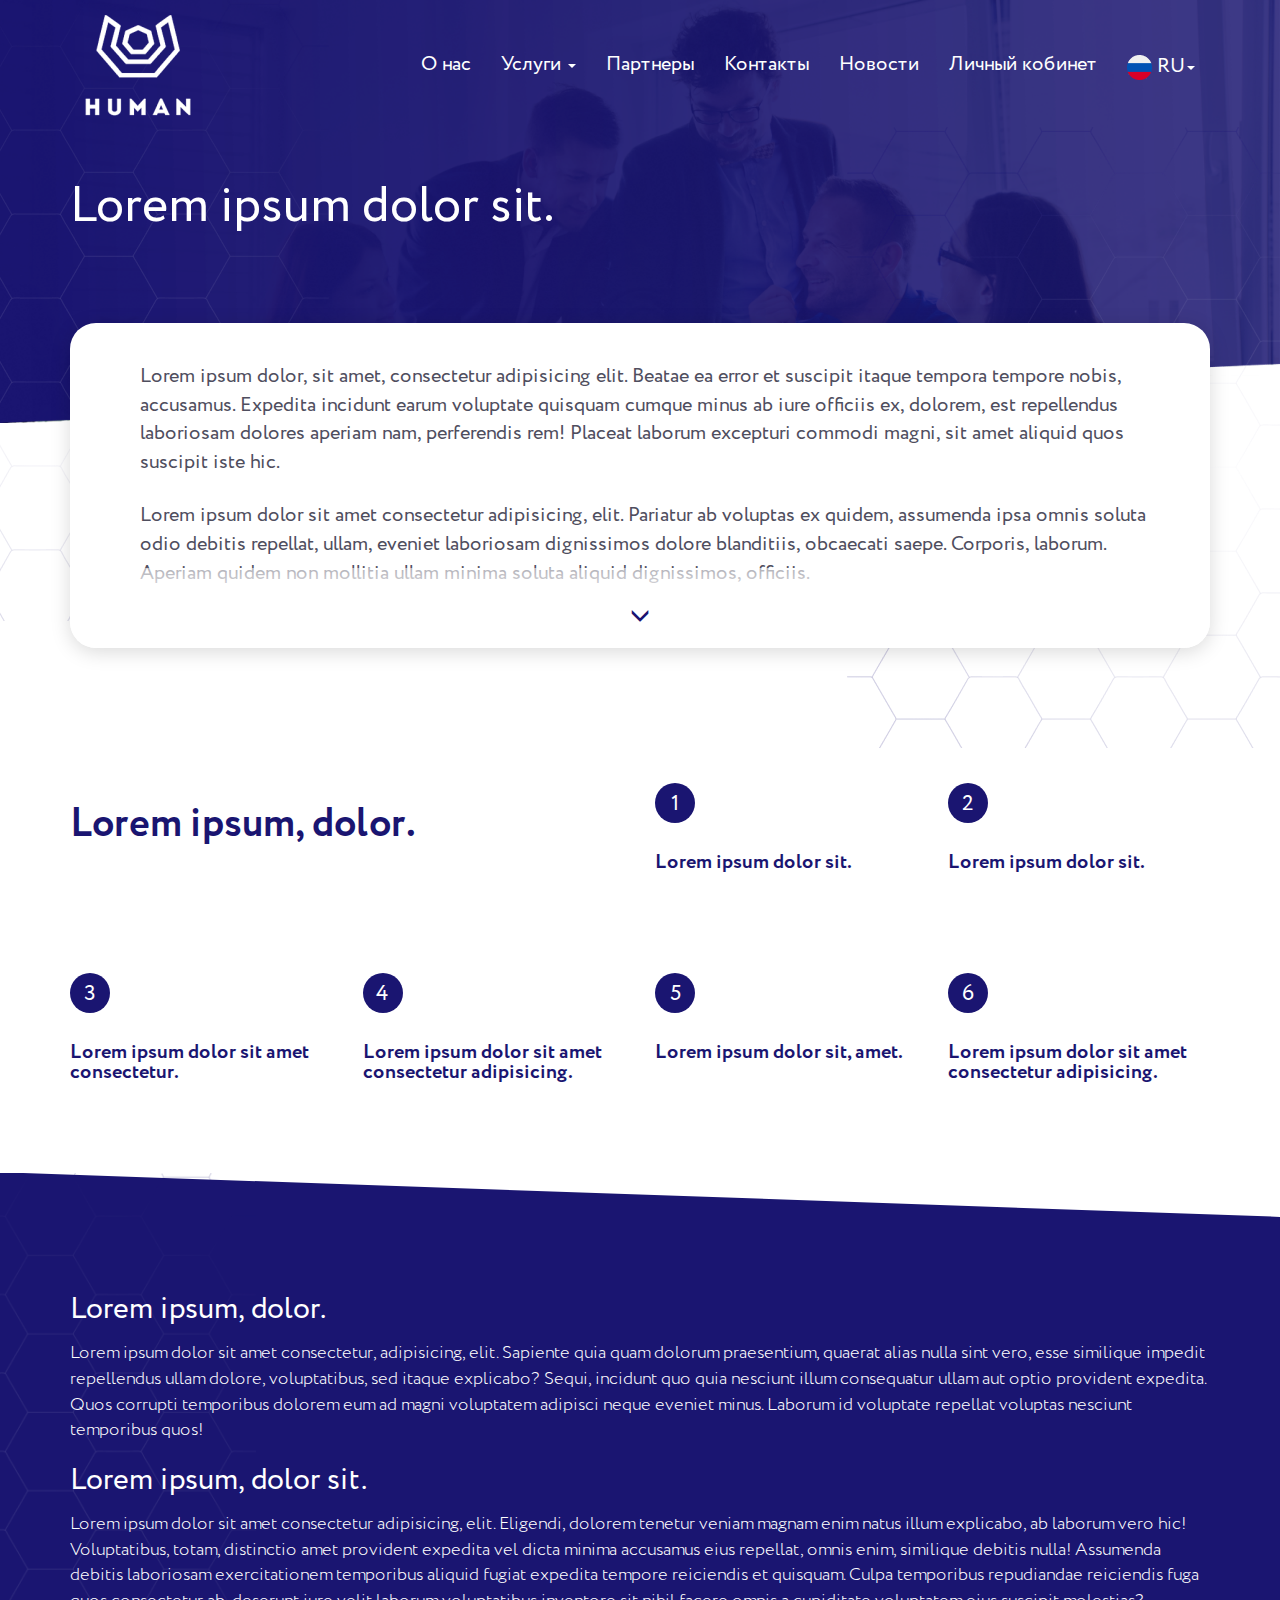
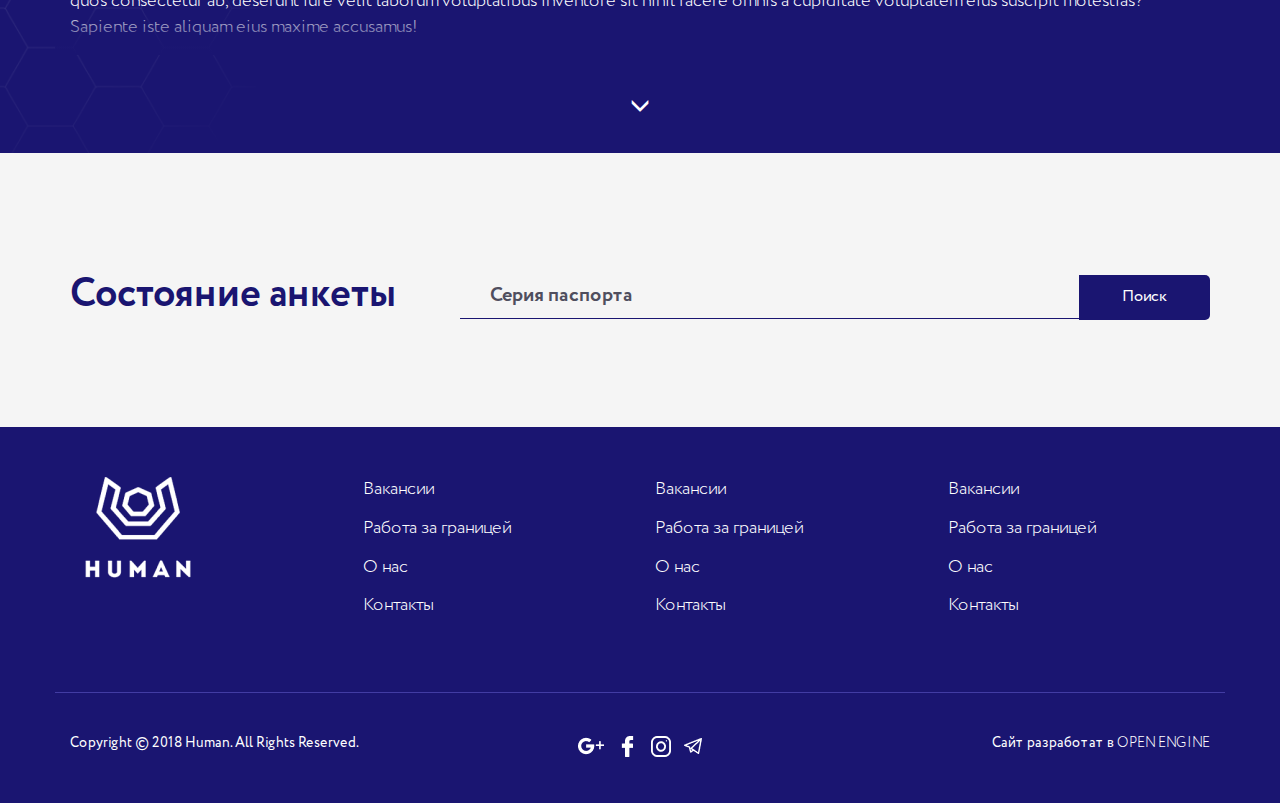
<file: page_job_country.html>
<!DOCTYPE html>
<html lang="ru">
<head>
    <meta charset="utf-8">
    <meta http-equiv="X-UA-Compatible" content="IE=edge">
    <meta name="viewport" content="width=device-width, initial-scale=1">
	<title>Human</title>

    <!-- Bootstrap -->
    <link href="css/bootstrap.css" rel="stylesheet">
    <link href="css/owl.carousel.css" rel="stylesheet">
    <link href="css/style.css" rel="stylesheet">

    <!--[if lt IE 9]>
      <script src="https://oss.maxcdn.com/html5shiv/3.7.3/html5shiv.min.js"></script>
      <script src="https://oss.maxcdn.com/respond/1.4.2/respond.min.js"></script>
    <![endif]-->
</head>
<body>
	<header class="index_header">
		<nav class="navbar navbar-default main_menu">
			<div class="container">
			    <!-- Brand and toggle get grouped for better mobile display -->
				<div class="navbar-header">
					<button type="button" class="navbar-toggle collapsed" data-toggle="collapse" data-target="#bs-example-navbar-collapse-1" aria-expanded="false">
					<span class="sr-only">Toggle navigation</span>
					<span class="icon-bar"></span>
					<span class="icon-bar"></span>
					<span class="icon-bar"></span>
					</button>
					<a class="navbar-brand logo" href="#"><img src="images/logo.png" alt=""></a>
				</div>
			    <!-- Collect the nav links, forms, and other content for toggling -->
				<div class="collapse navbar-collapse" id="bs-example-navbar-collapse-1">
					<ul class="nav navbar-nav navbar-right">
						<li><a href="#">О нас</a></li>
						<li class="dropdown">
							<a href="#" class="dropdown-toggle" data-toggle="dropdown" role="button" aria-haspopup="true" aria-expanded="false">Услуги <span class="caret"></span></a>
							<ul class="dropdown-menu">
								<li><a href="#">Lorem ipsum dolor sit.</a></li>
								<li><a href="#">Lorem ipsum dolor sit.</a></li>
								<li><a href="#">Lorem ipsum dolor sit.</a></li>
								<li><a href="#">Lorem ipsum dolor sit.</a></li>
							</ul>
						</li>
						<li><a href="#">Партнеры</a></li>
						<li><a href="#">Контакты</a></li>
						<li><a href="#">Новости</a></li>
						<li><a href="#">Личный кобинет</a></li>
						<li class="dropdown for_flag">
							<a href="#" class="dropdown-toggle" data-toggle="dropdown" role="button" aria-haspopup="true" aria-expanded="false"><img src="images/flag_russia.png" alt="">RU<span class="caret"></span></a>
							<ul class="dropdown-menu">
								<li><a href="#"><img src="images/flag_russia.png" alt="">UZ</a></li>
								<li><a href="#"><img src="images/flag_russia.png" alt="">ENG</a></li>
							</ul>
						</li>
					</ul>
				</div><!-- /.navbar-collapse -->
			</div><!-- /.container-fluid -->
		</nav>
		<div class="main_header" style="background-image: url(images/page_about_header.png);">
			<img src="images/page_about_header.png" alt="" class="main_top_img">
			<img src="images/main_vector.png" alt="" class="main_top_left_absolute_img">
			<img src="images/main_vector_right.png" alt="" class="main_top_right_absolute_img">
		</div>
		<div class="container main_header_text_container">
			<div class="row">
				<div class="col-md-6">
					<div class="main_header_text">
						<h1>Lorem ipsum dolor sit.</h1>
					</div>
				</div>
				<div class="col-md-6"></div>
			</div>
		</div>
	</header>
	
	<div class="page_about_text">
		<div class="container">
			<div class="row">
				<div class="col-md-12">
					<div class="page_about_text_content">
						<p>Lorem ipsum dolor, sit amet, consectetur adipisicing elit. Beatae ea error et suscipit itaque tempora tempore nobis, accusamus. Expedita incidunt earum voluptate quisquam cumque minus ab iure officiis ex, dolorem, est repellendus laboriosam dolores aperiam nam, perferendis rem! Placeat laborum excepturi commodi magni, sit amet aliquid quos suscipit iste hic.</p>
						<p>Lorem ipsum dolor sit amet consectetur adipisicing, elit. Pariatur ab voluptas ex quidem, assumenda ipsa omnis soluta odio debitis repellat, ullam, eveniet laboriosam dignissimos dolore blanditiis, obcaecati saepe. Corporis, laborum. Aperiam quidem non mollitia ullam minima soluta aliquid dignissimos, officiis.</p>
						<p>Lorem ipsum dolor sit amet consectetur adipisicing, elit. Pariatur ab voluptas ex quidem, assumenda ipsa omnis soluta odio debitis repellat, ullam, eveniet laboriosam dignissimos dolore blanditiis, obcaecati saepe. Corporis, laborum. Aperiam quidem non mollitia ullam minima soluta aliquid dignissimos, officiis.</p>
						<p>Lorem ipsum dolor sit amet consectetur adipisicing, elit. Pariatur ab voluptas ex quidem, assumenda ipsa omnis soluta odio debitis repellat, ullam, eveniet laboriosam dignissimos dolore blanditiis, obcaecati saepe. Corporis, laborum. Aperiam quidem non mollitia ullam minima soluta aliquid dignissimos, officiis.</p>
						<p>Lorem ipsum dolor sit amet consectetur adipisicing, elit. Pariatur ab voluptas ex quidem, assumenda ipsa omnis soluta odio debitis repellat, ullam, eveniet laboriosam dignissimos dolore blanditiis, obcaecati saepe. Corporis, laborum. Aperiam quidem non mollitia ullam minima soluta aliquid dignissimos, officiis.</p>
						<button class="page_about_text_btn">
							<span class="glyphicon glyphicon-menu-down"></span>
							<span class="glyphicon glyphicon-menu-up"></span>
						</button>
					</div>
				</div>
			</div>
		</div>
	</div>

	<div class="page_job_country_stages_employment">
		<div class="container">
			<div class="row">
				<div class="col-md-6">
					<h2 class="block_title">Lorem ipsum, dolor.</h2>
				</div>
				<div class="col-md-3 page_job_country_stages_employment_step">
					<span>1</span>
					<p>Lorem ipsum dolor sit.</p>
				</div>
				<div class="col-md-3 page_job_country_stages_employment_step">
					<span>2</span>
					<p>Lorem ipsum dolor sit.</p>
				</div>
			</div>
			<div class="row">
				<div class="col-md-3 page_job_country_stages_employment_step">
					<span>3</span>
					<p>Lorem ipsum dolor sit amet consectetur.</p>
				</div>
				<div class="col-md-3 page_job_country_stages_employment_step">
					<span>4</span>
					<p>Lorem ipsum dolor sit amet consectetur adipisicing.</p>
				</div>
				<div class="col-md-3 page_job_country_stages_employment_step">
					<span>5</span>
					<p>Lorem ipsum dolor sit, amet.</p>
				</div>
				<div class="col-md-3 page_job_country_stages_employment_step">
					<span>6</span>
					<p>Lorem ipsum dolor sit amet consectetur adipisicing.</p>
				</div>
			</div>
		</div>
	</div>

	<div id="page_job_country_main_text">
		<div class="container">
			<div class="row">
				<div class="col-md-12">
					<div class="page_job_country_main_text_content">
						<h3>Lorem ipsum, dolor.</h3>
						<p>Lorem ipsum dolor sit amet consectetur, adipisicing, elit. Sapiente quia quam dolorum praesentium, quaerat alias nulla sint vero, esse similique impedit repellendus ullam dolore, voluptatibus, sed itaque explicabo? Sequi, incidunt quo quia nesciunt illum consequatur ullam aut optio provident expedita. Quos corrupti temporibus dolorem eum ad magni voluptatem adipisci neque eveniet minus. Laborum id voluptate repellat voluptas nesciunt temporibus quos!</p>
						<h3>Lorem ipsum, dolor sit.</h3>
						<p>Lorem ipsum dolor sit amet consectetur adipisicing, elit. Eligendi, dolorem tenetur veniam magnam enim natus illum explicabo, ab laborum vero hic! Voluptatibus, totam, distinctio amet provident expedita vel dicta minima accusamus eius repellat, omnis enim, similique debitis nulla! Assumenda debitis laboriosam exercitationem temporibus aliquid fugiat expedita tempore reiciendis et quisquam. Culpa temporibus repudiandae reiciendis fuga quos consectetur ab, deserunt iure velit laborum voluptatibus inventore sit nihil facere omnis a cupiditate voluptatem eius suscipit molestias? Sapiente iste aliquam eius maxime accusamus!</p>
						<p>Lorem ipsum dolor sit, amet consectetur adipisicing, elit. Tempore, corrupti incidunt cumque perspiciatis quo, et impedit? Modi sint amet doloribus aliquid delectus ut officia. Similique tempora non, cupiditate neque in beatae tenetur nemo dolore maiores excepturi odit iure, dolores consectetur corrupti odio dolorum? A, porro! Amet veniam, distinctio assumenda repellat nihil. Molestiae cum quo suscipit accusantium odit nostrum, ex fuga dignissimos, dolorum? Dolorem, esse perferendis explicabo eius aperiam exercitationem ratione distinctio expedita sed. Aliquam eligendi quidem distinctio labore reiciendis, non exercitationem in aperiam neque repellat sapiente, est ab iste quibusdam!</p>
						<h3>Lorem ipsum dolor, sit amet.</h3>
						<p>Lorem ipsum dolor sit amet consectetur adipisicing elit. Vero, labore. Doloribus obcaecati blanditiis numquam eos facere corrupti assumenda, at perspiciatis esse id officia architecto quae harum ut odio aliquam. Consequatur ea omnis iure laudantium ipsam deserunt quam nobis ipsum fugit commodi debitis quaerat a ex facilis molestias repellat rerum dolor eligendi, accusamus? Facilis beatae fugiat asperiores ad quae animi debitis qui officiis quam vitae ab neque odit, pariatur iusto veritatis. Cumque reiciendis quidem ab illum labore iste blanditiis amet! Sequi inventore ipsam officia velit omnis maxime reiciendis debitis veritatis, est consequuntur corrupti eligendi aut, ipsa modi, incidunt. Laudantium, dolor iusto delectus, quod, sunt mollitia doloremque fugit unde porro amet eaque.</p>
					</div>
				</div>
			</div>
		</div>
		<a href="#page_job_country_main_text">
			<span class="glyphicon glyphicon-menu-down"></span>
			<span class="glyphicon glyphicon-menu-up"></span>
		</a>
	</div>

	<div class="index_form">
		<div class="container">
			<div class="row">
				<div class="col-md-4">
					<h2 class="block_title">Состояние анкеты</h2>
				</div>
				<div class="col-md-8">
					<div class="input-group">
						<input type="text" class="form-control" placeholder="Серия паспорта">
						<span class="input-group-btn">
							<button class="btn btn-default" type="button">Поиск</button>
						</span>
					</div>
				</div>
			</div>
		</div>
	</div>

	<footer>
		<div class="container">
			<div class="row footer_top">
				<div class="col-md-3"><img src="images/logo.png" alt=""></div>
				<div class="col-md-3">
					<ul>
						<li>
							<a href="#">Вакансии</a>
						</li>
						<li>
							<a href="#">Работа за границей</a>
						</li>
						<li>
							<a href="#">О нас</a>
						</li>
						<li>
							<a href="#">Контакты</a>
						</li>
					</ul>
				</div>
				<div class="col-md-3">
					<ul>
						<li>
							<a href="#">Вакансии</a>
						</li>
						<li>
							<a href="#">Работа за границей</a>
						</li>
						<li>
							<a href="#">О нас</a>
						</li>
						<li>
							<a href="#">Контакты</a>
						</li>
					</ul>
				</div>
				<div class="col-md-3">
					<ul>
						<li>
							<a href="#">Вакансии</a>
						</li>
						<li>
							<a href="#">Работа за границей</a>
						</li>
						<li>
							<a href="#">О нас</a>
						</li>
						<li>
							<a href="#">Контакты</a>
						</li>
					</ul>
				</div>
			</div>
			<div class="row footer_bottom">
				<div class="col-md-4"><p class="copy">Copyright © 2018 Human. All Rights Reserved.</p></div>
				<div class="col-md-4 footer_social text-center">
					<a href="#"><img src="images/social_google.png" alt=""></a>
					<a href="#"><img src="images/social_facebook.png" alt=""></a>
					<a href="#"><img src="images/social_instagram.png" alt=""></a>
					<a href="#"><img src="images/social_telegram.png" alt=""></a>
				</div>
				<div class="col-md-4"><p class="oe text-right">Сайт разработат в <a href="https://oe.uz/">OPEN ENGINE</a></p></div>
			</div>
		</div>
	</footer>




    <!-- jQuery (necessary for Bootstrap's JavaScript plugins) -->
    <script src="https://ajax.googleapis.com/ajax/libs/jquery/1.12.4/jquery.min.js"></script>
    <script src="js/bootstrap.min.js"></script>
    <script src="js/owl.carousel.min.js"></script>
    <script src="js/custom.js"></script>
</body>
</html>
</file>
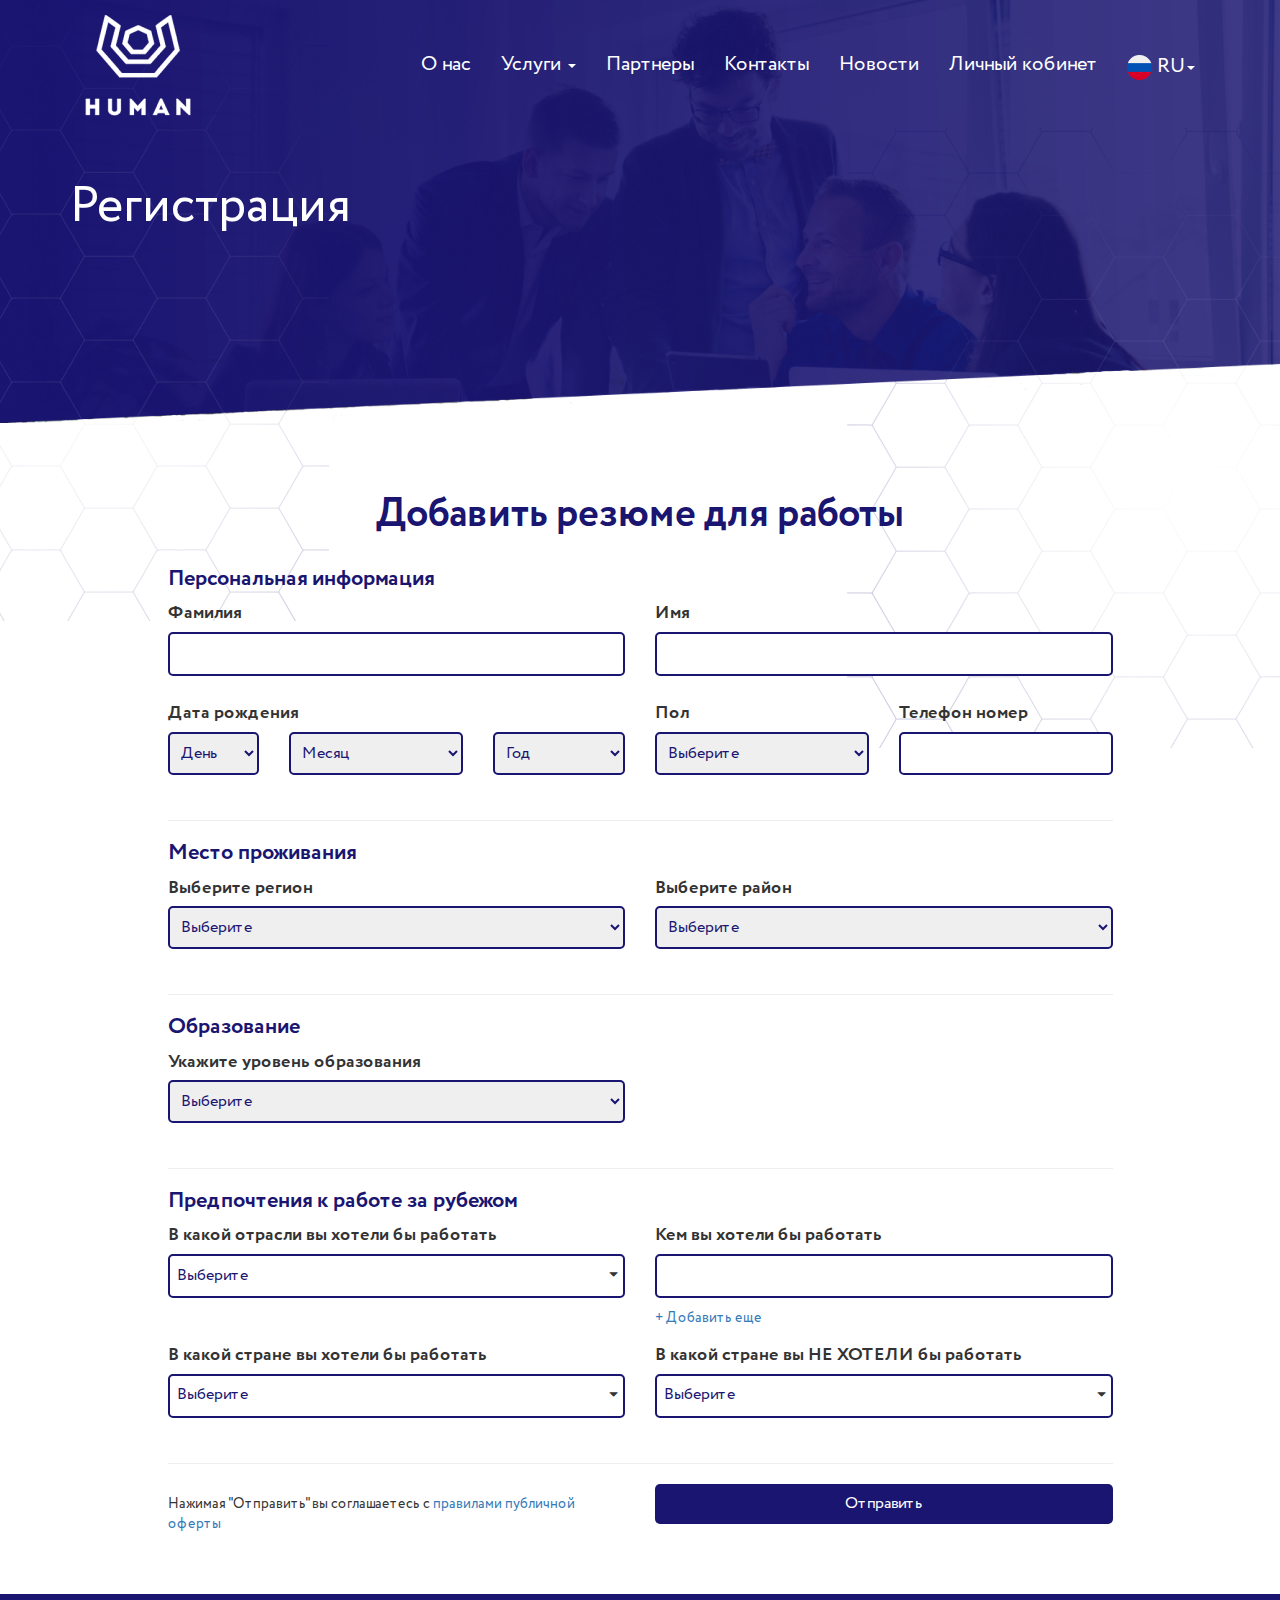
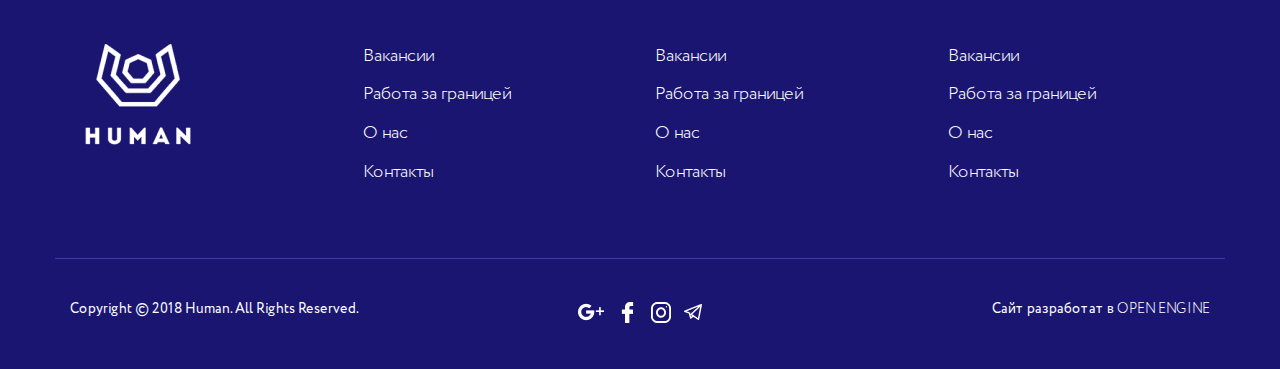
<file: registration.html>
<!DOCTYPE html>
<html lang="ru">
<head>
    <meta charset="utf-8">
    <meta http-equiv="X-UA-Compatible" content="IE=edge">
    <meta name="viewport" content="width=device-width, initial-scale=1">
    <title>Human</title>

    <!-- Bootstrap -->
    <link href="css/bootstrap.css" rel="stylesheet">
    <link href="css/owl.carousel.css" rel="stylesheet">
    <link href="css/style.css" rel="stylesheet">

    <!--[if lt IE 9]>
      <script src="https://oss.maxcdn.com/html5shiv/3.7.3/html5shiv.min.js"></script>
      <script src="https://oss.maxcdn.com/respond/1.4.2/respond.min.js"></script>
    <![endif]-->
</head>
<body>
    <header class="index_header">
        <nav class="navbar navbar-default main_menu">
            <div class="container">
                <!-- Brand and toggle get grouped for better mobile display -->
                <div class="navbar-header">
                    <button type="button" class="navbar-toggle collapsed" data-toggle="collapse" data-target="#bs-example-navbar-collapse-1" aria-expanded="false">
                    <span class="sr-only">Toggle navigation</span>
                    <span class="icon-bar"></span>
                    <span class="icon-bar"></span>
                    <span class="icon-bar"></span>
                    </button>
                    <a class="navbar-brand logo" href="#"><img src="images/logo.png" alt=""></a>
                </div>
                <!-- Collect the nav links, forms, and other content for toggling -->
                <div class="collapse navbar-collapse" id="bs-example-navbar-collapse-1">
                    <ul class="nav navbar-nav navbar-right">
                        <li><a href="#">О нас</a></li>
                        <li class="dropdown">
                            <a href="#" class="dropdown-toggle" data-toggle="dropdown" role="button" aria-haspopup="true" aria-expanded="false">Услуги <span class="caret"></span></a>
                            <ul class="dropdown-menu">
                                <li><a href="#">Lorem ipsum dolor sit.</a></li>
                                <li><a href="#">Lorem ipsum dolor sit.</a></li>
                                <li><a href="#">Lorem ipsum dolor sit.</a></li>
                                <li><a href="#">Lorem ipsum dolor sit.</a></li>
                            </ul>
                        </li>
                        <li><a href="#">Партнеры</a></li>
                        <li><a href="#">Контакты</a></li>
                        <li><a href="#">Новости</a></li>
                        <li><a href="#">Личный кобинет</a></li>
                        <li class="dropdown for_flag">
                            <a href="#" class="dropdown-toggle" data-toggle="dropdown" role="button" aria-haspopup="true" aria-expanded="false"><img src="images/flag_russia.png" alt="">RU<span class="caret"></span></a>
                            <ul class="dropdown-menu">
                                <li><a href="#"><img src="images/flag_russia.png" alt="">UZ</a></li>
                                <li><a href="#"><img src="images/flag_russia.png" alt="">ENG</a></li>
                            </ul>
                        </li>
                    </ul>
                </div><!-- /.navbar-collapse -->
            </div><!-- /.container-fluid -->
        </nav>
        <div class="main_header" style="background-image: url(images/page_about_header.png);">
            <img src="images/page_about_header.png" alt="" class="main_top_img">
            <img src="images/main_vector.png" alt="" class="main_top_left_absolute_img">
            <img src="images/main_vector_right.png" alt="" class="main_top_right_absolute_img">
        </div>
        <div class="container main_header_text_container">
            <div class="row">
                <div class="col-md-12">
                    <div class="main_header_text">
                        <h1>Регистрация</h1>
                    </div>
                </div>
            </div>
        </div>
    </header>


    <div class="page_registration">
        <div class="container">
            <div class="row">
                <div class="col-md-10 col-md-offset-1">
                    <div class="contentBlockBold">
                        <h2 class="block_title text-center">Добавить резюме для работы</h2>
                        <form method="post" id="registration-form" action="">
                            <h4 class="title-3">Персональная информация</h4>
                            <div class="row">
                                <div class="col-sm-6">
                                    <div class="formControl">
                                        <label class="formLabel required">Фамилия</label>
                                        <div class="field">
                                            <div class="input text required">
                                                <input type="text" class="formField" required="required" maxlength="80" id="surname">
                                            </div>
                                        </div>
                                    </div>
                                </div>
                                <div class="col-sm-6">
                                    <div class="formControl">
                                        <label class="formLabel required">Имя</label>
                                        <div class="field">
                                            <div class="input text required">
                                                <input type="text" class="formField" required="required" maxlength="80" id="name">
                                            </div>
                                        </div>
                                    </div>
                                </div>
                            </div>
                            <div class="row">
                                <div class="col-sm-6">
                                    <div class="formControl">
                                        <label class="formLabel required">Дата рождения</label>
                                        <div class="row">
                                            <div class="col-sm-3">
                                                <div class="field">
                                                    <div class="input select">
                                                        <select name="" class="formField" id="birth-date-day">
                                                            <option selected="selected">День</option>
                                                            <option>1</option>
                                                            <option>2</option>
                                                            <option>3</option>
                                                            <option>4</option>
                                                            <option>5</option>
                                                            <option>6</option>
                                                            <option>7</option>
                                                            <option>8</option>
                                                            <option>9</option>
                                                            <option>10</option>
                                                            <option>11</option>
                                                            <option>12</option>
                                                            <option>13</option>
                                                            <option>14</option>
                                                            <option>15</option>
                                                            <option>16</option>
                                                            <option>17</option>
                                                            <option>18</option>
                                                            <option>19</option>
                                                            <option>20</option>
                                                            <option>21</option>
                                                            <option>22</option>
                                                            <option>23</option>
                                                            <option>24</option>
                                                            <option>25</option>
                                                            <option>26</option>
                                                            <option>27</option>
                                                            <option>28</option>
                                                            <option>29</option>
                                                            <option>30</option>
                                                            <option>31</option>
                                                        </select>
                                                    </div>
                                                </div>
                                            </div>
                                            <div class="col-sm-5">
                                                <div class="field">
                                                    <div class="input select">
                                                        <select name="birth_date[month]" class="formField" id="birth-date-month">
                                                            <option selected="selected">Месяц</option>
                                                            <option>Январь</option>
                                                            <option>Февраль</option>
                                                            <option>Март</option>
                                                            <option>Апрель</option>
                                                            <option>Май</option>
                                                            <option>Июнь</option>
                                                            <option>Июль</option>
                                                            <option>Август</option>
                                                            <option>Сентябрь</option>
                                                            <option>Октябрь</option>
                                                            <option>Ноябрь</option>
                                                            <option>Декабрь</option>
                                                        </select>
                                                    </div>
                                                </div>
                                            </div>
                                            <div class="col-sm-4">
                                                <div class="field">
                                                    <div class="input select">
                                                        <select name="birth_date[year]" class="formField" id="birth-date-year">
                                                            <option selected="selected">Год</option>
                                                            <option>2003</option>
                                                            <option>2002</option>
                                                            <option>2001</option>
                                                            <option>2000</option>
                                                            <option>1999</option>
                                                            <option>1998</option>
                                                            <option>1997</option>
                                                            <option>1996</option>
                                                            <option>1995</option>
                                                            <option>1994</option>
                                                            <option>1993</option>
                                                            <option>1992</option>
                                                            <option>1991</option>
                                                            <option>1990</option>
                                                            <option>1989</option>
                                                            <option>1988</option>
                                                            <option>1987</option>
                                                            <option>1986</option>
                                                            <option>1985</option>
                                                            <option>1984</option>
                                                            <option>1983</option>
                                                            <option>1982</option>
                                                            <option>1981</option>
                                                            <option>1980</option>
                                                            <option>1979</option>
                                                            <option>1978</option>
                                                            <option>1977</option>
                                                            <option>1976</option>
                                                            <option>1975</option>
                                                            <option>1974</option>
                                                            <option>1973</option>
                                                            <option>1972</option>
                                                            <option>1971</option>
                                                            <option>1970</option>
                                                            <option>1969</option>
                                                            <option>1968</option>
                                                            <option>1967</option>
                                                            <option>1966</option>
                                                            <option>1965</option>
                                                            <option>1964</option>
                                                            <option>1963</option>
                                                            <option>1962</option>
                                                            <option>1961</option>
                                                            <option>1960</option>
                                                            <option>1959</option>
                                                            <option>1958</option>
                                                            <option>1957</option>
                                                            <option>1956</option>
                                                            <option>1955</option>
                                                            <option>1954</option>
                                                        </select>
                                                    </div>
                                                </div>
                                            </div>
                                        </div>
                                    </div>
                                </div>
                                <div class="col-sm-6">
                                    <div class="row">
                                        <div class="col-sm-6">
                                            <div class="formControl">
                                                <label class="formLabel required">Пол</label>
                                                <div class="field">
                                                    <div class="input select required">
                                                        <select name="sex" class="formField" required="required" id="sex">
                                                            <option>Выберите</option>
                                                            <option>Мужской</option>
                                                            <option>Женский</option>
                                                        </select>
                                                    </div>
                                                </div>
                                            </div>
                                        </div>
                                        <div class="col-sm-6">
                                            <div class="formControl">
                                                <label class="formLabel required">Телефон номер</label>
                                                <div class="field">
                                                    <div class="input text required">
                                                        <input type="text" name="phone-number" class="formField" required="required" maxlength="80" id="phone-number">
                                                    </div>
                                                </div>
                                            </div>
                                        </div>
                                    </div>
                                </div>
                            </div>
                            <hr>
                            <h4 class="title-3">Место проживания</h4>
                            <div class="row">
                                <div class="col-sm-6">
                                    <div class="formControl">
                                        <label class="formLabel required">Выберите регион</label>
                                        <div class="input select required">
                                            <select name="address_region_id" class="formField" required="required" id="address-region-id">
                                                <option value="">Выберите</option>
                                                <option value="1">Андижанская область</option>
                                                <option value="2">Бухарская область</option>
                                                <option value="3">Джизакская область</option>
                                                <option value="4">Кашкадарьинская область</option>
                                                <option value="5">Навоийская область</option>
                                                <option value="6">Наманганская область</option>
                                                <option value="7">Самаркандская область</option>
                                                <option value="8">Сурхандарьинская область</option>
                                                <option value="9">Сырдарьинская область</option>
                                                <option value="10">Ташкентская область</option>
                                                <option value="11">Ферганская область</option>
                                                <option value="12">Хорезмская область</option>
                                                <option value="13">Город Ташкент</option>
                                                <option value="15">Республика Каракалпакстан</option>
                                            </select>
                                        </div>
                                    </div>
                                </div>
                                <div class="col-sm-6">
                                    <div class="formControl">
                                        <label class="formLabel required">Выберите район</label>
                                        <div class="input select required">
                                            <select name="address_district_id" class="formField" required="required" id="address-district-id">
                                                <option>Выберите</option>
                                            </select>
                                        </div>
                                    </div>
                                </div>
                            </div>
                            <hr>
                            <h4 class="title-3">Образование</h4>
                            <div class="row">
                                <div class="col-sm-6">
                                    <div class="formControl">
                                        <label class="formLabel">Укажите уровень образования</label>
                                        <div class="input select required">
                                            <select name="education_level_id" class="formField" required="required" id="education-level-id">
                                                <option value="">Выберите</option>
                                                <option value="1">Школа 9 классов</option>
                                                <option value="2">Школа 11 классов</option>
                                                <option value="3">Колледж, лицей</option>
                                                <option value="4">Высшее</option>
                                                <option value="5">Бакалавр</option>
                                                <option value="6">Магистр</option>
                                                <option value="8">Кандидат наук</option>
                                                <option value="9">Доктор наук</option>
                                            </select>
                                        </div>
                                    </div>
                                </div>
                            </div>
                            <hr>
                            <h4 class="title-3">Предпочтения к работе за рубежом</h4>
                            <div class="row">
                                <div class="col-sm-6">
                                    <div class="formControl">
                                        <label class="formLabel">В какой отрасли вы хотели бы работать</label>
                                        <div class="field">
                                            <div class="input select">
                                                <div class="ms-parent formField jq-multiple-select">
                                                    <span class="glyphicon glyphicon-triangle-bottom"></span>
                                                    <input type="text" name="" class="formField" id="what_work_like" placeholder="Выберите" value="Выберите" readonly="readonly">
                                                    <div class="ms-drop bottom">
                                                        <ul style="max-height: 250px;">
                                                            <li class="ms-select-all">
                                                                <label>
                                                                    <span>[Любая отрасль]</span>
                                                                </label>
                                                            </li>
                                                            <li class="" style="false">
                                                                <label class="">
                                                                    <input type="checkbox"><span>Стройтельство</span>
                                                                </label>
                                                            </li>
                                                            <li class="" style="false">
                                                                <label class="">
                                                                    <input type="checkbox"><span>Сфера услуг</span>
                                                                </label>
                                                            </li>
                                                            <li class="" style="false">
                                                                <label class="">
                                                                    <input type="checkbox"><span>Общепит</span>
                                                                </label>
                                                            </li>
                                                            <li class="" style="false">
                                                                <label class="">
                                                                    <input type="checkbox"><span>Торговля</span>
                                                                </label>
                                                            </li>
                                                            <li class="ms-no-results">
                                                                <label class="">
                                                                    <span>Не найдено</span>
                                                                </label>
                                                            </li>
                                                        </ul>
                                                    </div>
                                                </div>
                                            </div>
                                        </div>
                                    </div>
                                </div>
                                <div class="col-sm-6">
                                    <div class="formControl">
                                        <label class="formLabel">Кем вы хотели бы работать</label>
                                        <div class="wrapCloneFields">
                                            <div class="field FiledMain">
                                                <div class="input text">
                                                    <input type="text" name="" class="formField for-clone-input">
                                                </div>
                                                <div class="textRight">
                                                    <a href="#" class="btnAddRemove dec-n">- Удалить</a>
                                                </div>
                                            </div>
                                            <a href="#" class="btnAddField dec-n ">+ Добавить еще</a>
                                        </div>
                                    </div>
                                </div>
                            </div>
                            <div class="row">
                                <div class="col-sm-6">
                                    <div class="formControl">
                                        <label class="formLabel">В какой стране вы хотели бы работать</label>
                                        <div class="field">
                                            <div class="input select">
                                                <div class="ms-parent formField jq-multiple-select">
                                                    <span class="glyphicon glyphicon-triangle-bottom"></span>
                                                    <input type="text" name="" class="formField" id="desirable_countries" placeholder="Выберите" value="Выберите" readonly="readonly">
                                                    <div class="ms-drop bottom">
                                                        <ul style="max-height: 250px;">
                                                            <li class="ms-no-results">
                                                                <label>
                                                                    <span>[Не имеет значения]</span>
                                                                </label>
                                                            </li>
                                                            <li class="">
                                                                <label class="">
                                                                    <input type="checkbox">
                                                                    <span>Россия</span>
                                                                </label>
                                                            </li>
                                                            <li class="">
                                                                <label class="">
                                                                    <input type="checkbox">
                                                                    <span>Корея</span>
                                                                </label>
                                                            </li>
                                                            <li class="">
                                                                <label class="">
                                                                    <input type="checkbox">
                                                                    <span>Казахстан</span>
                                                                </label>
                                                            </li>
                                                            <li class="">
                                                                <label class="">
                                                                    <input type="checkbox">
                                                                    <span>Турция</span>
                                                                </label>
                                                            </li>
                                                            <li class="">
                                                                <label class="">
                                                                    <input type="checkbox">
                                                                    <span>Япония</span>
                                                                </label>
                                                            </li>
                                                            <li class="">
                                                                <label class="">
                                                                    <input type="checkbox">
                                                                    <span>Страны ЕС</span>
                                                                </label>
                                                            </li>
                                                            <li class="">
                                                                <label class="">
                                                                    <input type="checkbox">
                                                                    <span>Америка</span>
                                                                </label>
                                                            </li>
                                                            <li class="ms-no-results"><span>Не найдено</span></li>
                                                        </ul>
                                                    </div>
                                                </div>
                                            </div>
                                        </div>
                                    </div>
                                </div>
                                <div class="col-sm-6">
                                    <div class="formControl">
                                        <label class="formLabel">В какой стране вы НЕ ХОТЕЛИ бы работать</label>
                                        <div class="field">
                                            <div class="input select">
                                                <div class="ms-parent formField jq-multiple-select">
                                                    <span class="glyphicon glyphicon-triangle-bottom"></span>
                                                    <input type="text" name="" class="formField" id="undesirable_countries" placeholder="Выберите" value="Выберите" readonly="readonly">
                                                    <div class="ms-drop bottom">
                                                        <ul style="max-height: 250px;">
                                                            <li class="ms-no-results">
                                                                <label>
                                                                    <span>[Не имеет значения]</span>
                                                                </label>
                                                            </li>
                                                            <li class="">
                                                                <label class="">
                                                                    <input type="checkbox">
                                                                    <span>Россия</span>
                                                                </label>
                                                            </li>
                                                            <li class="">
                                                                <label class="">
                                                                    <input type="checkbox">
                                                                    <span>Корея</span>
                                                                </label>
                                                            </li>
                                                            <li class="">
                                                                <label class="">
                                                                    <input type="checkbox">
                                                                    <span>Казахстан</span>
                                                                </label>
                                                            </li>
                                                            <li class="">
                                                                <label class="">
                                                                    <input type="checkbox">
                                                                    <span>Турция</span>
                                                                </label>
                                                            </li>
                                                            <li class="">
                                                                <label class="">
                                                                    <input type="checkbox">
                                                                    <span>Япония</span>
                                                                </label>
                                                            </li>
                                                            <li class="">
                                                                <label class="">
                                                                    <input type="checkbox">
                                                                    <span>Страны ЕС</span>
                                                                </label>
                                                            </li>
                                                            <li class="">
                                                                <label class="">
                                                                    <input type="checkbox">
                                                                    <span>Америка</span>
                                                                </label>
                                                            </li>
                                                            <li class="ms-no-results">
                                                                <label>
                                                                    <span>Не найдено</span>
                                                                </label>
                                                            </li>
                                                        </ul>
                                                    </div>
                                                </div>
                                            </div>
                                        </div>
                                    </div>
                                </div>
                            </div>
                            <hr>
                            <div class="formSubmit">
                                <div class="row">
                                    <div class="col-sm-6">
                                        <p>Нажимая "Отправить" вы соглашаетесь с <a href="#" target="_blank">правилами публичной оферты</a></p>
                                    </div>
                                    <div class="col-sm-6">
                                        <button class="btn0 btnBlock btn1 btnBold" type="submit">Отправить</button>                        
                                    </div>
                                </div>
                            </div>
                        </form>
                    </div>
                </div>
            </div>
        </div>
    </div>

    <footer>
        <div class="container">
            <div class="row footer_top">
                <div class="col-md-3"><img src="images/logo.png" alt=""></div>
                <div class="col-md-3">
                    <ul>
                        <li>
                            <a href="#">Вакансии</a>
                        </li>
                        <li>
                            <a href="#">Работа за границей</a>
                        </li>
                        <li>
                            <a href="#">О нас</a>
                        </li>
                        <li>
                            <a href="#">Контакты</a>
                        </li>
                    </ul>
                </div>
                <div class="col-md-3">
                    <ul>
                        <li>
                            <a href="#">Вакансии</a>
                        </li>
                        <li>
                            <a href="#">Работа за границей</a>
                        </li>
                        <li>
                            <a href="#">О нас</a>
                        </li>
                        <li>
                            <a href="#">Контакты</a>
                        </li>
                    </ul>
                </div>
                <div class="col-md-3">
                    <ul>
                        <li>
                            <a href="#">Вакансии</a>
                        </li>
                        <li>
                            <a href="#">Работа за границей</a>
                        </li>
                        <li>
                            <a href="#">О нас</a>
                        </li>
                        <li>
                            <a href="#">Контакты</a>
                        </li>
                    </ul>
                </div>
            </div>
            <div class="row footer_bottom">
                <div class="col-md-4"><p class="copy">Copyright © 2018 Human. All Rights Reserved.</p></div>
                <div class="col-md-4 footer_social text-center">
                    <a href="#"><img src="images/social_google.png" alt=""></a>
                    <a href="#"><img src="images/social_facebook.png" alt=""></a>
                    <a href="#"><img src="images/social_instagram.png" alt=""></a>
                    <a href="#"><img src="images/social_telegram.png" alt=""></a>
                </div>
                <div class="col-md-4"><p class="oe text-right">Сайт разработат в <a href="https://oe.uz/">OPEN ENGINE</a></p></div>
            </div>
        </div>
    </footer>


    <!-- jQuery (necessary for Bootstrap's JavaScript plugins) -->
    <script src="https://ajax.googleapis.com/ajax/libs/jquery/1.12.4/jquery.min.js"></script>
    <script src="js/bootstrap.min.js"></script>
    <script src="js/owl.carousel.min.js"></script>
    <script src="js/custom.js"></script>
</body>
</html>
</file>
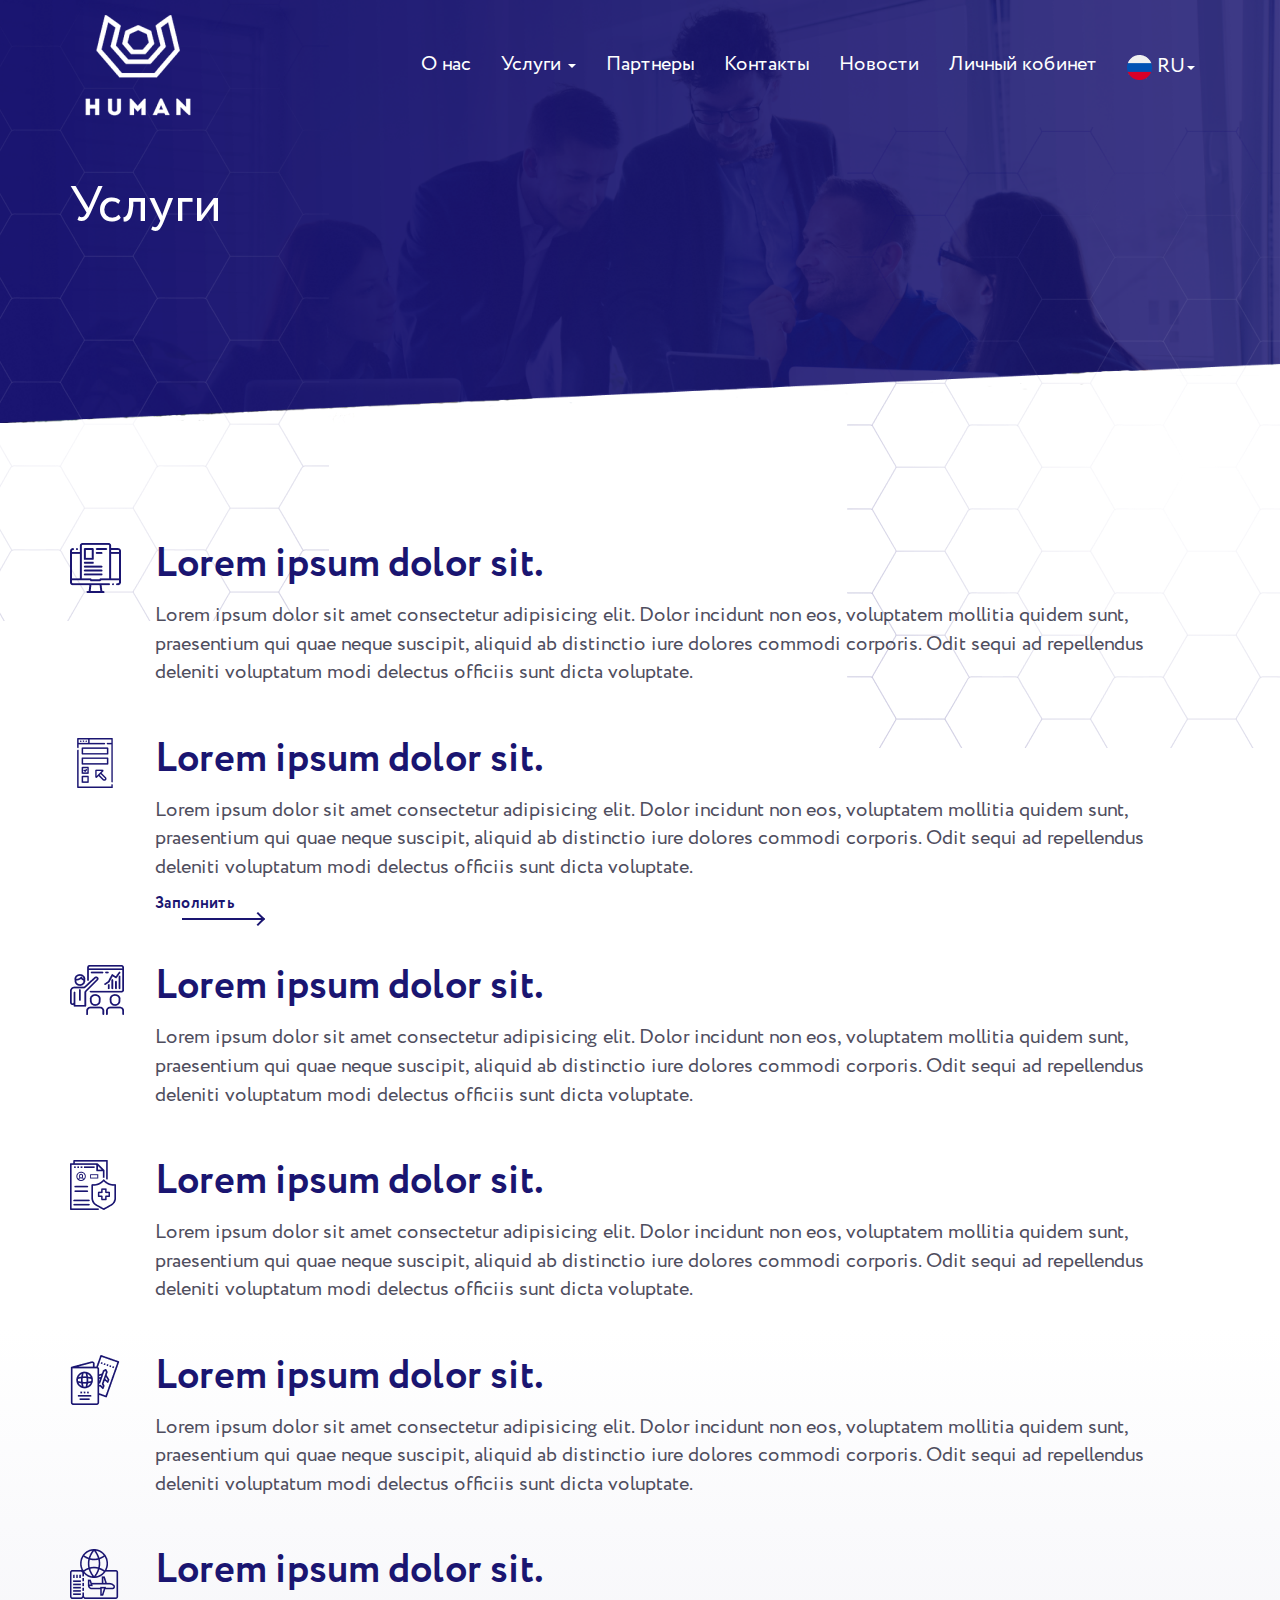
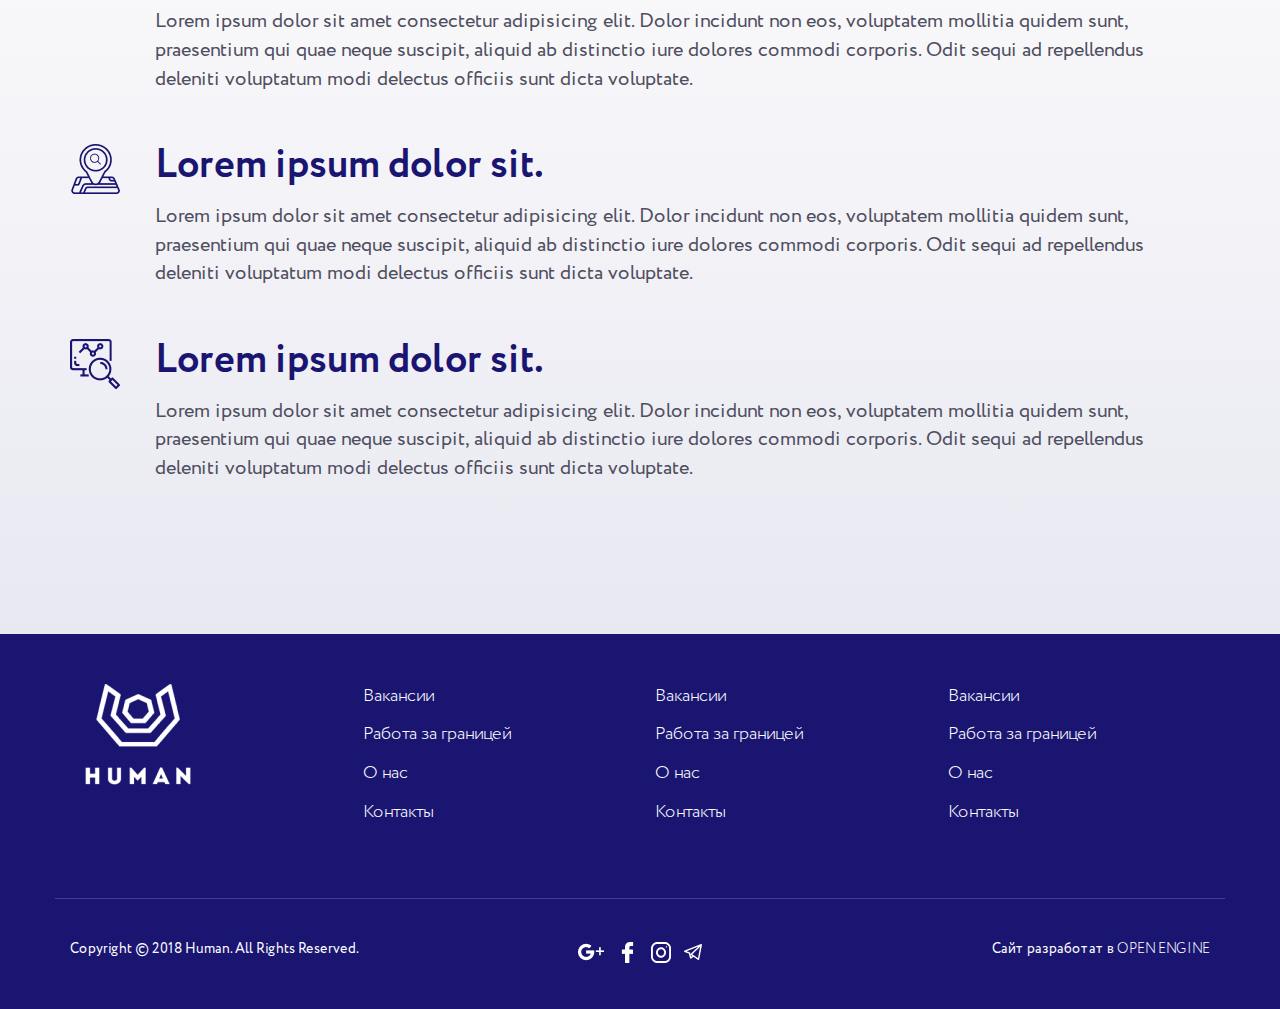
<file: services.html>
<!DOCTYPE html>
<html lang="ru">
<head>
    <meta charset="utf-8">
    <meta http-equiv="X-UA-Compatible" content="IE=edge">
    <meta name="viewport" content="width=device-width, initial-scale=1">
	<title>Human</title>

    <!-- Bootstrap -->
    <link href="css/bootstrap.css" rel="stylesheet">
    <link href="css/owl.carousel.css" rel="stylesheet">
    <link href="css/style.css" rel="stylesheet">

    <!--[if lt IE 9]>
      <script src="https://oss.maxcdn.com/html5shiv/3.7.3/html5shiv.min.js"></script>
      <script src="https://oss.maxcdn.com/respond/1.4.2/respond.min.js"></script>
    <![endif]-->
</head>
<body>
	<header class="index_header">
		<nav class="navbar navbar-default main_menu">
			<div class="container">
			    <!-- Brand and toggle get grouped for better mobile display -->
				<div class="navbar-header">
					<button type="button" class="navbar-toggle collapsed" data-toggle="collapse" data-target="#bs-example-navbar-collapse-1" aria-expanded="false">
					<span class="sr-only">Toggle navigation</span>
					<span class="icon-bar"></span>
					<span class="icon-bar"></span>
					<span class="icon-bar"></span>
					</button>
					<a class="navbar-brand logo" href="#"><img src="images/logo.png" alt=""></a>
				</div>
			    <!-- Collect the nav links, forms, and other content for toggling -->
				<div class="collapse navbar-collapse" id="bs-example-navbar-collapse-1">
					<ul class="nav navbar-nav navbar-right">
						<li><a href="#">О нас</a></li>
						<li class="dropdown">
							<a href="#" class="dropdown-toggle" data-toggle="dropdown" role="button" aria-haspopup="true" aria-expanded="false">Услуги <span class="caret"></span></a>
							<ul class="dropdown-menu">
								<li><a href="#">Lorem ipsum dolor sit.</a></li>
								<li><a href="#">Lorem ipsum dolor sit.</a></li>
								<li><a href="#">Lorem ipsum dolor sit.</a></li>
								<li><a href="#">Lorem ipsum dolor sit.</a></li>
							</ul>
						</li>
						<li><a href="#">Партнеры</a></li>
						<li><a href="#">Контакты</a></li>
						<li><a href="#">Новости</a></li>
						<li><a href="#">Личный кобинет</a></li>
						<li class="dropdown for_flag">
							<a href="#" class="dropdown-toggle" data-toggle="dropdown" role="button" aria-haspopup="true" aria-expanded="false"><img src="images/flag_russia.png" alt="">RU<span class="caret"></span></a>
							<ul class="dropdown-menu">
								<li><a href="#"><img src="images/flag_russia.png" alt="">UZ</a></li>
								<li><a href="#"><img src="images/flag_russia.png" alt="">ENG</a></li>
							</ul>
						</li>
					</ul>
				</div><!-- /.navbar-collapse -->
			</div><!-- /.container-fluid -->
		</nav>
		<div class="main_header" style="background-image: url(images/page_about_header.png);">
			<img src="images/page_about_header.png" alt="" class="main_top_img">
			<img src="images/main_vector.png" alt="" class="main_top_left_absolute_img">
			<img src="images/main_vector_right.png" alt="" class="main_top_right_absolute_img">
		</div>
		<div class="container main_header_text_container">
			<div class="row">
				<div class="col-md-12">
					<div class="main_header_text">
						<h1>Услуги</h1>
					</div>
				</div>
			</div>
		</div>
	</header>


	<div class="services">
		<div class="container">
			<div class="row">
				<div class="col-md-12">
					<div>
						<img src="images/services_icon1.png" alt="">
						<h2 class="block_title">Lorem ipsum dolor sit.</h2>
						<p>Lorem ipsum dolor sit amet consectetur adipisicing elit. Dolor incidunt non eos, voluptatem mollitia quidem sunt, praesentium qui quae neque suscipit, aliquid ab distinctio iure dolores commodi corporis. Odit sequi ad repellendus deleniti voluptatum modi delectus officiis sunt dicta voluptate.</p>
					</div>
					<div>
						<img src="images/services_icon2.png" alt="">
						<h2 class="block_title">Lorem ipsum dolor sit.</h2>
						<p>Lorem ipsum dolor sit amet consectetur adipisicing elit. Dolor incidunt non eos, voluptatem mollitia quidem sunt, praesentium qui quae neque suscipit, aliquid ab distinctio iure dolores commodi corporis. Odit sequi ad repellendus deleniti voluptatum modi delectus officiis sunt dicta voluptate.</p>
						<a href="#" class="big_right_str">Заполнить</a>
					</div>
					<div>
						<img src="images/services_icon3.png" alt="">
						<h2 class="block_title">Lorem ipsum dolor sit.</h2>
						<p>Lorem ipsum dolor sit amet consectetur adipisicing elit. Dolor incidunt non eos, voluptatem mollitia quidem sunt, praesentium qui quae neque suscipit, aliquid ab distinctio iure dolores commodi corporis. Odit sequi ad repellendus deleniti voluptatum modi delectus officiis sunt dicta voluptate.</p>
					</div>
					<div>
						<img src="images/services_icon4.png" alt="">
						<h2 class="block_title">Lorem ipsum dolor sit.</h2>
						<p>Lorem ipsum dolor sit amet consectetur adipisicing elit. Dolor incidunt non eos, voluptatem mollitia quidem sunt, praesentium qui quae neque suscipit, aliquid ab distinctio iure dolores commodi corporis. Odit sequi ad repellendus deleniti voluptatum modi delectus officiis sunt dicta voluptate.</p>
					</div>
					<div>
						<img src="images/services_icon5.png" alt="">
						<h2 class="block_title">Lorem ipsum dolor sit.</h2>
						<p>Lorem ipsum dolor sit amet consectetur adipisicing elit. Dolor incidunt non eos, voluptatem mollitia quidem sunt, praesentium qui quae neque suscipit, aliquid ab distinctio iure dolores commodi corporis. Odit sequi ad repellendus deleniti voluptatum modi delectus officiis sunt dicta voluptate.</p>
					</div>
					<div>
						<img src="images/services_icon6.png" alt="">
						<h2 class="block_title">Lorem ipsum dolor sit.</h2>
						<p>Lorem ipsum dolor sit amet consectetur adipisicing elit. Dolor incidunt non eos, voluptatem mollitia quidem sunt, praesentium qui quae neque suscipit, aliquid ab distinctio iure dolores commodi corporis. Odit sequi ad repellendus deleniti voluptatum modi delectus officiis sunt dicta voluptate.</p>
					</div>
					<div>
						<img src="images/services_icon7.png" alt="">
						<h2 class="block_title">Lorem ipsum dolor sit.</h2>
						<p>Lorem ipsum dolor sit amet consectetur adipisicing elit. Dolor incidunt non eos, voluptatem mollitia quidem sunt, praesentium qui quae neque suscipit, aliquid ab distinctio iure dolores commodi corporis. Odit sequi ad repellendus deleniti voluptatum modi delectus officiis sunt dicta voluptate.</p>
					</div>
					<div>
						<img src="images/services_icon8.png" alt="">
						<h2 class="block_title">Lorem ipsum dolor sit.</h2>
						<p>Lorem ipsum dolor sit amet consectetur adipisicing elit. Dolor incidunt non eos, voluptatem mollitia quidem sunt, praesentium qui quae neque suscipit, aliquid ab distinctio iure dolores commodi corporis. Odit sequi ad repellendus deleniti voluptatum modi delectus officiis sunt dicta voluptate.</p>
					</div>
				</div>
			</div>
		</div>
	</div>

	

	<footer>
		<div class="container">
			<div class="row footer_top">
				<div class="col-md-3"><img src="images/logo.png" alt=""></div>
				<div class="col-md-3">
					<ul>
						<li>
							<a href="#">Вакансии</a>
						</li>
						<li>
							<a href="#">Работа за границей</a>
						</li>
						<li>
							<a href="#">О нас</a>
						</li>
						<li>
							<a href="#">Контакты</a>
						</li>
					</ul>
				</div>
				<div class="col-md-3">
					<ul>
						<li>
							<a href="#">Вакансии</a>
						</li>
						<li>
							<a href="#">Работа за границей</a>
						</li>
						<li>
							<a href="#">О нас</a>
						</li>
						<li>
							<a href="#">Контакты</a>
						</li>
					</ul>
				</div>
				<div class="col-md-3">
					<ul>
						<li>
							<a href="#">Вакансии</a>
						</li>
						<li>
							<a href="#">Работа за границей</a>
						</li>
						<li>
							<a href="#">О нас</a>
						</li>
						<li>
							<a href="#">Контакты</a>
						</li>
					</ul>
				</div>
			</div>
			<div class="row footer_bottom">
				<div class="col-md-4"><p class="copy">Copyright © 2018 Human. All Rights Reserved.</p></div>
				<div class="col-md-4 footer_social text-center">
					<a href="#"><img src="images/social_google.png" alt=""></a>
					<a href="#"><img src="images/social_facebook.png" alt=""></a>
					<a href="#"><img src="images/social_instagram.png" alt=""></a>
					<a href="#"><img src="images/social_telegram.png" alt=""></a>
				</div>
				<div class="col-md-4"><p class="oe text-right">Сайт разработат в <a href="https://oe.uz/">OPEN ENGINE</a></p></div>
			</div>
		</div>
	</footer>


    <!-- jQuery (necessary for Bootstrap's JavaScript plugins) -->
    <script src="https://ajax.googleapis.com/ajax/libs/jquery/1.12.4/jquery.min.js"></script>
    <script src="js/bootstrap.min.js"></script>
    <script src="js/owl.carousel.min.js"></script>
    <script src="js/custom.js"></script>
</body>
</html>
</file>
<file: css/style.css>
@font-face {
	font-family: 'Circe';
	src: url('../fonts/Circe-Regular.eot');
	src: local('Circe'), local('Circe-Regular'),
		url('../fonts/Circe-Regular.eot?#iefix') format('embedded-opentype'),
		url('../fonts/Circe-Regular.woff') format('woff'),
		url('../fonts/Circe-Regular.ttf') format('truetype');
	font-weight: normal;
	font-style: normal;
}

@font-face {
	font-family: 'Circe';
	src: url('../fonts/Circe-ExtraLight.eot');
	src: local('Circe ExtraLight'), local('Circe-ExtraLight'),
		url('../fonts/Circe-ExtraLight.eot?#iefix') format('embedded-opentype'),
		url('../fonts/Circe-ExtraLight.woff') format('woff'),
		url('../fonts/Circe-ExtraLight.ttf') format('truetype');
	font-weight: 200;
	font-style: normal;
}

@font-face {
	font-family: 'Circe';
	src: url('../fonts/Circe-Thin.eot');
	src: local('Circe Thin'), local('Circe-Thin'),
		url('../fonts/Circe-Thin.eot?#iefix') format('embedded-opentype'),
		url('../fonts/Circe-Thin.woff') format('woff'),
		url('../fonts/Circe-Thin.ttf') format('truetype');
	font-weight: 100;
	font-style: normal;
}

@font-face {
	font-family: 'Circe';
	src: url('../fonts/Circe-Light.eot');
	src: local('Circe Light'), local('Circe-Light'),
		url('../fonts/Circe-Light.eot?#iefix') format('embedded-opentype'),
		url('../fonts/Circe-Light.woff') format('woff'),
		url('../fonts/Circe-Light.ttf') format('truetype');
	font-weight: 300;
	font-style: normal;
}

@font-face {
	font-family: 'Circe';
	src: url('../fonts/Circe-Bold.eot');
	src: local('Circe Bold'), local('Circe-Bold'),
		url('../fonts/Circe-Bold.eot?#iefix') format('embedded-opentype'),
		url('../fonts/Circe-Bold.woff') format('woff'),
		url('../fonts/Circe-Bold.ttf') format('truetype');
	font-weight: bold;
	font-style: normal;
}

@font-face {
	font-family: 'Circe';
	src: url('../fonts/Circe-ExtraBold.eot');
	src: local('Circe ExtraBold'), local('Circe-ExtraBold'),
		url('../fonts/Circe-ExtraBold.eot?#iefix') format('embedded-opentype'),
		url('../fonts/Circe-ExtraBold.woff') format('woff'),
		url('../fonts/Circe-ExtraBold.ttf') format('truetype');
	font-weight: 800;
	font-style: normal;
}



body{
	font-family: 'Circe';
	overflow-x: hidden;
}
img{
	max-width: 100%;
}
.index_header{
	position: relative;
}
.main_menu{
	position: absolute;
	top: 40px;
	left: 50%;
	margin-left: -50%;
	width: 100%;
	z-index: 5;
	background: transparent;
	border: none;
}
.logo img{
	position: relative;
	top: -40px;
}
.main_menu ul li a{
	color: #fff!important;
	font-size: 20px;
	position: relative;
}
.main_menu ul li.active a:after{
	content: "";
	width: 77.5%;
	height: 2px;
	background: #fff;
	position: absolute;
	left: 14px;
	bottom: 7px;
}
.navbar-default .navbar-nav > .active > a, .navbar-default .navbar-nav > .active > a:hover, .navbar-default .navbar-nav > .active > a:focus{
	background-color: transparent;
}
.main_menu ul.dropdown-menu li a{
	color: #1A1571!important;
}
.main_menu.navbar-default .navbar-nav > .open > a, 
.main_menu.navbar-default .navbar-nav > .open > a:hover, 
.main_menu.navbar-default .navbar-nav > .open > a:focus{
	background: transparent;
}
.main_menu .navbar-nav > li > .dropdown-menu{
	padding: 6px;
	border-radius: 10px;
	overflow: hidden;
}
.for_flag img{
	margin-right: 5px;
}
.main_header{
	position: relative;
	background-size: 0;
}
.main_top_img{
	width: 100%;
}
.main_top_left_absolute_img{
	position: absolute;
	left: -20%;
	top: 0;
}
.main_top_right_absolute_img{
	position: absolute;
	right: 0;
	top: 30%;
}
.main_header_text_container{
	position: absolute;
    height: 100%;
    top: 0;
    left: 50%;
    transform: translateX(-50%);
}
.main_header_text_container > div{
	height: 100%;
}
.main_header_text_container > div >div{
	display: table;
	height: 100%;
}
.main_header_text{
	display: table-cell;
    vertical-align: middle;
}
.main_header_text h1{
	color: #fff;
	line-height: 60px;
	font-size: 50px;
	margin-bottom: 30px;
}
a.btn_white{
	display: inline-block;
	padding: 10px 15px;
	background: #fff;
	color: #1A1571;
	border-radius: 5px;
	font-size: 16px;
	font-weight: 600;
}
a.btn_blue{
	display: inline-block;
	padding: 10px 15px;
	background: #1A1571;
	color: #fff;
	border-radius: 5px;
	font-size: 16px;
	font-weight: 600;
}
.index_down_btn{
	position: absolute;
    left: 50%;
    bottom: 10%;
    margin-left: -12.5px;
    cursor: pointer;
	width: 25px;
	height: 25px;
	background-image: url([data-uri]);
	background-size: contain;
}

.index_advantage{
	padding: 100px 0;
}
.index_advantage_text{
	margin-top: 60px;
}
.block_title{
	font-weight: 600;
	font-size: 40px;
	color: #1A1571;
}
.index_advantage .block_title{
	margin-bottom: 30px;
}
.index_advantage_text p{
	font-size: 18px;
	margin-bottom: 30px;
}
.index_advantage_icon > div > div{
	margin-bottom: 20px;
	position: relative;
}
.index_advantage_icon > div > div.for_top{
	position: relative;
	top: -50px;
}
.index_advantage_icon > div > div:after{
	content: "";
	position: absolute;
	width: 76%;
	height: 76%;
	top: -8px;
	left: 50%;
	margin-left: -38%;
	background: #fff;
	box-shadow: 4px 4px 20px rgba(49, 22, 248, 0.1);
	border-radius: 10px;
	z-index: 1;
	transition: all 0.5s;
}
.index_advantage_icon > div > div:hover:after{
	top: -15px;
	left: 60%;
}
.index_advantage_icon > div > div > div{
	box-shadow: 4px 4px 20px rgba(49, 22, 248, 0.1);
	border-radius: 10px;
	position: relative;
	z-index: 2;
	background: #fff;
	padding: 20px;
	height: 160px;
}
.index_advantage_icon img{
	display: block;
	margin: 0 auto 10px auto;
	transition: all 0.5s;
}
.index_advantage_icon > div > div:hover img{
	transform: rotate(-360deg);
}
.index_advantage_icon p{
	font-size: 12px;
	text-align: center;
}
.index_partner{
	background: url(../images/index_parter.jpg) no-repeat center;
	background-size: cover;
	padding: 80px 0 50px 0;
}
.index_partner .block_title{
	margin-bottom: 30px;
}
.index_partner_carusel .item{
	position: relative;
	padding: 50px 10px;
}
.index_partner_carusel .item > div{
	position: relative;
	margin-bottom: 100px;
}
.index_partner_carusel .item > div:after{
	content: "";
	position: absolute;
	width: 90%;
	height: 90%;
	background: #1A1571;
	border: 1px solid #E5E3FF;
	box-sizing: border-box;
	box-shadow: 4px 4px 20px rgba(49, 22, 248, 0.1);
	border-radius: 10px;
	left: 50%;
	bottom: -10px;
	margin-left: -45%;
	z-index: 1;
	transition: all 0.3s;
}
.index_partner_carusel .item > div:hover:after{
	background: #fff;
    -webkit-animation-name: bounce_bottom;
            animation-name: bounce_bottom;
	-webkit-animation-duration: 0.8s;
	        animation-duration: 0.8s;
	-webkit-transform-origin:50% 50%;
	    -ms-transform-origin:50% 50%;
	        transform-origin:50% 50%;
	-webkit-animation-iteration-count: 1;
	        animation-iteration-count: 1;
	-webkit-animation-timing-function: linear;
	        animation-timing-function: linear;
}
.index_partner_carusel .item > div > div{
	position: relative;
	z-index: 2;
	background: #fff;
	text-align: center;
	border: 1px solid #E5E3FF;
	box-sizing: border-box;
	box-shadow: 4px 4px 20px rgba(49, 22, 248, 0.1);
	border-radius: 10px;
}
.index_partner_carusel img{
	max-width: 70px;
	margin-left: -35px;
	position: absolute;
	left: 50%;
	top: -35px;
}
.index_partner_carusel .item > div:hover img{
    -webkit-animation-name: bounce;
            animation-name: bounce;
	-webkit-animation-duration: 0.8s;
	        animation-duration: 0.8s;
	-webkit-transform-origin:50% 50%;
	    -ms-transform-origin:50% 50%;
	        transform-origin:50% 50%;
	-webkit-animation-iteration-count: 1;
	        animation-iteration-count: 1;
	-webkit-animation-timing-function: linear;
	        animation-timing-function: linear;
}
.index_partner_carusel p{
    padding-top: 35px;
    padding-bottom: 15px;
    font-size: 22px;
    color: #1A1571;
}
.index_partner_carusel a{
	display: block;
	width: 40px;
	height: 40px;
	background: #fff;
	box-shadow: 0px 0px 10px rgba(27, 21, 120, 0.15);
    position: absolute;
    left: 50%;
    bottom: -25px;
    margin-left: -20px;
    border-radius: 50%;
    transition: all 0.3s;
}
.index_partner_carusel .item > div:hover a{
	background: #1A1571;
}
.index_partner_carusel a span{
	display: block;
	position: relative;
	left: 50%;
    top: 50%;
    margin: -7.5px 0 0 -7.5px;
	width: 15px;
	height: 15px;
	background: url(../images/arrow-pointing-to-right_blue.png) no-repeat center;
	transition: all 0.3s;
}
.index_partner_carusel .item > div:hover a span{
	background: url(../images/arrow-pointing-to-right_white.png) no-repeat center;
}
.index_partner_carusel .owl-dots{
	display: block!important;
	text-align: center;
}
.index_partner_carusel .owl-dots button,
.index_partner_carusel .owl-dots button:active,
.index_partner_carusel .owl-dots button:focus{
	outline: none;
}


.work_process{
	position: relative;
	overflow: hidden;
	background: #fbfbfd;
	padding: 135px 0 80px 0;
}
.work_process:after{
	content: "";
	position: absolute;
	left: -99%;
	top: 0;
	width: 200%;
	height: 200%;
    background: #1A1571;
    transform: rotate(2deg);
    z-index: 1;
}
.work_process > div{
	position: relative;
	z-index: 2;
}
.work_process .block_title,
.work_process p{
	color: #fff;
	margin-bottom: 25px;
	margin-top: 0;
}
.work_process .col-md-6 p{
	font-size: 18px;
	margin-bottom: 60px;
	font-weight: 300;
}
.work_process p{
	font-size: 20px;
	line-height: 20px;
}
.work_process span{
	display: block;
	width: 40px;
	height: 40px;
	background: #fff;
	color: #1A1571;
	text-align: center;
	border-radius: 50%;
	margin-bottom: 30px;
	font-size: 22px;
	line-height: 43px;
	-webkit-transition: all 0.5s;
	-o-transition: all 0.5s;
	transition: all 0.5s;
}
.work_process_step:hover span{
	-webkit-transform: rotate(360deg);
	    -ms-transform: rotate(360deg);
	        transform: rotate(360deg);
}



.regional_office{
	padding: 100px 0 150px 0;
	background: url(../images/index_map_bg.png) no-repeat center;
	background-size: cover;
}
.regional_office h2{
	margin-top: 0;
	margin-bottom: 70px;
}
.regional_office .regional_office_marker{
	position: absolute;
}
#index_map_jizzak{
    right: 37.5%;
    top: 57%;
}
#index_map_samarkand {
    right: 42%;
    top: 63%;
}
#index_map_bukhara {
    right: 53%;
    top: 60%;
}
#index_map_kashkadarya {
    right: 43%;
    top: 74%;
}
#index_map_sirdaryo {
    right: 33%;
    top: 56%;
}
#index_map_fergana {
    right: 22%;
    top: 56%;
}
#index_map_andijan {
    right: 18.5%;
    top: 53%;
}
#index_map_navoi {
    right: 51%;
    top: 38%;
}
.regional_office_marker img{
	cursor: pointer;
	display: block;
}
.regional_office_marker p{
	display: none;
    position: absolute;
    top: -70px;
    left: 50%;
    transform: translateX(-50%);
    text-align: center;
    background: #fff;
    padding: 10px 15px;
    color: #1A1571;
    box-shadow: 2px 2px 6px rgba(46, 64, 108, 0.3);
    border-radius: 10px;
    white-space:nowrap;
    z-index: 5;
}
.regional_office_marker p:after{
	content: "";
	width: 15px;
	height: 15px;
	background: #fff;
	position: absolute;
	bottom: -6px;
	left: 50%;
	margin-left: -7.5px;
    transform: rotate(45deg);
    border-radius: 3px;
}
.regional_office_marker.show_text p{
	display: block;
}
.regional_office svg{
	display: block;
	margin: 0 auto;
	max-width: 100%;
}
.regional_office svg path{
	fill: #ffffff;
    fill-opacity: 0.7;
    stroke: #000;
    stroke-width: 1;
    stroke-opacity: 1;
    transition: all 0.5s;
}
.regional_office svg path.clicked{
	fill-opacity: 1;
}





.index_about_content_nav{
	display: block;
	text-align: center;
	padding-left: 0;
	margin-bottom: 60px;
}
.index_about_content_nav li{
	display: inline-block;
	margin: 0 10px 0 10px;
}
.index_about_content_nav li a{
	font-size: 26px;
	color: #9C9CA6;
}
.index_about_content_nav li.active a,
.index_about_content_nav li a:hover{
	text-decoration: none;
	color: #1A1571;
}

.index_about_content{
	background: #1A1571;
	padding: 70px 0 100px 0;
	position: relative;
}
.index_about_content:after{
	content: "";
	height: 100%;
	width: 50%;
	position: absolute;
	left: -30%;
	top: 0;
	background: url(../images/main_vector.png) right center;
	background-size: contain;
	z-index: 1;
}
.index_about_content > div{
	position: relative;
	z-index: 2;
}
.index_about_content .tab-pane.active > div{
    -webkit-animation-name: slideInRight;
            animation-name: slideInRight;
	-webkit-animation-duration: 0.5s;
	        animation-duration: 0.5s;
	-webkit-animation-iteration-count: 1;
	        animation-iteration-count: 1;
	-webkit-animation-timing-function: ease-out;
	        animation-timing-function: ease-out;
}
.index_about_content .tab-pane.active > div:first-child{
    -webkit-animation-name: slideInLeft;
            animation-name: slideInLeft;
	-webkit-animation-duration: 0.5s;
	        animation-duration: 0.5s;
	-webkit-animation-iteration-count: 1;
	        animation-iteration-count: 1;
	-webkit-animation-timing-function: ease-out;
	        animation-timing-function: ease-out;
}
.index_about_content .tab-pane.active .col-md-8 > div.hide_text{
	max-height: 370px;
}
.index_about_content .tab-pane.active .col-md-8 > div.hide_text:after{
	content: "";
	background: -webkit-linear-gradient(0deg, #1a1571, rgba(0,0,0,0) 100%);
    background: -o-linear-gradient(0deg, #1a1571, rgba(0,0,0,0) 100%);
    background: linear-gradient(0deg, #1a1571, rgba(0,0,0,0) 100%);
	width:100%;
	height: 30px;
	position: absolute;
	left: 0;
	bottom: 75px;
}
.index_about_content .tab-pane .col-md-8 > div{
	max-height: 1000px;
	transition: all 0.5s;
	overflow: hidden;
	margin-bottom: 35px;
}
.index_about_content p{
	font-size: 18px;
	margin-bottom: 25px;
	color: #fff;
	line-height: 1.8;
}
.index_about_content .col-md-4 img{
	margin: 40px auto 0 auto;
	display: block;
}

a.index_about_content_show_hide_btn{
	border: none;
	outline: none;
	background: transparent;
	position: absolute;
	left: 50%;
	bottom: 40px;
	width: 20px;
	margin-left: -10px;
	color: #fff;
	padding: 0;
    font-size: 20px;
    -moz-animation: bounce 2s infinite;
    -webkit-animation: bounce 2s infinite;
    animation: bounce 2s infinite;
}
a.index_about_content_show_hide_btn:hover,
a.index_about_content_show_hide_btn:focus{
	color: #fff;
	text-decoration: none;
}
.index_about_content_show_hide_btn .glyphicon-menu-up{
	display: none;
}
.index_about_content_show_hide_btn.str_up .glyphicon-menu-up{
	display: block;
}
.index_about_content_show_hide_btn.str_up .glyphicon-menu-down{
	display: none;
}
.index_about_content_services_h5{
	font-size: 28px;
	color: #fff;
	padding-left: 65px;
	position: relative;
	margin-bottom: 50px;
}
.index_about_content_services_h5 img{
	position: absolute;
	left: 0;
	top: 50%;
	margin-top: -21px;
}
.index_about_content .btn_white.text-center{
	display: table;
	margin: 0 auto -40px auto;
}

.index_form{
	padding:  100px 0;
	background: #f5f5f5;
}
.index_form .input-group{
	margin-top: 20px;
}
.index_form .input-group input{
	font-size: 20px;
	color: #1A1571;
	border-top: none;
	border-left: none;
	border-right: none;
	border-bottom: 1px solid #1A1571;
	box-shadow: none;
	border-radius: 0;
	padding-left: 30px;
	height: 46px;
	font-weight: 600;
	background: #f5f5f5;
}
.index_form .input-group input::placeholder{
	color: #4F4E5E;
}
.index_form .input-group input:active,
.index_form .input-group input:focus{
	box-shadow: none;
	border-top: none; 
	border-left: none; 
	border-right: none; 
}
.index_form .input-group button{
	background: #1A1571;
	border-radius: 5px;
	font-size: 16px;
	color: #FFFFFF;
    padding: 11px 43px;
    top: 1px;
    border: none;
}
.index_form .input-group button:active,
.index_form .input-group button:focus{
	outline: none;
	background: #1A1571;
	color: #fff;
}


footer{
	background: #1A1571;
	color: #fff;
	padding: 50px 0 40px 0;
	position: relative;
	z-index: 2;
}
footer a,
footer a:active,
footer a:focus,
footer a:hover{
	color: #fff;
	font-weight: 300;
}
.footer_top{
	overflow: hidden;
	padding-bottom: 60px;
	border-bottom: 1px solid #423CA3;
}
.footer_top ul{
	padding-left: 0;
}

.footer_top li{
	list-style: none;
	font-size: 18px;
	margin-bottom: 13px;
}
.footer_bottom{
	overflow: hidden;
    padding-top: 40px;
}
.footer_social a{
	display: inline-block;
	margin: 0 5px;
}
.footer_social a:hover{
	-webkit-animation-name: bounce;
    animation-name: bounce;
    -webkit-animation-duration: 0.8s;
    animation-duration: 0.8s;
    -webkit-transform-origin: 50% 50%;
    -ms-transform-origin: 50% 50%;
    transform-origin: 50% 50%;
    -webkit-animation-iteration-count: 1;
    animation-iteration-count: 1;
    -webkit-animation-timing-function: linear;
    animation-timing-function: linear;
}



/*PAGE ABOUT*/
.page_about_text_content{
	background: #fff;
	max-height: 325px;
	padding: 40px 60px 40px 70px;
	box-shadow: 0px 4px 20px rgba(0, 0, 0, 0.15);
	border-radius: 26px;
	position: relative;
	top: -100px;
	margin-bottom: -100px;
	overflow: hidden;
	transition: all 0.5s;
}
.page_about_text_content:after{
	content: "";
	width: 100%;
	height: 80px;
	position: absolute;
	left: 0;
	bottom: 0;
	z-index: 1;
	background: -webkit-linear-gradient(0deg, #fff, #fff 50%, rgba(255,255,255,0.56) 100%);
    background: -o-linear-gradient(0deg, #fff, #fff 50%, rgba(255,255,255,0.56) 100%);
    background: linear-gradient(0deg, #fff, #fff 50%, rgba(255,255,255,0.56) 100%);
}
.page_about_text_content.about_more_text{
	max-height: 2500px;
}
.page_about_text_content p{
	font-size: 20px;
	color: #4F4E5E;
	margin-bottom: 25px;
}
.page_about_text_btn{
	border: none;
    outline: none;
    background: transparent;
    position: absolute;
    left: 50%;
    bottom: 15px;
    width: 20px;
    margin-left: -10px;
    color: #1A1571;
    padding: 0;
    font-size: 20px;
    -moz-animation: bounce 2s infinite;
    -webkit-animation: bounce 2s infinite;
    animation: bounce 2s infinite;
    z-index: 2;
}
.page_about_text_btn.str_up{
	bottom: 20px;
}
.page_about_text_btn .glyphicon-menu-up{
	display: none;
}
.page_about_text_btn.str_up .glyphicon-menu-up{
	display: block;
}
.page_about_text_btn.str_up .glyphicon-menu-down{
	display: none;
}

.page_about_team{
	position: relative;
	overflow: hidden;
	padding: 100px 0;
}
.page_about_team:after {
    content: "";
    position: absolute;
    left: -99%;
    top: 0;
    width: 200%;
    height: 200%;
    background: #1A1571;
    transform: rotate(2deg);
    z-index: 1;
}
.page_about_team > div{
	position: relative;
	z-index: 2;
}
.page_about_team h2{
	position:relative;
	z-index: 2;
	color: #fff;
	margin-bottom: 80px;
}

.page_about_team_carusel .item{
	text-align: center;
	padding-top: 70px; 
}
.page_about_team_carusel .item div{
	text-align: center;
	background: #fff;
	border: 1px solid #E5E3FF;
	box-sizing: border-box;
	box-shadow: 4px 4px 20px rgba(49, 22, 248, 0.1);
	border-radius: 10px;
	position:relative;
	padding-top: 50px; 
}
.page_about_team_carusel img{
	max-width: 100px;
	width:100px;
	height: 100px;
	border-radius: 50%;
	border: 10px solid #fff;
	margin: 0 auto;
	position: absolute;
	top: -50px;
	left: 50%;
	margin-left: -50px;
}
.page_about_team_carusel .item > div:hover img {
    -webkit-animation-name: bounce;
    animation-name: bounce;
    -webkit-animation-duration: 0.8s;
    animation-duration: 0.8s;
    -webkit-transform-origin: 50% 50%;
    -ms-transform-origin: 50% 50%;
    transform-origin: 50% 50%;
    -webkit-animation-iteration-count: 1;
    animation-iteration-count: 1;
    -webkit-animation-timing-function: linear;
    animation-timing-function: linear;
}
.page_about_team_carusel h4{
	font-size: 22px;
	color: #1A1571;
}
.page_about_team_carusel p{
	font-size: 14px;
	color: #4F4E5E;
	margin-bottom: 0;
}
.page_about_team_carusel span{
	font-weight: 300;
	margin-bottom: 10px;
	display: block;
}

.page_about_team_carusel .owl-dots {
    display: block!important;
    text-align: center;
    position: relative;
	bottom: -50px;
}
.page_about_team_carusel.owl-theme .owl-dots .owl-dot span{
	opacity: 0.7;
}
.page_about_team_carusel.owl-theme .owl-dots .owl-dot.active span, 
.page_about_team_carusel.owl-theme .owl-dots .owl-dot:hover span {
    background: #fff;
    opacity: 1;
}



.page_about_certificates{
	background: -webkit-linear-gradient(0deg, #e8e8f1, #ffffff 100%);
	background: -o-linear-gradient(0deg, #e8e8f1, #ffffff 100%);
	background: linear-gradient(0deg, #e8e8f1, #ffffff 100%);
	padding: 160px 0 100px 0; 
}
.page_about_certificates > div > div{
	display: -webkit-box;
	display: -ms-flexbox;
	display: flex;
	-webkit-box-align: center;
	    -ms-flex-align: center;
	        align-items: center;
}
.page_about_certificates > div > div > div:first-child{
	position: relative;
	left: 50%;
}
.page_about_certificates > div > div > div{
	position: relative;
	right: 50%;
}

.page_about_certificates .row .row:first-child{
	margin-bottom: 35px;
}
.page_about_certificates .row .row .col-md-6:first-child{
	text-align: right;
	top: -60px;
}
.page_about_certificates_img{
	position: relative;
	display: inline-block;
	cursor: pointer;
}
.page_about_certificates_img:before{
	content: "";
	width: 100%;
	height: 100%;
	position: absolute;
	left: 0;
	top: 0;
	background: #1E1973;
	opacity: 0.5;
	z-index: 1;
}
.page_about_certificates_img img{
	max-width: 160px;
}
.page_about_certificates_img span{
	font-size: 28px;
	position: absolute;
	top: 50%;
	left: 50%;
	margin: -15px 0 0 -15px;
	color: #fff;
	z-index: 2;
	width: 30px;
	height: 30px;
	background: url(../images/icon_search.png) no-repeat center;
	background-size: contain;
}
.certificates_modal button{
	position: absolute;
    right: -30px;
    top: -30px;
    font-size: 45px;
    color: #fff;
    opacity: 1;
}
.certificates_modal button:active,
.certificates_modal button:focus{
	outline: none;
}

#page_about_main_text{
	position: relative;
	overflow: hidden;
	padding: 80px 0 100px 0;
}
#page_about_main_text:before {
    content: "";
    position: absolute;
    left: -99%;
    bottom: 0;
    width: 200%;
    height: 200%;
    background: #1A1571;
    transform: rotate(-2deg);
    z-index: 1;
}
#page_about_main_text:after {
    content: "";
    height: 100%;
    width: 50%;
    position: absolute;
    left: -30%;
    top: 0;
    background: url(../images/main_vector.png) right center;
    background-size: contain;
    z-index: 1;
}
#page_about_main_text > div{
	position: relative;
	z-index: 2;
}
#page_about_main_text .row{
	display: -webkit-box;
	display: -ms-flexbox;
	display: flex;
	-webkit-box-align: center;
	    -ms-flex-align: center;
	        align-items: center;
}
.page_about_main_text_content{
	max-height: 380px;
	overflow: hidden;
	transition: all 0.5s;
}
.page_about_main_text_content.page_about_main_text_content_more_text{
	max-height: 1000px;
}
#page_about_main_text h3{
	font-size: 30px;
	color: #fff;
	margin-bottom: 40px;
}
#page_about_main_text li{
	color: #fff;
	font-size: 18px;
	margin-bottom: 20px;
	font-weight: 300;
}
#page_about_main_text img{
	display: block;
	margin: 0 auto;
}
#page_about_main_text a{
	border: none;
    outline: none;
    background: transparent;
    position: absolute;
    left: 50%;
    bottom: 60px;
    width: 20px;
    margin-left: -10px;
    color: #fff;
    padding: 0;
    font-size: 20px;
    -moz-animation: bounce 2s infinite;
    -webkit-animation: bounce 2s infinite;
    animation: bounce 2s infinite;
    z-index: 2;
}
#page_about_main_text a:active,
#page_about_main_text a:focus,
#page_about_main_text a:hover{
	text-decoration: none;
}
#page_about_main_text > a .glyphicon-menu-up{
	display: none;
}
#page_about_main_text > a.str_up .glyphicon-menu-up{
	display: block;
}
#page_about_main_text > a.str_up .glyphicon-menu-down{
	display: none;
}


.page_about_partners_carusel_block{
	padding: 45px 0 150px 0;
}
.page_about_partners_carusel_block h2{
	margin-bottom: 90px;
}
.page_about_partners_carusel_main img{
	width: 100px!important;
	display: block;
	margin: 0 auto;
}
.page_about_partners_carusel_main .owl-dots {
    display: block!important;
    text-align: center;
    position: relative;
    bottom: -75px;
}



/*PAGE CONTACTS*/

.page_contacts_main_info{
	position: relative;
	padding-bottom: 200px;
    background: -webkit-linear-gradient(0deg, #e8e8f1, #ffffff 100%);
    background: -o-linear-gradient(0deg, #e8e8f1, #ffffff 100%);
    background: linear-gradient(0deg, #e8e8f1, #ffffff 100%);
}
.page_contacts_main_info .container{
    position: relative;
    top: -100px;
    margin-bottom: -100px;
    overflow: hidden;
    transition: all 0.5s;
}
.page_contacts_main_info .container.page_contacts_main_info_more_blocks{
	max-height: 3000px!important;
}
.page_contacts_main_info .col-md-6{
	position: relative;
	margin-bottom: 50px;
}
.page_contacts_main_info .col-md-6:after{
	content: "";
	position: absolute;
	right: 50%;
	bottom: -10px;
	width: 90%;
	height: 90%;
	margin-right: -45%;
	z-index: 1;
	background: #1A1571;
	border: 1px solid #E5E3FF;
	box-shadow: 4px 4px 20px rgba(49, 22, 248, 0.1);
	border-radius: 26px 26px 26px 26px;
	transition: all 0.5s;
}
.page_contacts_main_info .col-md-6 > div{
	position: relative;
	z-index: 2;
	background: #fff;
	border: 1px solid #E5E3FF;
	box-shadow: 4px 4px 20px rgba(49, 22, 248, 0.1);
	border-radius: 26px;
	padding: 30px 60px;
	transition: all 0.5s;
}
.page_contacts_main_info .col-md-6:hover:after{
	margin-right: 0;
	right: -0px;
	bottom: -15px;
}
.page_contacts_main_info .col-md-6 > div h3{
	font-size: 30px;
	color: #1A1571;
	text-align: center;
	margin-bottom: 25px;
	font-weight: 600;
}
.page_contacts_main_info .col-md-6 > div h4{
	font-size: 20px;
	color: #1A1571;
	margin-bottom: 30px;
	font-weight: 600;
}
.page_contacts_main_info .col-md-6 > div p{
	position: relative;
	padding-left: 45px;
	font-size: 18px;
	color: #4F4E5E;
	margin-bottom: 25px;
}
.page_contacts_main_info .col-md-6 > div p a{
	color: #4F4E5E;
}
.page_contacts_main_info .col-md-6 > div p a:active,
.page_contacts_main_info .col-md-6 > div p a:focus,
.page_contacts_main_info .col-md-6 > div p a:hover{
	color: #4F4E5E;
	text-decoration: none;
}
.page_contacts_main_info .col-md-6 > div p img{
	position: absolute;
	left: 0;
	top: 50%;
	margin-top: -12px;
}
.page_contacts_main_info_btn_more{
	color: #1A1571;
	font-size: 18px;
	text-align: center;
	display: inline-block;
	position: absolute;
    left: 50%;
    bottom: 50px;
    width: 106px;
    margin-left: -53px;
}
.page_contacts_main_info_btn_more:hover{
	cursor: pointer;
}
.page_contacts_main_info_btn_more .less{
	display: none;
	margin-top: 10px;
}
.page_contacts_main_info_btn_more .glyphicon-menu-up{
	display: none;
}
.page_contacts_main_info_btn_more.str_up .less{
	display: block;
}
.page_contacts_main_info_btn_more.str_up .glyphicon-menu-up{
	display: block;
}
.page_contacts_main_info_btn_more.str_up .more{
	display: none;
}
.page_contacts_main_info_btn_more.str_up .glyphicon-menu-down{
	display: none;
}


#page_contacts_map{
	height: 1px;
	padding-bottom: 56%;
	background: #1A1571;
	position: relative;
}
#page_contacts_map_content{
	position: absolute;
	left: 0;
	top: 0;
	width:100%;
	height: 100%
}
.gm-style-iw {
	/*overflow: visible !important;*/
	text-align: center!important;
}
.gm-style-iw div{
	/*overflow: visible !important;*/
}

.gm-style-iw::before {
    content: '';
    width: calc(100% + 29px);
    height: calc(100% + 17px);
    position: absolute;
    background: $black;
}
.gm-style-iw::after {
    content: '';
    width: 0;
    height: 0;
    border: 22px solid transparent;
    border-top-color: $black;
    z-index: 4;
    position: absolute;
    top: auto;
    bottom: -53px;
    margin: auto;
}





.page_contacts_form{
	position: relative;
    top: -100px;
	padding-top: 100px;
    overflow: hidden;
    margin-bottom: -100px;
}
.page_contacts_form:before{
	content: "";
    position: absolute;
    left: -97%;
    top: 100px;
    width: 200%;
    height: 200%;
    background: #fff;
    transform: rotate(-2deg);
    z-index: 1;
}
.page_contacts_form .container{
	position: relative;
}
.page_contacts_form .container:after{
	content:"";
	width: 90%;
	height: 20px;
	position: absolute;
	left: 50%;
	bottom: 90px;
	margin-left: -45%;
	background: #1A1571;
	border: 1px solid #E5E3FF;
	box-shadow: 4px 4px 20px rgba(49, 22, 248, 0.1);
	border-radius: 0px 0px 26px 26px;
	z-index: 2;
}
.page_contacts_form_content{
	position: relative;
	top: -100px;
	background: #FFFFFF;
	border: 1px solid #E5E3FF;
	box-shadow: 4px 4px 20px rgba(49, 22, 248, 0.1);
	border-radius: 26px;
	z-index: 3;
	padding: 0 65px 20px 65px;
}
.page_contacts_form_content .block_title{
	margin: 25px 0 30px 0;
}
.page_contacts_form_content input,
.page_contacts_form_content textarea{
	border: 1px solid #A9A9A9;
	border-radius: 5px;
	font-size: 18px;
	color: #4F4E5E;
	padding: 15px 30px;
	display: block;
	width: 100%;
	resize: none;
	margin-bottom: 30px;
}
.page_contacts_form_content input:placeholder,
.page_contacts_form_content textarea:placeholder{
	color: #4F4E5E;
}
.page_contacts_form_content input:focus,
.page_contacts_form_content textarea:focus{
	outline: none;
}
#email{
	margin: 0 auto 30px 0;
}
#number{
	float: right;
}
.page_contacts_form_content button{
	background: #1A1571;
	border-radius: 5px;
	border: none;
	color: #fff;
	font-size: 16px;
	padding: 11px 43px;
	margin-top: 40px;
}
.page_contacts_form_content button:activ,
.page_contacts_form_content button:focus{
	outline: none;
}





.page_job_country_stages_employment{
	position: relative;
	padding: 135px 0 80px 0;
}
.page_job_country_stages_employment > div{
	position: relative;
	z-index: 2;
}
.page_job_country_stages_employment > div .row:first-child{
	margin-bottom: 90px;
}
.page_job_country_stages_employment .block_title{
	color: #1A1571;
}
.page_job_country_stages_employment p{
	color: #1A1571;
	font-size: 20px;
	line-height: 20px;
	font-weight: 600;
}
.page_job_country_stages_employment span{
	display: block;
	width: 40px;
	height: 40px;
	background: #1A1571;
	color: #fff;
	text-align: center;
	border-radius: 50%;
	margin-bottom: 30px;
	font-size: 22px;
	line-height: 43px;
	-webkit-transition: all 0.5s;
	-o-transition: all 0.5s;
	transition: all 0.5s;
}
.page_job_country_stages_employment_step:hover span{
	-webkit-transform: rotate(360deg);
	    -ms-transform: rotate(360deg);
	        transform: rotate(360deg);
}



#page_job_country_main_text{
	position: relative;
	overflow: hidden;
	padding: 100px 0;
}
#page_job_country_main_text:before {
    content: "";
    position: absolute;
    left: -99%;
    top: 0;
    width: 200%;
    height: 200%;
    background: #1A1571;
    transform: rotate(2deg);
    z-index: 1;
}
#page_job_country_main_text:after {
    content: "";
    height: 100%;
    width: 50%;
    position: absolute;
    left: -30%;
    top: 0;
    background: url(../images/main_vector.png) right center;
    background-size: contain;
    z-index: 1;
}
#page_job_country_main_text > div{
	position: relative;
	z-index: 2;
}
#page_job_country_main_text .row{
	display: -webkit-box;
	display: -ms-flexbox;
	display: flex;
	-webkit-box-align: center;
	    -ms-flex-align: center;
	        align-items: center;
}
#page_job_country_main_text .col-md-12{
	position: relative;
}
#page_job_country_main_text .col-md-12:before{
	content: "";
    width: 100%;
    height: 50px;
    position: absolute;
    left: 0;
    bottom: -2px;
    z-index: 1;
    background: -webkit-linear-gradient(0deg, #1A1571, rgba(0,0,0,0) 100%);
    background: -o-linear-gradient(0deg, #1A1571, rgba(0,0,0,0) 100%);
    background: linear-gradient(0deg, #1A1571, rgba(0,0,0,0) 100%);
}
.page_job_country_main_text_content{
	max-height: 380px;
	overflow: hidden;
	transition: all 0.5s;
}
.page_job_country_main_text_content.page_job_country_main_text_content_more_text{
	max-height: 1000px;
}
#page_job_country_main_text h3{
	font-size: 30px;
	color: #fff;
	margin-bottom: 15px;
}
#page_job_country_main_text p{
	color: #fff;
	font-size: 18px;
	margin-bottom: 20px;
	font-weight: 300;
}
#page_job_country_main_text img{
	display: block;
	margin: 0 auto;
}
#page_job_country_main_text a{
	border: none;
    outline: none;
    background: transparent;
    position: absolute;
    left: 50%;
    bottom: 30px;
    width: 20px;
    margin-left: -10px;
    color: #fff;
    padding: 0;
    font-size: 20px;
    -moz-animation: bounce 2s infinite;
    -webkit-animation: bounce 2s infinite;
    animation: bounce 2s infinite;
    z-index: 2;
}
#page_job_country_main_text a:active,
#page_job_country_main_text a:focus,
#page_job_country_main_text a:hover{
	text-decoration: none;
}
#page_job_country_main_text > a .glyphicon-menu-up{
	display: none;
}
#page_job_country_main_text > a.str_up .glyphicon-menu-up{
	display: block;
}
#page_job_country_main_text > a.str_up .glyphicon-menu-down{
	display: none;
}





/*PAGE NEWS*/


#page_news_search{
	display: table-cell;
    vertical-align: middle;
    text-align: right;
}
#page_news_search input{
	line-height: 19px;
	font-size: 16px;
	color: #fff;
	padding: 10px;
	background: transparent;
	border-top: none;
	border-right: none;
	border-bottom: 1px solid #fff;
	border-left: none;
	width: 46%;
}
#page_news_search input::placeholder{
	color: #fff;
}
#page_news_search button:focus,
#page_news_search button:active,
#page_news_search input:focus,
#page_news_search input:active{
	outline: none;
}
.search_btn{
	padding: 0;
	margin: 0 10px -10px 0;
	background-color: transparent;
	background-image: url(../images/icon_search.png);
	background-repeat: no-repeat;
	background-position: center center;
	background-size: contain;
	border: none;
	width: 30px;
	height: 30px;
	display: inline-block;
	position: relative;
	vertical-align: middle;
}
.calendar_btn{
	padding: 0;
	margin-left: 20px;
	background-color: transparent;
	background-image: url(../images/icon_calendar.png);
	background-repeat: no-repeat;
	background-position: center center;
	background-size: contain;
	border: none;
	width: 20px;
	height: 20px;
	display: inline-block;
	position: relative;
	vertical-align: middle;
}

.page_news{
	position: relative;
	top: -100px;
	margin-bottom: -100px;
	background: -webkit-linear-gradient(0deg, #e8e8f1, #ffffff 50%, rgba(0,0,0,0) 100%);
    background: -o-linear-gradient(0deg, #e8e8f1, #ffffff 50%, rgba(0,0,0,0) 100%);
    background: linear-gradient(0deg, #e8e8f1, #ffffff 50%, rgba(0,0,0,0) 100%);
}
.page_news .col-md-4{
	position: relative;
	margin-bottom: 50px;
}
.page_news .col-md-4:before{
	    content: "";
	    position: absolute;
	    width: 86%;
	    height: 86%;
	    background: #1A1571;
	    border: 1px solid #E5E3FF;
	    box-sizing: border-box;
	    box-shadow: 4px 4px 20px rgba(49, 22, 248, 0.1);
	    border-radius: 20px;
	    left: 50%;
	    bottom: -7px;
	    margin-left: -43%;
	    z-index: 1;
	    transition: all 0.3s;
}
.page_news_mini_posts{
	background: #FFFFFF;
	box-sizing: border-box;
	box-shadow: 4px 4px 20px rgba(49, 22, 248, 0.1);
	border-radius: 20px;
	position: relative;
	z-index: 2;
}
.page_news_mini_posts_header{
	overflow: hidden;
	border-radius: 20px 20px 0 0;
	height: 200px;
	background-repeat: no-repeat;
	background-position: center center;
	background-size: cover;
}
.page_news_mini_posts_body{
	overflow: hidden;
	border-radius: 0 0 20px 20px;
	border: 1px solid #E5E3FF;
	border-top: 0;
	padding: 20px 30px;
}
.page_news_mini_posts_body h5{
	line-height: 19px;
	font-size: 16px;
	text-align: center;
	color: #1A1571;
	font-weight: 600;
	margin-bottom: 22px;
    transition: all 0.3s;
}
.page_news_mini_posts_body p{
	font-size: 12px;
	text-align: right;
	color: #4F4E5E;
	margin-bottom: 0;
}
.page_news_mini_posts_body a {
    display: block;
    width: 40px;
    height: 40px;
    background: #fff;
    box-shadow: 0px 0px 10px rgba(27, 21, 120, 0.15);
    position: absolute;
    left: 50%;
    bottom: -20px;
    margin-left: -20px;
    border-radius: 50%;
    transition: all 0.3s;
}
.page_news_mini_posts_body a span {
    display: block;
    position: relative;
    left: 50%;
    top: 50%;
    margin: -7.5px 0 0 -7.5px;
    width: 15px;
    height: 15px;
    background: url(../images/arrow-pointing-to-right_blue.png) no-repeat center;
    transition: all 0.3s;
}
.page_news_mini_posts_body a:hover {
	background: #1A1571;
}
.page_news_mini_posts_body a:hover span{
	background-image: url(../images/arrow-pointing-to-right_white.png)
}
.page_news .col-md-4:hover .page_news_mini_posts_body h5{
	-webkit-transform: scale(1.1);
	-o-transform: scale(1.1);
	transform: scale(1.1);
}
.page_news .col-md-4:hover .page_news_mini_posts_body a {
    -webkit-animation-name: bounce;
    animation-name: bounce;
    -webkit-animation-duration: 0.8s;
    animation-duration: 0.8s;
    -webkit-transform-origin: 50% 50%;
    -ms-transform-origin: 50% 50%;
    transform-origin: 50% 50%;
    -webkit-animation-iteration-count: 1;
    animation-iteration-count: 1;
    -webkit-animation-timing-function: linear;
    animation-timing-function: linear;
}
.page_news .col-md-4:hover:before {
    background: #fff;
    -webkit-animation-name: bounce_bottom;
    animation-name: bounce_bottom;
    -webkit-animation-duration: 0.8s;
    animation-duration: 0.8s;
    -webkit-transform-origin: 50% 50%;
    -ms-transform-origin: 50% 50%;
    transform-origin: 50% 50%;
    -webkit-animation-iteration-count: 1;
    animation-iteration-count: 1;
    -webkit-animation-timing-function: linear;
    animation-timing-function: linear;
}
.page_news .pagination{
	display: table;
    margin: 20px auto 40px auto;
}
.page_news .pagination > li > a, 
.page_news .pagination > li > span {
	color: #1A1571;
	font-weight: 600;
	border-color: #1A1571;
}
.page_news .pagination > .active > a, 
.page_news .pagination > .active > span, 
.page_news .pagination > .active > a:hover, 
.page_news .pagination > .active > span:hover, 
.page_news .pagination > .active > a:focus, 
.page_news .pagination > .active > span:focus{
	background: #1A1571;
	color: #fff;
	border-color: #1A1571;
}
.page_news .pagination > .disabled > span, 
.page_news .pagination > .disabled > span:hover, 
.page_news .pagination > .disabled > span:focus, 
.page_news .pagination > .disabled > a, .pagination > 
.page_news .disabled > a:hover, 
.page_news .pagination > .disabled > a:focus{
	color: #1A1571;
	border-color: #1A1571;
}

/*********************************************************************CALENDAR*/
.calendar{
    width:300px;
    font-size:100%;
    margin:0 auto 0;
    -webkit-perspective:1000px;
    perspective:1000px;
    cursor:default;
    position:absolute;
    z-index:9;
    display: none;
}
 .calendar .header{
    height:70px; /*100px*/
    position:relative;
    color:#fff
}
 .calendar .header .text{
    position:absolute;
    top:0;
    left:0;
    right:0;
    bottom:0;
    background-color:#1A1571;
    padding: 0; /*15px*/
    -webkit-transform:rotateX(90deg);
    transform:rotateX(90deg);
    -webkit-transform-origin:bottom;
    transform-origin:bottom;
    -webkit-backface-visibility:hidden;
    backface-visibility:hidden;
    transition:.4s ease-in-out 0s;
    box-shadow:0 6px 20px 0 rgba(0,0,0,.19), 0 8px 17px 0 rgba(0,0,0,.2);
    opacity:0;
    border-radius: 20px 20px 0 0;
}
 .calendar .header .text>span{
    text-align:center;
    padding:25px; /*26px*/
    display:block
}
 .calendar .header.active .text{
    -webkit-transform:rotateX(0deg);
    transform:rotateX(0deg);
    opacity:1
}
 .months{
    width:100%;
    height:220px; /*280px*/
    position:relative
}
 .months .hr{
    height:1px;
    margin:15px 0;
    background:#ccc
}
 .month{
    padding:15px;
    width:inherit;
    height:inherit;
    background:#fff;
    position:absolute;
    -webkit-backface-visibility:hidden;
    backface-visibility:hidden;
    transition:all .4s ease-in-out 0s;
    box-shadow:0 6px 20px 0 rgba(0,0,0,.19),0 8px 17px 0 rgba(0,0,0,.2);
    border-radius: 0 0 20px 20px;
}
 .months[data-flow="left"] .month{
    -webkit-transform:rotateY(-180deg);
    transform:rotateY(-180deg)
}
 .months[data-flow="right"] .month{
    -webkit-transform:rotateY(180deg);
    transform:rotateY(180deg)
}
 .table{
    width:100%;
    font-size:10px;
    font-weight:400;
    display:table
}
 .table .row{
    display:table-row
}
 .table .row.head{
    color:#1A1571;
    text-transform:uppercase
}
 .table .row .cell{
    width:14.28%;
    padding:5px;
    text-align:center;
    display:table-cell
}
 .table .row .cell.disable{
    color:#ccc
}
 .table .row .cell span{
    display:block;
    width:28px;
    height:28px;
    line-height:28px;
    transition:color,background .4s ease-in-out 0s
}
 .table .row .cell.active span{
    color:#fff;
    background-color:#1A1571
}
 .months .month[data-active="true"]{
    -webkit-transform:rotateY(0);
    transform:rotateY(0)
}
 .header [data-action]{
    color:inherit;
    position:absolute;
    top:50%;
    margin-top:-20px;
    width:40px;
    height:40px;
    z-index:1;
    opacity:0;
    transition:all .4s ease-in-out 0s
}
 .header [data-action]>i{
    width:20px;
    height:20px;
    display:block;
    position:absolute;
    left:50%;
    top:50%;
    margin-top:-10px;
    margin-left:-10px
}
 .header [data-action]>i:before,.header [data-action]>i:after{
    top:50%;
    margin-top:-1px;
    content:'';
    position:absolute;
    height:2px;
    width:20px;
    border-top:2px solid;
    border-radius:2px
}
 .header [data-action*="prev"]{
    left:15px
}
 .header [data-action*="next"]{
    right:15px
}
 .header [data-action*="prev"]>i:before,.header [data-action*="prev"]>i:after{
    left:0
}
 .header [data-action*="prev"]>i:before{
    top:3px;
    -webkit-transform:rotate(-45deg);
    transform:rotate(-45deg)
}
 .header [data-action*="prev"]>i:after{
    top:auto;
    bottom:3px;
    -webkit-transform:rotate(45deg);
    transform:rotate(45deg)
}
 .header [data-action*="next"]>i:before,.header [data-action*="next"]>i:after{
    right:0
}
 .header [data-action*="next"]>i:before{
    top:auto;
    bottom:3px;
    -webkit-transform:rotate(-45deg);
    transform:rotate(-45deg)
}
 .header [data-action*="next"]>i:after{
    top:3px;
    -webkit-transform:rotate(45deg);
    transform:rotate(45deg)
}
 .header.active [data-action]{
    opacity:1
}

/********************************************************************END CALENDAR*/



.main_header_text_container .block_title{
	color: #fff;
	font-weight: 500;
}
.page_news_post {
	padding-top: 60px;
	padding-bottom: 90px;
}
.page_news_post p{
	font-size: 20px;
	color: #4F4E5E;
	margin-bottom: 30px;
}
.page_news_post img{
	display: block;
	max-width: 100%;
	margin: 0 auto 50px auto;
}

.page_news_post_bottom{
	top: 0;
	margin-bottom: 0;
	padding-bottom: 50px;
}
.page_news_post_bottom .col-md-3{
	position: relative;
	margin-bottom: 50px;
}
.page_news_post_bottom .col-md-3:before{
	    content: "";
	    position: absolute;
	    width: 86%;
	    height: 86%;
	    background: #1A1571;
	    border: 1px solid #E5E3FF;
	    box-sizing: border-box;
	    box-shadow: 4px 4px 20px rgba(49, 22, 248, 0.1);
	    border-radius: 20px;
	    left: 50%;
	    bottom: -7px;
	    margin-left: -43%;
	    z-index: 1;
	    transition: all 0.3s;
}
.page_news_post_bottom .col-md-3:hover .page_news_mini_posts_body h5{
	-webkit-transform: scale(1.1);
	-o-transform: scale(1.1);
	transform: scale(1.1);
}
.page_news_post_bottom .col-md-3:hover .page_news_mini_posts_body a {
    -webkit-animation-name: bounce;
    animation-name: bounce;
    -webkit-animation-duration: 0.8s;
    animation-duration: 0.8s;
    -webkit-transform-origin: 50% 50%;
    -ms-transform-origin: 50% 50%;
    transform-origin: 50% 50%;
    -webkit-animation-iteration-count: 1;
    animation-iteration-count: 1;
    -webkit-animation-timing-function: linear;
    animation-timing-function: linear;
}
.page_news_post_bottom .col-md-3:hover:before {
    background: #fff;
    -webkit-animation-name: bounce_bottom;
    animation-name: bounce_bottom;
    -webkit-animation-duration: 0.8s;
    animation-duration: 0.8s;
    -webkit-transform-origin: 50% 50%;
    -ms-transform-origin: 50% 50%;
    transform-origin: 50% 50%;
    -webkit-animation-iteration-count: 1;
    animation-iteration-count: 1;
    -webkit-animation-timing-function: linear;
    animation-timing-function: linear;
}
.page_news_post_bottom .page_news_mini_posts_header {
	height: 160px;
}
.page_news_post_bottom .block_title {
	margin-bottom: 55px;
}


.services{
	padding: 100px 0;
	background: -webkit-linear-gradient(0deg, #e8e8f1, #ffffff 50%, rgba(0,0,0,0) 100%);
    background: -o-linear-gradient(0deg, #e8e8f1, #ffffff 50%, rgba(0,0,0,0) 100%);
    background: linear-gradient(0deg, #e8e8f1, #ffffff 50%, rgba(0,0,0,0) 100%);
}
.services .col-md-12 > div{
	position: relative;
	padding-left: 85px;
	margin-bottom: 50px;
}
.services .col-md-12 img{
	position: absolute;
	left: 0;
	top: 0;
}
.services .col-md-12 h2{
	margin-bottom: 15px;
}
.services .col-md-12 p{
	color: #4F4E5E;
	font-size: 20px;
}
a.big_right_str{
	display: inline-block;
	position: relative;
	font-size: 16px;
	font-weight: 600;
	text-decoration: none;
	color: #1A1571;
	transition: all 0.5s;
}
a.big_right_str:before{
	content: "";
	height: 2px;
	width: 80px;
	background: #1A1571;
	position: absolute;
	bottom: -5px;
	left: 27px;
	transition: all 0.5s;
}
a.big_right_str:after{
	content: "";
	height: 10px;
	width: 10px;
	border-top: 2px solid #1A1571;
	border-right: 2px solid #1A1571;
	position: absolute;
    left: 98px;
    bottom: -9px;
    transform: rotate(45deg);
    transition: all 0.5s;
}
a.big_right_str:hover{
    letter-spacing: 1px;
}
a.big_right_str:hover:before{
	left: 0;
}
a.big_right_str:hover:after{
	left: 70px;
}



.page_registration{
	padding: 50px 0;
}
.page_registration .block_title{
	margin-bottom: 30px;
}
.title-3{
    color: #1A1571;
    font-weight: 600;
    font-size: 22px;
}
.formLabel{
	font-size: 18px;
}
.formControl input,
.formControl select{
	width: 100%;
    border: 2px solid #1A1571;
    padding: 7px;
    border-radius: 5px;
    margin-bottom: 25px;
    font-size: 16px;
    color: #1A1571;
}
.formControl input{
	padding-top: 8.5px;
	padding-bottom: 8.5px;
}
.formControl input:focus,
.formControl select:focus{
	outline: none;
}
.jq-multiple-select {
	position: relative;
	margin-bottom: 25px;
}
.jq-multiple-select .glyphicon{
	position: absolute;
    right: 7px;
    top: 16px;
    font-size: 9px;
}
.jq-multiple-select input{
	margin-bottom: 0;
	cursor: unset;
}
.jq-multiple-select input:placeholder{
    color: #1A1571;
}
.jq-multiple-select .ms-drop{
	position: relative;
}
.jq-multiple-select ul{
	list-style: none;
	padding-left: 0;
	display: none;
	position: absolute;
	top: 0;
	left: 0;
	z-index: 5;
	background: #fff;
	border: 1px solid #1e90ff;
	width: 100%;
}
.jq-multiple-select li:hover{
	background: #1e90ff;
}
.jq-multiple-select li label{
	width: 100%;
	margin-bottom: 0;
	margin-top: 2px;
}
.jq-multiple-select li input,
.jq-multiple-select li span{
	display: inline-block;
	width: auto;
	margin: 0 7px;
    vertical-align: middle;
    font-size: 16px;
    font-weight: 500;
	color: #1A1571;

}
.jq-multiple-select li:hover span{
	color: #fff;
}
input.for-clone-input{
	margin-bottom: 10px;
}
a.btnAddRemove{
	display: none;
}
a.btnAddField{
	margin-bottom: 15px;
	display: inline-block;
}
a.btnAddRemove:focus,
a.btnAddRemove:active,
a.btnAddRemove:hover,
a.btnAddField:focus,
a.btnAddField:active,
a.btnAddField:hover{
	text-decoration: none;
}
.formSubmit p{
	padding-top: 10px;
}
.page_registration .btn1{
	border: none;
	width: 100%;
	background: #1A1571;
    color: #fff;
    border-radius: 5px;
    font-size: 16px;
    padding: 9px;
}





@keyframes bounce {
     0%, 100%, 20%, 50%, 80% {
         -webkit-transform: translateY(0);
         -ms-transform: translateY(0);
         transform: translateY(0) 
    }
     40% {
         -webkit-transform: translateY(-15px);
         -ms-transform: translateY(-15px);
         transform: translateY(-15px) 
    }
     60% {
         -webkit-transform: translateY(-5px);
         -ms-transform: translateY(-5px);
         transform: translateY(-5px) 
    }
}
@keyframes bounce_bottom {
     0%, 100%, 20%, 50%, 80% {
         -webkit-transform: translateY(0);
         -ms-transform: translateY(0);
         transform: translateY(0) 
    }
     40% {
         -webkit-transform: translateY(15px);
         -ms-transform: translateY(15px);
         transform: translateY(15px) 
    }
     60% {
         -webkit-transform: translateY(5px);
         -ms-transform: translateY(5px);
         transform: translateY(5px) 
    }
}


@-moz-keyframes bounce_arrow {
  0%, 20%, 50%, 80%, 100% {
    -moz-transform: translateY(0);
    transform: translateY(0);
  }
  40% {
    -moz-transform: translateY(-30px);
    transform: translateY(-30px);
  }
  60% {
    -moz-transform: translateY(-15px);
    transform: translateY(-15px);
  }
}
@-webkit-keyframes bounce_arrow {
  0%, 20%, 50%, 80%, 100% {
    -webkit-transform: translateY(0);
    transform: translateY(0);
  }
  40% {
    -webkit-transform: translateY(-30px);
    transform: translateY(-30px);
  }
  60% {
    -webkit-transform: translateY(-15px);
    transform: translateY(-15px);
  }
}
@keyframes bounce_arrow {
  0%, 20%, 50%, 80%, 100% {
    -moz-transform: translateY(0);
    -ms-transform: translateY(0);
    -webkit-transform: translateY(0);
    transform: translateY(0);
  }
  40% {
    -moz-transform: translateY(-30px);
    -ms-transform: translateY(-30px);
    -webkit-transform: translateY(-30px);
    transform: translateY(-30px);
  }
  60% {
    -moz-transform: translateY(-15px);
    -ms-transform: translateY(-15px);
    -webkit-transform: translateY(-15px);
    transform: translateY(-15px);
  }
}
.bounce_arrow {
  -moz-animation: bounce 2s infinite;
  -webkit-animation: bounce 2s infinite;
  animation: bounce 2s infinite;
}

@-webkit-keyframes slideInRight{
    0%{
        -webkit-transform:translate3d(100%,0,0);
        transform:translate3d(100%,0,0);
        visibility:visible
    }
    to{
        -webkit-transform:translateZ(0);
        transform:translateZ(0)
    }
}
@keyframes slideInRight{
    0%{
        -webkit-transform:translate3d(100%,0,0);
        transform:translate3d(100%,0,0);
        visibility:visible
    }
    to{
        -webkit-transform:translateZ(0);
        transform:translateZ(0)
    }
}
@-webkit-keyframes slideInUp{
    0%{
        -webkit-transform:translate3d(0,100%,0);
        transform:translate3d(0,100%,0);
        visibility:visible
    }
    to{
        -webkit-transform:translateZ(0);
        transform:translateZ(0)
    }
}
.slideInRight{
    -webkit-animation-name:slideInRight;
    animation-name:slideInRight
}
@-webkit-keyframes slideInLeft{
    0%{
        -webkit-transform:translate3d(-100%,0,0);
        transform:translate3d(-100%,0,0);
        visibility:visible
    }
    to{
        -webkit-transform:translateZ(0);
        transform:translateZ(0)
    }
}
@keyframes slideInLeft{
    0%{
        -webkit-transform:translate3d(-100%,0,0);
        transform:translate3d(-100%,0,0);
        visibility:visible
    }
    to{
        -webkit-transform:translateZ(0);
        transform:translateZ(0)
    }
}
.slideInLeft{
    -webkit-animation-name:slideInLeft;
    animation-name:slideInLeft
}















/* Extra large devices (large desktops, 1200px and up) */
@media (max-width: 1200px) {
	.main_menu {
	    top: 20px;
	}
	.navbar-header {
        float: none;
    }
    .navbar-left,.navbar-right {
        float: none !important;
    }
    .navbar-toggle {
        display: block;
    }
    .navbar-collapse {
        border-top: 1px solid transparent;
        box-shadow: inset 0 1px 0 rgba(255,255,255,0.1);
		background: #1A1571;
    }
    .navbar-fixed-top {
        top: 0;
        border-width: 0 0 1px;
    }
    .navbar-collapse.collapse {
        display: none!important;
    }
    .navbar-nav {
        float: none!important;
        margin-top: 7.5px;
    }
    .navbar-nav>li {
        float: none;
    }
    .navbar-nav>li>a {
        padding-top: 10px;
        padding-bottom: 10px;
    }
    .collapse.in{
        display:block !important;
        position: relative;
    	z-index: 20;
    }
	.navbar-default .navbar-collapse{
    	border-color: #1A1571;
	}
	.navbar-nav .open .dropdown-menu {
	    position: static;
	    float: none;
	    width: auto;
	    margin-top: 0;
	    background-color: transparent;
	    border: 0;
	    -webkit-box-shadow: none;
	    box-shadow: none;
	}
    .main_menu ul.dropdown-menu li a {
	    color: #ffffff!important;
	}


	
	.logo img {
	    top: -20px;
	    height: 60px;
	    left: 15px;
	}
	.navbar-default .navbar-toggle {
	    border-color: #fff;
	}
	.navbar-default .navbar-toggle .icon-bar {
	    background-color: #fff;
	}
	.navbar-default .navbar-toggle:hover, .navbar-default .navbar-toggle:focus {
	    background-color: transparent;
	}
	.navbar-default .navbar-toggle {
	    border-color: #ffffff;
	}
	.main_header_text h1 {
	    font-size: 35px;
	}

	.page_about_text_btn{
		bottom: 10px;
	}
	.page_about_text_btn.str_up{
		bottom: 15px;
	}

	#page_news_search input{
		width: 50%;
	}
}

/* Large devices (desktops, 992px and up) */
@media (max-width: 992px) {
	.main_header_text_container{
		top: 70px;
	}
	.main_header_text_container > div >div {
	    display: block;
	    height: auto;
	    text-align: center;
	}
	.main_header_text {
	    display: block;
	}
	#page_news_search {
	    display: block;
	    text-align: center;
	}
	.main_header_text h1 {
	    margin-bottom: 10px;
	    line-height: inherit;
	}

	.index_advantage {
	    padding: 20px 0;
	}
	.index_advantage_text {
	    margin-top: 0;
	    margin-bottom: 20px;
	    text-align: center;
	}
	.index_advantage_icon > div > div {
	    max-width: 500px;
	    margin: 0 auto 20px auto;
	}
	.index_advantage_icon > div > div.for_top {
	    top: 0;
	}
	.block_title {
	    font-size: 30px;
	}
	
	.index_partner {
	    padding: 15px 0;
	}
	.index_partner_carusel .item {
		padding: 50px 10px 0 10px;
	}
	.index_partner_carusel .item > div {
	    margin-bottom: 80px;
	}

	.work_process {
	    padding: 45px 0 20px 0;
	}
	.work_process_step {
	    float: left;
	    width: 50%;
	    text-align: center;
	    height: 175px;
	}
	.work_process span {
	    display: inline-block;
	    margin-bottom: 12px;
	}

	/*.regional_office{}*/

	.index_about_content_nav {
	    margin-bottom: 10px;
	    margin-top: 40px;
	}
	.index_about_content_nav li a {
	    font-size: 18px;
	}

	footer{
		padding: 30px 0;
		text-align: center;
	}
	.footer_top{
		padding-bottom: 10px;
	}
	footer .row > div{
		margin-bottom: 20px;
	}
	.footer_top li {
	    font-size: 16px;
	    margin-bottom: 5px;
	}
	.footer_bottom {
	    padding-top: 25px;
	}
	.oe{
		text-align: center;
	}



	.page_about_text_content {
	    padding: 20px 10px 80px 10px;
	}
	.page_about_text_content p {
    	font-size: 18px;
    }
	.page_about_text_btn{
		bottom: 5px;
	}
	.page_about_text_btn.str_up{
		bottom: 10px;
	}
	
	.page_about_certificates {
		padding: 20px 0 10px 0;
	}
	.page_about_certificates > div > div{
		display: block;
	}
	.page_about_certificates > div > div > div{
		position: static;
		left: 0!important;
		right: 0;
		margin-bottom: 30px;
	}
	.page_about_certificates .row .row .col-md-6,
	.page_about_certificates .row .row .col-md-6:first-child{
		float: left;
		width:50%;
		text-align: center;
		top: 0;
	}
	.page_about_certificates_img img {
	    max-width: 100%;
	    max-height: 240px;
	}
	.certificates_modal button {
	    right: 5px;
	    top: 0;
	    color: #000;
	}

	#page_about_main_text {
	    padding: 20px 0 40px 0;
	}
	#page_about_main_text .row{
		display: block;
	}
	#page_about_main_text .row > div{
		margin-bottom: 30px;
	}
	#page_about_main_text li{
		font-size: 16px;
	}
	#page_about_main_text a{
		bottom: 20px;
	}

	.page_contacts_main_info .col-md-6 > div{
		padding: 20px 40px;
	}
	.page_contacts_main_info .container.page_contacts_main_info_more_blocks{
		max-height: 15000px!important;
	}



	.page_job_country_stages_employment .block_title{
		text-align: center;
		margin-bottom: 20px;
	}
	.page_job_country_stages_employment > div .row:first-child{
		margin-bottom: 0;
	}
	.page_job_country_stages_employment {
	    padding: 45px 0 20px 0;
	}
	.page_job_country_stages_employment_step {
	    float: left;
	    width: 50%;
	    text-align: center;
	    height: 175px;
	}
	.page_job_country_stages_employment span {
	    display: inline-block;
	    margin-bottom: 12px;
	}

	.page_news{
		top: -40px;
		margin-bottom: -40px;
	}
}

/* Medium devices (tablets, 768px and up) */
@media (max-width: 768px) {
	.main_header {
	    min-height: 350px;
	    background-repeat: no-repeat;
	    background-position: center center;
	    background-size: cover;
	}
	.logo img{
		left: 0;
	}
	.main_top_img{
		opacity: 0;
	}
	.main_header_text_container{
		width: 100%;
	}
	.main_header_text h1 {
	    font-size: 25px;
	}
	a.btn_white,
	a.btn_blue {
	    padding: 5px 10px;
	    border-radius: 4px;
	    font-size: 14px;
	    margin-top: 10px;
	}
	.block_title {
	    font-size: 24px;
	}
	.index_advantage .block_title {
	    margin-bottom: 10px;
	}
	.index_advantage_text p {
	    font-size: 14px;
	    margin-bottom: 10px;
	}


	.regional_office {
	    padding: 35px 0 0 0;
	}
	.regional_office h2 {
	    margin-top: 0;
	    margin-bottom: 40px;
	}


	.index_about_content .tab-pane .col-md-8 > div{
		margin-bottom: 0;
	}
	.index_about_content p {
	    font-size: 14px;
	    margin-bottom: 12px;
	    line-height: inherit;
	}
	.index_about_content {
		padding: 20px 0 70px 0;
	}
	.index_about_content .tab-pane.active .col-md-8 > div.hide_text{
		max-height: 185px;
	}
	.index_about_content .tab-pane.active .col-md-8 > div.hide_text:after{
		bottom: 40px;
	}
	a.index_about_content_show_hide_btn{
		bottom: 20px;
		z-index: 2;
	}
	.index_about_content_services_h5 {
	    font-size: 18px;
	    padding-left: 45px;
	    margin-bottom: 25px;
	}
	.index_about_content_services_h5 img {
	    margin-top: -15px;
	    height: 30px;
	}

	.index_form {
	    padding: 35px 0;
	}
	.index_form h2{
	    margin-top: 0;
	    text-align: center;
	}
	.index_form .input-group input{
		height: auto;
		padding-top: 0;
		padding-bottom: 0;
	}
	.index_form .input-group button {
	    padding: 5px 15px;
	    top: -3px;
	}
	.page_about_text_content p {
	    font-size: 16px;
	    margin-bottom: 10px;
	}

	.page_about_team {
	    padding: 30px 0 30px 0;
	}
	.page_about_team h2{
		margin-bottom: 10px;
	}
	.page_about_team_carusel .owl-dots{
		bottom: -15px;
	}
	#page_about_main_text h3 {
	    font-size: 22px;
	    margin-bottom: 20px;
	}
	#page_about_main_text ul{
		padding-left: 20px;
	}
	#page_about_main_text li{
		font-size: 14px;
		margin-bottom: 12px;
	}

	.page_about_partners_carusel_block {
	    padding: 20px 0 35px 0;
	}
	.page_about_partners_carusel_block h2 {
	    margin-bottom: 50px;
	}
	.page_about_partners_carusel_main .owl-dots {
	    bottom: -25px;
	}


	.page_contacts_main_info{
		padding-bottom: 70px;
	}
	.page_contacts_main_info .col-md-6 > div{
		padding: 5px 20px;
	}
	.page_contacts_main_info .col-md-6 > div h3 {
	    font-size: 22px;
	    margin-bottom: 20px;
	}
	.page_contacts_main_info .col-md-6 > div h4 {
   		font-size: 18px;
	    margin-bottom: 10px;
	}
	.page_contacts_main_info .col-md-6 > div p {
	    padding-left: 30px;
	    font-size: 14px;
	    margin-bottom: 15px;
	}
	.page_contacts_main_info_btn_more{
		bottom: 20px;
	}
	.page_contacts_main_info_btn_more p {
	    margin-top: 0!important;
	    margin-bottom: 0;
	    font-size: 12px;
	}

	#page_contacts_map{
		padding-bottom: 100%;
	}

	.page_contacts_form_content button{
		margin-top: 0;
	}


	#page_job_country_main_text {
	    padding: 25px 0 70px 0;
	}
	#page_job_country_main_text h3{
		font-size: 24px;
	}
	#page_job_country_main_text p{
		font-size: 16px;
	}


	.page_news{
		top: -100px;
		margin-bottom: -100px;
	}

	.services{
		padding: 20px 0;
	}
	.services .col-md-12 > div{
		margin-bottom: 30px;
	}
	.services .col-md-12 h2 {
	    margin-bottom: 10px;
	}
	.services .col-md-12 p {
	    font-size: 16px;
	}

}

/* Extra small devices (tablets, 576px and up) */
@media (max-width: 576px) {

.work_process .block_title{
    margin-bottom: 8px;
    text-align: center;
}
.work_process_step {
    float: none;
    width: auto;
    height: auto;
}
.work_process .col-md-6 p {
    font-size: 14px;
    margin-bottom: 30px;
    text-align: center;
}
.work_process p {
	font-size: 16px;
}

.regional_office_marker img{
	width: 15px;
}


.index_about_content .tab-pane.active .col-md-8 > div.hide_text{
	max-height: 240px;
}


.page_contacts_form {
    top: 0;
    padding-top: 25px;
    margin-bottom: 25px;
}
.page_contacts_form_content{
	top: 0;
	padding: 0 20px 20px 20px;
}
.page_contacts_form_content input, 
.page_contacts_form_content textarea, 
#email{
	margin-bottom: 15px;
    padding: 10px 15px;
    font-size: 14px;
}


.page_job_country_stages_employment {
    padding: 45px 0 20px 0;
}
.page_job_country_stages_employment_step {
    float: none;
    width: auto;
    height: auto;
}
.page_job_country_stages_employment .col-md-6 p {
    font-size: 14px;
    margin-bottom: 30px;
    text-align: center;
}
.page_job_country_stages_employment p {
	font-size: 18px;
}

#page_news_search input{
	width: 65%;
	font-size: 14px;
}


.page_news_post{
	padding-top: 25px;
}
.page_news_post p {
    font-size: 16px;
    margin-bottom: 20px;
}
.page_news_post img {
    margin-bottom: 30px;
}

.services{
	padding: 0;
}
.services .col-md-12 > div{
	padding-left: 0;
}
.services .col-md-12 img{
	max-width: 30px;
}
.services .col-md-12 h2{
	padding-left: 45px;
}

.page_registration {
    padding: 0px 0 50px 0;
}
.title-3 {
    font-size: 20px;
}
.formLabel {
    font-size: 16px;
}
.formControl input, .formControl select {
    padding: 4px;
    margin-bottom: 17px;
    font-size: 14px;
}
.jq-multiple-select input {
    margin-bottom: 0;
}
.formControl input {
    padding-top: 5px;
    padding-bottom: 5px;
}
.jq-multiple-select{
	margin-bottom: 17px;
}
.page_registration hr{
	margin-top: 15px;
	margin-bottom: 15px;
}


}
</file>
